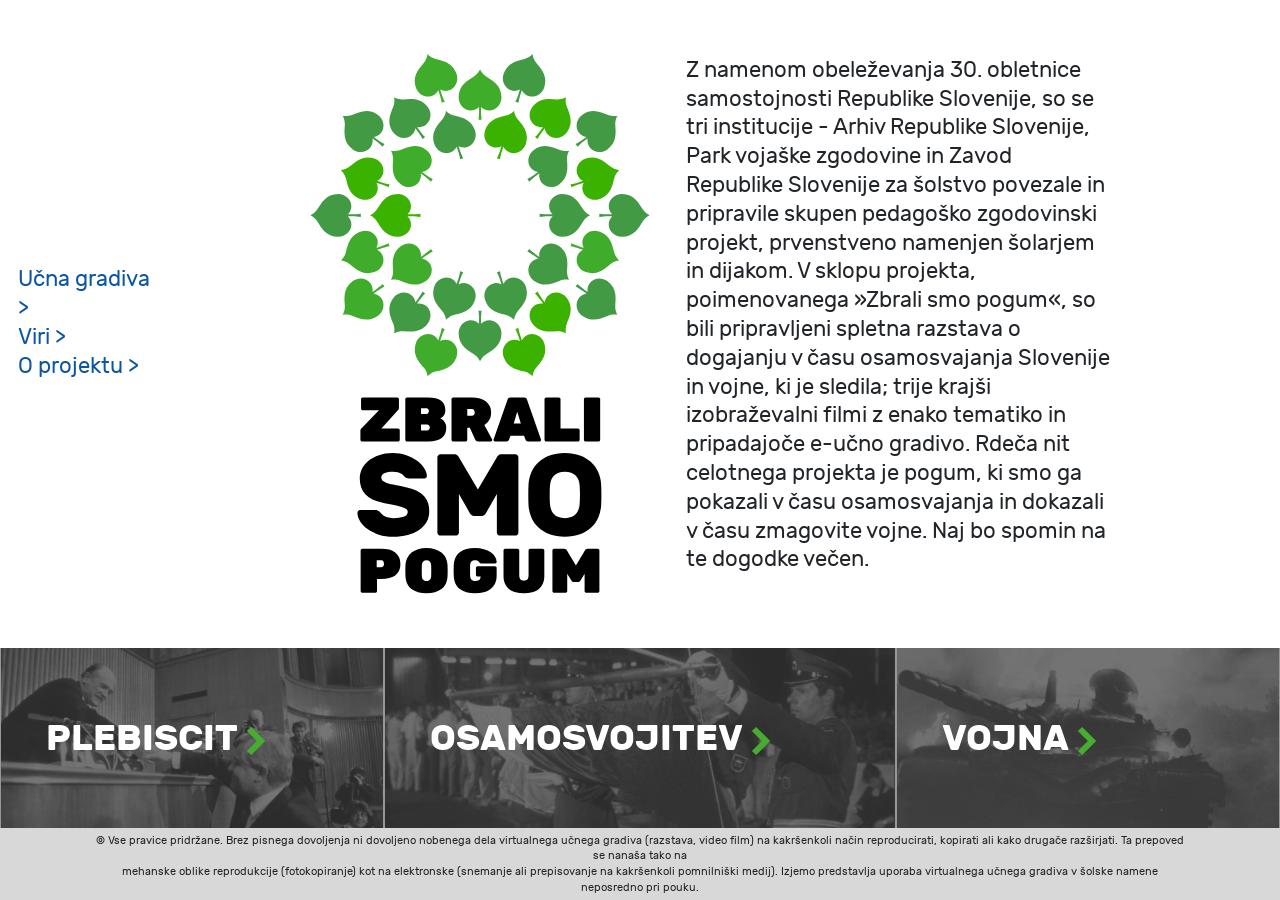
<file: index.html>
<!doctype html>
<html lang="sl">
<head>
    <meta charset="utf-8">
    <meta name="viewport" content="width=device-width, initial-scale=1, shrink-to-fit=no">
    <meta name="description" content="">
    <meta name="author" content="">
    <link rel="icon" href="favicon.ico">
	<!-- Force landscape mode -->
	<link rel="manifest" href="manifest.json">

    <title>Zbrali smo pogum</title>

    <!-- Bootstrap core CSS -->
    <link href="css/bootstrap.min.css" rel="stylesheet">

    <!-- Custom styles for this site -->
    <link href="css/landing.css" rel="stylesheet">
</head>

<body>

<!-- Modal -->
<div class="modal fade" id="about" tabindex="-1" role="dialog" aria-hidden="true">
  <div class="modal-dialog modal-lg" role="document">
    <div class="modal-content">
      <div class="modal-body">
        <div class="close-icon">
		  <span data-dismiss="modal" aria-label="Zapri">
            <img src="img/icon_zapri_siva.svg">
          </span>
		</div>
        <div class="flex-row">
		  <div class="flex-column" style="width:45%;margin-bottom:2rem">
			<a href="https://www.gov.si/drzavni-organi/organi-v-sestavi/arhiv/" target="_blank"><img src="img/logo_MK_arhivSL.png" class="flex-item"></a>
			<a href="https://www.zrss.si/" target="_blank"><img src="img/logo_ZRSS.png" class="flex-item"></a>
			<a href="https://www.parkvojaskezgodovine.si/" target="_blank"><img src="img/logo_PVZ.png" class="flex-item"></a>
		  </div>
		  <div class="flex-item green-line credits-box" style="width:55%;padding:0 2vh">
		    <p>
			  <b>Partnerji</b><br />
			  Arhiv Republike Slovenije, direktor dr. Bojan Cvelfar<br />
			  Zavod Republike Slovenije za šolstvo, direktor dr. Vinko Logaj<br />
			  Park vojaške zgodovine Pivka, direktor mag. Janko Boštjančič
			</p>
			<p>
			  <b>Avtorji</b><br />
			  mag. Alenka Starman Alič, Arhiv Republike Slovenije<br />
			  Ana Čič, Park vojaške zgodovine<br />
			  dr. Vilma Brodnik, Zavod Republike Slovenije za šolstvo
			</p>
			<p>
			  <b>Strokovni sodelavci projekta</b><br />
			  dr. Bojan Cvelfar, Arhiv Republike Slovenije<br />
			  mag. Janko Boštjančič, Park vojaške zgodovine<br />
			  dr. Andrej Brodnik, Fakulteta za matematiko, naravoslovje in informacijske tehnologije, Univerza na Primorskem<br />
			  Gregor Anželj, Gimnazija Bežigrad<br />
			  Peter Požar in Žiga Požar
			</p>
			<p>
			  <b>Avtorice učnega gradiva za osnovno šolo</b><br />
			  Jana Bec, Osnovna šola Prule<br />
			  Bojana Mlinar Podobnik, Osnovna šola Prule<br />
			  Tjaša Petrič, Osnovna šola Koseze
			</p>
			<p>
			  <b>Jezikovni pregled</b><br />
			  Tine Logar
			</p>
			<p>
			  <b>Institucije in drugi zunanji sodelavci</b><br />
			  Urad predsednika Republike Slovenije<br />
			  Predsednik RS Borut Pahor<br />
			  Ministrstvo za obrambo<br />
			  Ministrstvo za zunanje zadeve<br />
			  Ministrstvo za notranje zadeve<br />
			  Državni zbor RS<br />
			  Muzej novejše zgodovine Slovenije<br />
			  Slovenski etnografski muzej<br />
			  Narodni muzej Slovenije<br />
			  RTV Slovenija<br />
			  Narodna univerzitetna knjižnica<br />
			  Pošta Slovenije<br />
			  Skupina Futura<br />
			  Časopisi: Delo, Družina, Primorske novice, Večer<br />
			  Posamezniki: Franco Juri, Tomaž Lavrič (Mladina), Helena Race
			</p>
			<p>
			  <b>Videoprodukcija</b><br />
			  Koprodukcija: RTV Slovenija<br />
			  Izvedbena produkcija: Studio Virc d.o.o.
			</p>
			<p>
			  <b>Oblikovanje</b><br />
			  Matic Leban
			</p>
		  </div>
		</div>
      </div>
    </div>
  </div>
</div>


<!-- Device orientation -->
<div id="device-orientation">
  <center>
	<div id="orientation-box">
	  <p><img src="img/list_desno.svg" style="height:20vh"></p>
	  <p>Ta stran se vidi najbolje, če
	  <br />je naprava obrnjena vodoravno.</p>
	</div>
  </center>
</div>

<!-- Page Content -->
<div class="flex-column h100">

	<!-- Content -->
	<div class="flex-row h72">
		<div class="flex-item w10">
			<a href="gradiva.html">Učna gradiva ></a><br>
			<a href="viri.html">Viri ></a><br>
			<a href="#" data-toggle="modal" data-target="#about">O projektu ></a><br>
		</div>
		<div class="flex-item w40">
			<img src="img/logo_velik.svg" id="logo" class="float-right">
		</div>
		<div class="flex-item w50">
			<p class="w33">
			Z namenom obeleževanja 30. obletnice samostojnosti Republike Slovenije, so se tri institucije - Arhiv Republike Slovenije, Park vojaške zgodovine in Zavod Republike Slovenije za šolstvo povezale in  pripravile skupen pedagoško zgodovinski projekt, prvenstveno namenjen šolarjem in dijakom. V sklopu projekta, poimenovanega »Zbrali smo pogum«, so bili pripravljeni spletna razstava o dogajanju v času osamosvajanja Slovenije in vojne, ki je sledila; trije krajši izobraževalni filmi z enako tematiko in pripadajoče e-učno gradivo. Rdeča nit celotnega projekta je pogum, ki smo ga pokazali v času osamosvajanja in dokazali v času zmagovite vojne. Naj bo spomin na te dogodke večen.</p>
		</div>
	</div>

	<div class="banner flex-row h20">
		<div class="button active flex-item w30" id="plebiscit">
			PLEBISCIT&nbsp;<img src="img/naprej_24.svg">
		</div>
		<div class="button active flex-item w40" id="samostojnost">
			OSAMOSVOJITEV&nbsp;<img src="img/naprej_24.svg">
		</div>
		<div class="button active flex-item w30" id="vojna">
			VOJNA&nbsp;<img src="img/naprej_24.svg">
		</div>
	</div>

	<div class="copyright flex-row h08 w100">
		&copy; Vse pravice pridržane. Brez pisnega dovoljenja ni dovoljeno nobenega dela virtualnega učnega gradiva (razstava, video film) na kakršenkoli način reproducirati, kopirati ali kako drugače razširjati. Ta prepoved se nanaša tako na<br />mehanske oblike reprodukcije (fotokopiranje) kot na elektronske (snemanje ali prepisovanje na kakršenkoli pomnilniški medij). Izjemo predstavlja uporaba virtualnega učnega gradiva v šolske namene neposredno pri pouku.
	</div>

</div>

<!-- Bootstrap core JavaScript -->
<script src="js/jquery.min.js"></script>
<script src="js/popper.min.js"></script>
<script src="js/bootstrap.min.js"></script>

<!-- Custom JavaScript for this site -->
<script>
	$('#plebiscit').click(function(event){
		window.location.href = 'plebiscit.html';
	});

	$('#samostojnost').click(function(event){
		window.location.href = 'samostojnost.html';
	});

	$('#vojna').click(function(event){
		window.location.href = 'vojna.html';
	});
</script>

<!-- Global site tag (gtag.js) - Google Analytics -->
<script async src="https://www.googletagmanager.com/gtag/js?id=G-66REXS9BK3"></script>
<script>
  window.dataLayer = window.dataLayer || [];
  function gtag(){dataLayer.push(arguments);}
  gtag('js', new Date());

  gtag('config', 'G-66REXS9BK3');
</script>

</body>
</html>
</file>
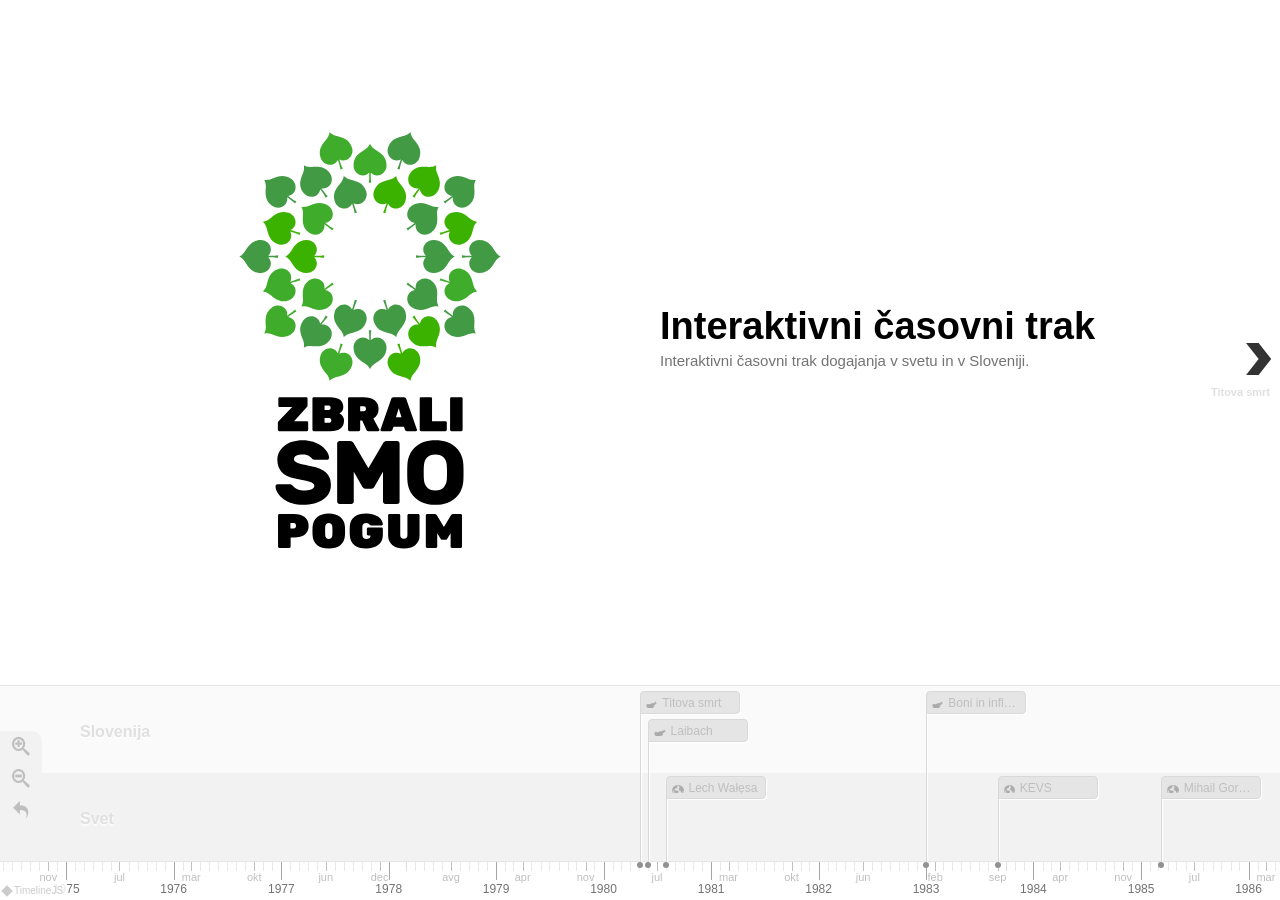
<file: gradiva-trak.html>
<!DOCTYPE html>
<html lang="en">
<head>
    <meta name="viewport" content="width=device-width, initial-scale=1, shrink-to-fit=no">
    <meta name="description" content="">
    <meta name="author" content="">
    <link rel="icon" href="favicon.ico">
	<!-- Force landscape mode -->
	<link rel="manifest" href="manifest.json">

    <title>Zbrali smo pogum</title>

    <!-- Style-->
    <style>
      html, body {
		height: 100%;
		padding: 0px;
		margin: 0px;
      }
    </style>
    <!-- HTML5 shim, for IE6-8 support of HTML elements--><!--[if lt IE 9]>
    <script src="//html5shim.googlecode.com/svn/trunk/html5.js"></script><![endif]-->
</head>

<body>

<div id="timeline-embed">
    <div id="timeline"></div>
</div>

<!-- Timeline.JS 3 CSS -->
<link href="./timeline3/css/timeline.css" rel="stylesheet">
<!-- Timeline.JS 3 JavaScript -->
<script src="./timeline3/js/timeline-min.js"></script>

<script>
	/*
	 *  Timeline.JS embeded interactive timeline
	 *  (does NOT work locally due to CORS when loading JSON file)
	 */
    $(document).ready(function() {
        var embed = document.getElementById('timeline-embed');
        embed.style.height = getComputedStyle(document.body).height;
        window.timeline = new TL.Timeline('timeline-embed', './gradiva/trak.json', {
			scale_factor: 1,
            hash_bookmark: false,
			font: './timeline3/css/fonts/font.rubik.css',
			language: './timeline3/js/locale/sl.json'
        });
        window.addEventListener('resize', function() {
            var embed = document.getElementById('timeline-embed');
            embed.style.height = getComputedStyle(document.body).height;
            timeline.updateDisplay();
        })
    });
</script>

</body>
</html>
</file>
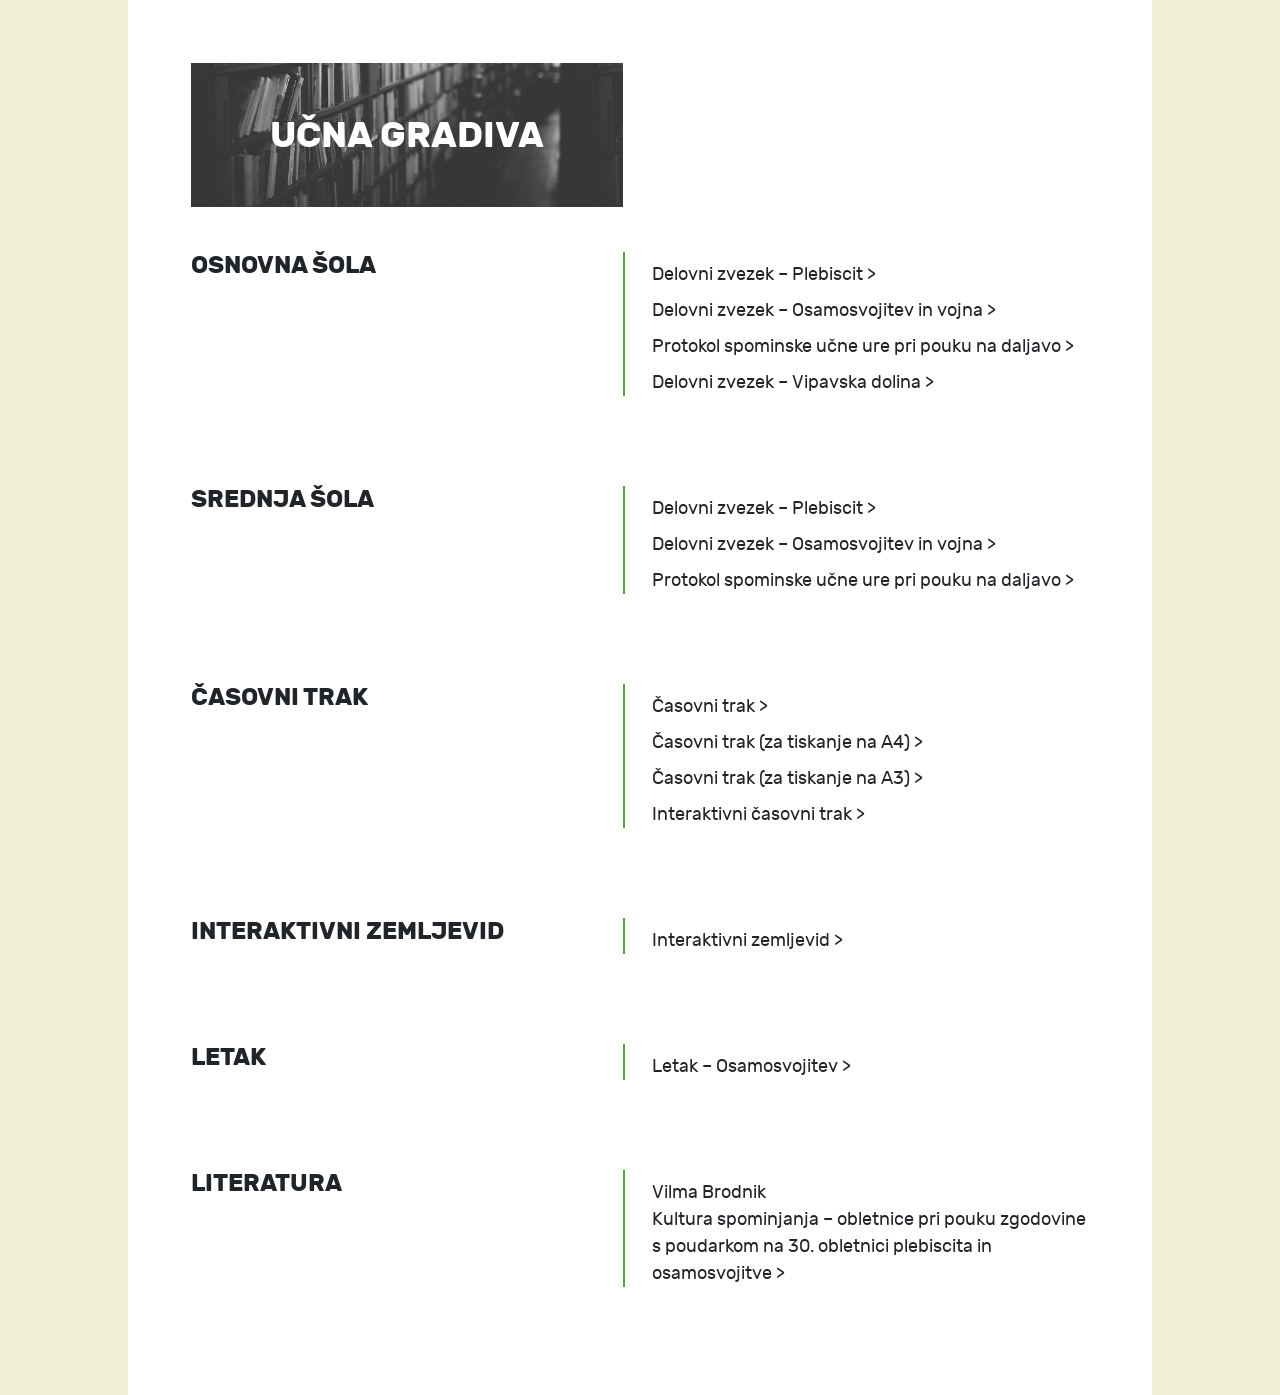
<file: gradiva.html>
<!doctype html>
<html lang="sl">
<head>
    <meta charset="utf-8">
    <meta name="viewport" content="width=device-width, initial-scale=1, shrink-to-fit=no">
    <meta name="description" content="">
    <meta name="author" content="">
    <link rel="icon" href="favicon.ico">
	<!-- Force landscape mode -->
	<link rel="manifest" href="manifest.json">

    <title>Zbrali smo pogum</title>

    <!-- Bootstrap core CSS -->
    <link href="css/bootstrap.min.css" rel="stylesheet">

    <!-- Custom styles for this site -->
    <link href="css/gradiva.css" rel="stylesheet">
</head>

<body id="viri">

	<!-- Device orientation -->
	<div id="device-orientation">
	  <center>
		<div id="orientation-box">
		  <p><img src="img/list_desno.svg" style="height:20vh"></p>
		  <p>Ta stran se vidi najbolje, če
		  <br />je naprava obrnjena vodoravno.</p>
		</div>
	  </center>
	</div>

	<!-- Content -->
	<div class="gradiva_container">
		
		<!---------- UČNA GRADIVA ---------->
		<div class="gradiva_banner" id="gradiva">UČNA GRADIVA</div>
		
		<div class="gradiva_heading">OSNOVNA ŠOLA</div>
		
		<div class="gradiva_column">
			<div class="gradiva_content">
				<div class="gradiva_links">
					<ul>
						<li><a href="gradiva/dz_os79_plebiscit.pdf">Delovni zvezek – Plebiscit</a></li>
						<li><a href="gradiva/dz_os79_osamosvojitev_vojna.pdf">Delovni zvezek – Osamosvojitev in vojna</a></li>
						<li><a href="gradiva/protokol_os79.pdf">Protokol spominske učne ure pri pouku na daljavo</a></li>
						<li><a href="#">Delovni zvezek – Vipavska dolina</a></li>
					</ul>
				</div>
			</div>
		</div>

		<div class="gradiva_heading">SREDNJA ŠOLA</div>
		
		<div class="gradiva_column">
			<div class="gradiva_content">
				<div class="gradiva_links">
					<ul>
						<li><a href="gradiva/dz_gim_ss_plebiscit.pdf">Delovni zvezek – Plebiscit</a></li>
						<li><a href="gradiva/dz_gim_ss_osamosvojitev_vojna.pdf">Delovni zvezek – Osamosvojitev in vojna</a></li>
						<li><a href="gradiva/protokol_gim_ss.pdf">Protokol spominske učne ure pri pouku na daljavo</a></li>
					</ul>
				</div>
			</div>
		</div>

		<div class="gradiva_heading">ČASOVNI TRAK</div>
		
		<div class="gradiva_column">
			<div class="gradiva_content">
				<div class="gradiva_links">
					<ul>
						<li><a href="gradiva/casovni_trak.pdf">Časovni trak</a></li>
						<li><a href="gradiva/casovni_trak_tisk_A4.pdf">Časovni trak (za tiskanje na A4)</a></li>
						<li><a href="gradiva/casovni_trak_tisk_A3.pdf">Časovni trak (za tiskanje na A3)</a></li>
						<li><a href="gradiva-trak.html">Interaktivni časovni trak</a></li>
					</ul>
				</div>
			</div>
		</div>

		<div class="gradiva_heading">INTERAKTIVNI ZEMLJEVID</div>
		
		<div class="gradiva_column">
			<div class="gradiva_content">
				<div class="gradiva_links">
					<ul>
						<li><a href="zemljevid.html">Interaktivni zemljevid</a></li>
					</ul>
				</div>
			</div>
		</div>

		<div class="gradiva_heading">LETAK</div>
		
		<div class="gradiva_column">
			<div class="gradiva_content">
				<div class="gradiva_links">
					<ul>
						<li><a href="gradiva/letak_osamosvojitev.pdf">Letak – Osamosvojitev</a></li>
					</ul>
				</div>
			</div>
		</div>

		<div class="gradiva_heading">LITERATURA</div>
		
		<div class="gradiva_column">
			<div class="gradiva_content">
				<div class="gradiva_links">
					<ul>
						<li><a href="gradiva/clankek_kultura_spominjanja.pdf">Vilma Brodnik<br/>Kultura spominjanja – obletnice pri pouku zgodovine s poudarkom na 30. obletnici plebiscita in osamosvojitve</a></li>
					</ul>
				</div>
			</div>
		</div>

	</div>

<!-- Bootstrap core JavaScript -->
<script src="js/jquery.min.js"></script>
<script src="js/popper.min.js"></script>
<script src="js/bootstrap.min.js"></script>

<!-- Custom JavaScript for this site -->
<script>
</script>

<!-- Global site tag (gtag.js) - Google Analytics -->
<script async src="https://www.googletagmanager.com/gtag/js?id=G-66REXS9BK3"></script>
<script>
  window.dataLayer = window.dataLayer || [];
  function gtag(){dataLayer.push(arguments);}
  gtag('js', new Date());

  gtag('config', 'G-66REXS9BK3');
</script>

</body>
</html>
</file>
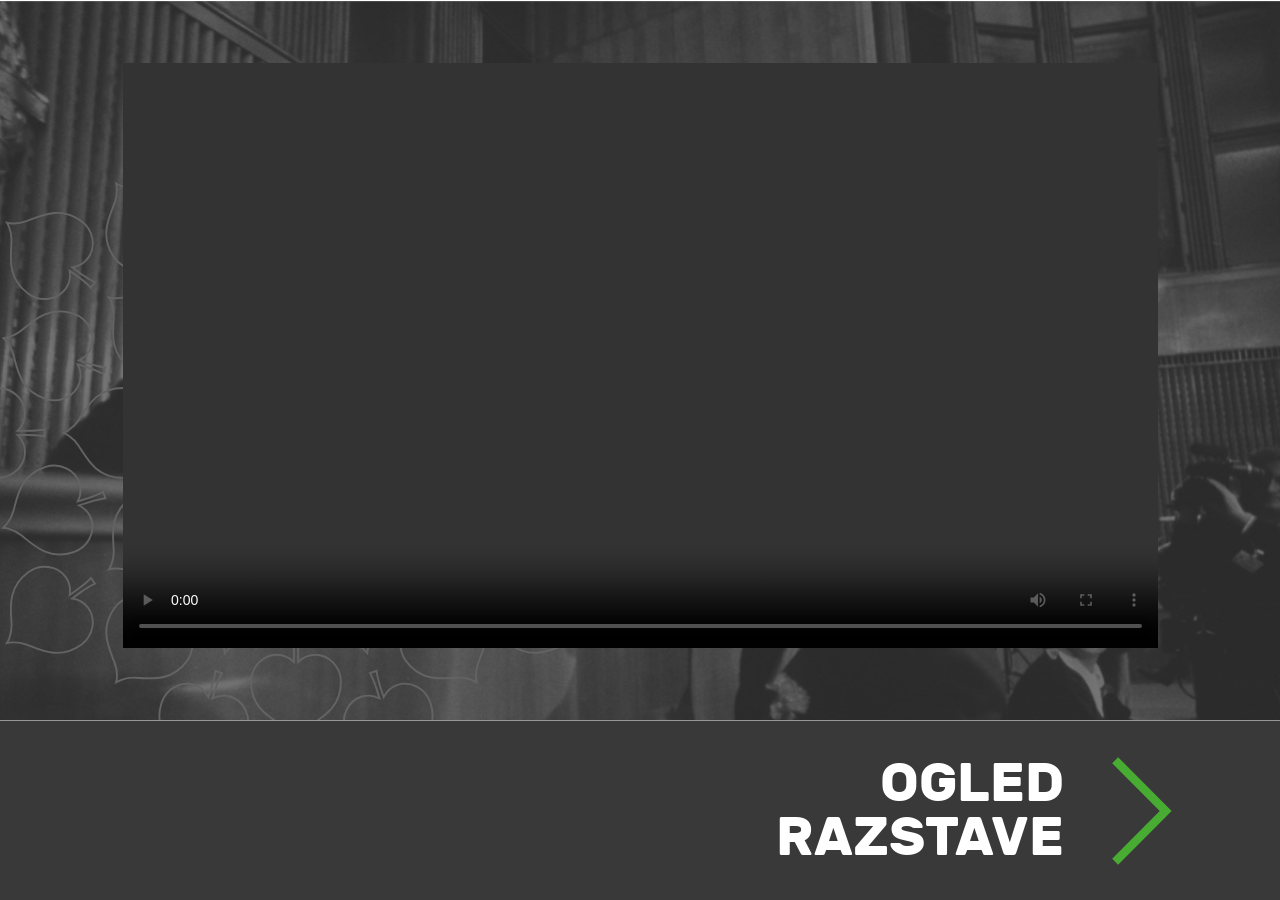
<file: plebiscit.html>
<!doctype html>
<html lang="sl">
<head>
    <meta charset="utf-8">
    <meta name="viewport" content="width=device-width, initial-scale=1, shrink-to-fit=no">
    <meta name="description" content="">
    <meta name="author" content="">
    <link rel="icon" href="favicon.ico">
	<!-- Force landscape mode -->
	<link rel="manifest" href="manifest.json">

    <title>Zbrali smo pogum</title>

    <!-- Bootstrap core CSS -->
    <link href="css/bootstrap.min.css" rel="stylesheet">

    <!-- Custom styles for this site -->
    <link href="css/landing.css" rel="stylesheet">
</head>

<body id="plebiscit">

	<!-- Device orientation -->
    <div id="device-orientation">
	  <center>
	    <div id="orientation-box">
	      <p><img src="img/list_desno.svg" style="height:20vh"></p>
	      <p>Ta stran se vidi najbolje, če
		  <br />je naprava obrnjena vodoravno.</p>
	    </div>
	  </center>
	</div>

	<!-- Content -->
	<div class="video">

	  <div style="text-align:center;padding-top:7vh;">
		<video class="intro-video" controls>
		  <source src="https://video.arnes.si/portal/video/api/asset/R2QZtO5P5Rc9EVkMdkHW2Uhv/play.mp4
	" type="video/mp4">
		  Brskalnik ne podpira oznake video.
		</video>
		<!--
		<br />
		<div class="btn-group btn-group-sm" role="group" aria-label="Ločljivost">
		  <button id="sd" type="button" class="btn button-on">SD</button>
		  <button id="hd" type="button" class="btn button-off">HD</button>
		</div>
		//-->
	  </div>
	</div>

	<div id="banner">
		<img src="img/naprej.svg" id="start" class="float-right">
		OGLED<br />RAZSTAVE
	</div>


<!-- Bootstrap core JavaScript -->
<script src="js/jquery.min.js"></script>
<script src="js/popper.min.js"></script>
<script src="js/bootstrap.min.js"></script>

<!-- Custom JavaScript for this site -->
<script>
/*
    $('#sd').click(function(event){
		$('#sd').toggleClass('button-on');
		$('#sd').toggleClass('button-off');
		$('#hd').toggleClass('button-on');
		$('#hd').toggleClass('button-off');
		$('#video source').attr('src', 'https://video.arnes.si/portal/video/api/asset/eNYpgESWMmC8GRdmX3VjjJEq/play.mp4');
		$('video')[0].load();
	});

    $('#hd').click(function(event){
		$('#sd').toggleClass('button-on');
		$('#sd').toggleClass('button-off');
		$('#hd').toggleClass('button-on');
		$('#hd').toggleClass('button-off');
		$('#video source').attr('src', 'https://video.arnes.si/portal/video/api/asset/R2QZtO5P5Rc9EVkMdkHW2Uhv/play.mp4');
		$('video')[0].load();
	});
*/

	$('#banner').click(function(event){
		window.location.href = 'plebiscit1.html';
	});
</script>

<!-- Global site tag (gtag.js) - Google Analytics -->
<script async src="https://www.googletagmanager.com/gtag/js?id=G-66REXS9BK3"></script>
<script>
  window.dataLayer = window.dataLayer || [];
  function gtag(){dataLayer.push(arguments);}
  gtag('js', new Date());

  gtag('config', 'G-66REXS9BK3');
</script>

</body>
</html>
</file>
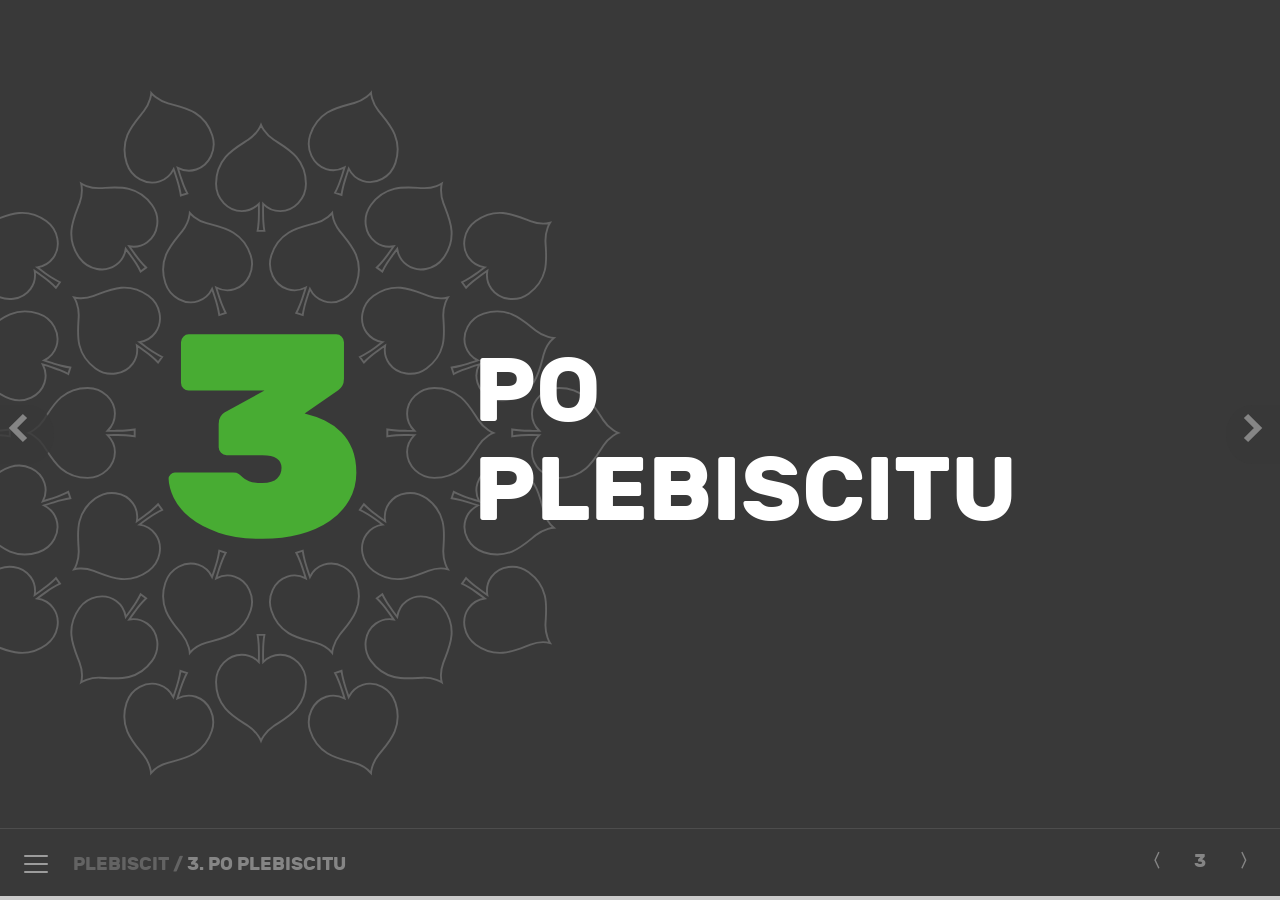
<file: plebiscit3.html>
<!doctype html>
<html lang="sl">
<head>
    <meta charset="utf-8">
    <meta name="viewport" content="width=device-width, initial-scale=1, shrink-to-fit=no">
    <meta name="description" content="">
    <meta name="author" content="">
    <link rel="icon" href="favicon.ico">
	<!-- Force landscape mode -->
	<link rel="manifest" href="manifest.json">

    <title>Zbrali smo pogum</title>

    <!-- Bootstrap core CSS -->
    <link href="css/bootstrap.min.css" rel="stylesheet">

    <!-- Slick Carousel CSS -->
    <link href="css/slick.css" rel="stylesheet">
    <link href="css/slick-theme.css" rel="stylesheet">

	<!-- FancyBox 3 CSS -->
    <link href="css/jquery.fancybox.min.css" rel="stylesheet">
	<!-- FancyBox 3 customizations -->
    <link href="css/fancybox.css" rel="stylesheet">

    <!-- Custom styles for this site -->
    <link href="css/landing.css" rel="stylesheet">
    <link href="css/navbar.css" rel="stylesheet">
    <link href="css/elements.css" rel="stylesheet">
    <link href="css/style.css" rel="stylesheet">
</head>

<body>

	<!-- Modal -->
	<div class="modal fade" id="about" tabindex="-1" role="dialog" aria-hidden="true">
	  <div class="modal-dialog modal-lg" role="document">
		<div class="modal-content">
		  <div class="modal-body">
			<div class="close-icon">
			  <span data-dismiss="modal" aria-label="Zapri">
				<img src="img/icon_zapri_siva.svg">
			  </span>
			</div>
			<div class="flex-row">
			  <div class="flex-column" style="width:45%;margin-bottom:2rem">
				<a href="https://www.gov.si/drzavni-organi/organi-v-sestavi/arhiv/" target="_blank"><img src="img/logo_MK_arhivSL.png" class="flex-item"></a>
				<a href="https://www.zrss.si/" target="_blank"><img src="img/logo_ZRSS.png" class="flex-item"></a>
				<a href="https://www.parkvojaskezgodovine.si/" target="_blank"><img src="img/logo_PVZ.png" class="flex-item"></a>
			  </div>
			  <div class="flex-item green-line credits-box" style="width:55%;padding:0 2vh">
				<p>
				  <b>Partnerji</b><br />
				  Arhiv Republike Slovenije, direktor dr. Bojan Cvelfar<br />
				  Zavod Republike Slovenije za šolstvo, direktor dr. Vinko Logaj<br />
				  Park vojaške zgodovine Pivka, direktor mag. Janko Boštjančič
				</p>
				<p>
				  <b>Avtorji</b><br />
				  mag. Alenka Starman Alič, Arhiv Republike Slovenije<br />
				  Ana Čič, Park vojaške zgodovine<br />
				  dr. Vilma Brodnik, Zavod Republike Slovenije za šolstvo
				</p>
				<p>
				  <b>Strokovni sodelavci projekta</b><br />
				  dr. Bojan Cvelfar, Arhiv Republike Slovenije<br />
				  mag. Janko Boštjančič, Park vojaške zgodovine<br />
				  dr. Andrej Brodnik, Fakulteta za matematiko, naravoslovje in informacijske tehnologije, Univerza na Primorskem<br />
				  Gregor Anželj, Gimnazija Bežigrad<br />
				  Peter Požar in Žiga Požar
				</p>
				<p>
				  <b>Avtorice učnega gradiva za osnovno šolo</b><br />
				  Jana Bec, Osnovna šola Prule<br />
				  Bojana Mlinar Podobnik, Osnovna šola Prule<br />
				  Tjaša Petrič, Osnovna šola Koseze
				</p>
				<p>
				  <b>Jezikovni pregled</b><br />
				  Tine Logar
				</p>
				<p>
				  <b>Institucije in drugi zunanji sodelavci</b><br />
				  Urad predsednika Republike Slovenije<br />
				  Predsednik RS Borut Pahor<br />
				  Ministrstvo za obrambo<br />
				  Ministrstvo za zunanje zadeve<br />
				  Ministrstvo za notranje zadeve<br />
				  Državni zbor RS<br />
				  Muzej novejše zgodovine Slovenije<br />
				  Slovenski etnografski muzej<br />
				  Narodni muzej Slovenije<br />
				  RTV Slovenija<br />
				  Narodna univerzitetna knjižnica<br />
				  Pošta Slovenije<br />
				  Skupina Futura<br />
				  Časopisi: Delo, Družina, Primorske novice, Večer<br />
				  Posamezniki: Franco Juri, Tomaž Lavrič (Mladina), Helena Race
				</p>
				<p>
				  <b>Videoprodukcija</b><br />
				  Koprodukcija: RTV Slovenija<br />
				  Izvedbena produkcija: Studio Virc d.o.o.
				</p>
				<p>
				  <b>Oblikovanje</b><br />
				  Matic Leban
				</p>
			  </div>
			</div>
		  </div>
		</div>
	  </div>
	</div>

	<!-- Copyright -->
	<div class="modal fade" id="copyright" tabindex="-1" role="dialog" aria-hidden="true">
		<div class="modal-dialog" role="document">
			<div class="modal-content">
				<div class="modal-body text-level1">
					<div class="close-icon">
					  <span data-dismiss="modal" aria-label="Zapri">
						<img src="img/icon_zapri_siva.svg">
					  </span>
					</div>
					<p><b><span class="green">Obvestilo o avtorskih pravicah</b></p>
					<p>Vse pravice pridržane. Brez pisnega dovoljenja ni dovoljeno nobenega dela virtualnega učnega gradiva (razstava, video film) na kakršenkoli način reproducirati, kopirati ali kako drugače razširjati. Ta prepoved se nanaša tako na mehanske oblike reprodukcije (fotokopiranje) kot na elektronske (snemanje ali prepisovanje na kakršenkoli pomnilniški medij). Izjemo predstavlja uporaba virtualnega učnega gradiva v šolske namene neposredno pri pouku.</p>
				</div>
			</div>
		</div>
	</div>


    <nav class="br navbar navbar-dark fixed-top">
      <a class="navbar-brand" href="index.html">
	    <img id="logo" src="img/logo_menu.svg">
	  </a>
	  <button class="navbar-toggler" type="button" data-toggle="collapse" data-target="#navbarToggleMenu" aria-controls="navbarToggleMenu" aria-expanded="false" aria-label="Toggle navigation">
	    <div class="navbar-title">3. PO PLEBISCITU</div>
        <span id="navbar-hamburger" class="navbar-toggler-icon"></span>
        <span id="navbar-cheeseburger" class="hidden" style="padding-top:0.1rem;">&#x2573;</span>
      </button>
    </nav>

    <!-- Navbar toggle menu -->
	<div id="navbarToggleMenu" class="br text-light hidden">
	  <table>
	    <tr>
		  <td id="plebiscit-menu" style="width:75vh"><center>PLEBISCIT</center></td>
		  <td rowspan="4" valign="top" style="height:100vh;padding:0">
		    <div style="height:100vh;overflow-y:scroll;overflow:-moz-scrollbars-vertical;">
		      <!-- Mobile menu: Plebiscit -->
			  <table border="0" id="plebiscit-menu-m">
				<tr>
				  <td class="menu" style="height:25vh" onclick="window.location='plebiscit.html'">
					<center style="font-size:1rem">Ogled filma</center>
				  </td>
				</tr>
				<tr>
				  <td class="menu" style="height:25vh" onclick="window.location='plebiscit1.html'">
					<div class="item-number-m">1</div>
					<div class="item-label-m">PRED<br />PLEBISCITOM</div>
				  </td>
				</tr>
				<tr>
				  <td class="menu" style="height:25vh" onclick="window.location='plebiscit2.html'">
					<div class="item-number-m">2</div>
					<div class="item-label-m">DAN<br />PLEBISCITA</div>
				  </td>
				</tr>
				<tr>
				  <td class="menu active" style="height:25vh">
					<div class="item-number-m">3</div>
					<div class="item-label-m">PO<br />PLEBISCITU</div>
				  </td>
				</tr>
				<tr>
				  <td class="menu active content" style="height:50vh">
					<div class="item-content-m" style="font-size:1rem">
					  Slavili smo zgodovinski uspeh:<br />
					  &mdash; <a href="#plebiscit31" onclick="hideToggleMenu()">Dokumenti</a><br />
					  &mdash; <a href="#plebiscit32" onclick="hideToggleMenu()">Multimedijsko gradivo</a><br />
					  &mdash; <a href="#plebiscit33" onclick="hideToggleMenu()">Numizmatika</a><br />
					  &mdash; <a href="#plebiscit34" onclick="hideToggleMenu()">Za vedoželjnejše</a><br />
					</div>
				  </td>
				</tr>
			  </table>
		      <!-- Mobile menu: Osamosvojitev -->
			  <table border="0" id="samostojnost-menu-m" class="hidden">
				<tr>
				  <td class="menu" style="height:25vh" onclick="window.location='samostojnost.html'">
					<center style="font-size:1rem">Ogled filma</center>
				  </td>
				</tr>
				<tr>
				  <td class="menu" style="height:25vh" onclick="window.location='samostojnost1.html'">
					<div class="item-number-m">4</div>
					<div class="item-label-m">80. LETA V<br />JUGOSLAVIJI</div>
				  </td>
				</tr>
				<tr>
				  <td class="menu" style="height:25vh" onclick="window.location='samostojnost2.html'">
					<div class="item-number-m">5</div>
					<div class="item-label-m">PROCESI<br />DEMOKRATIZACIJE</div>
				  </td>
				</tr>
				<tr>
				  <td class="menu" style="height:25vh" onclick="window.location='samostojnost3.html'">
					<div class="item-number-m">6</div>
					<div class="item-label-m">RAZGLASITEV<br />SAMOSTOJNOSTI</div>
				  </td>
				</tr>
				<tr>
				  <td class="menu" style="height:25vh" onclick="window.location='samostojnost4.html'">
					<div class="item-number-m">7</div>
					<div class="item-label-m">VARNOSTNI<br />VIDIKI</div>
				  </td>
				</tr>
			  </table>
		      <!-- Mobile menu: Vojna -->
			  <table border="0" id="vojna-menu-m" class="hidden">
				<tr>
				  <td class="menu" style="height:25vh" onclick="window.location='vojna.html'">
					<center style="font-size:1rem">Ogled filma</center>
				  </td>
				</tr>
				<tr>
				  <td class="menu" style="height:25vh" onclick="window.location='vojna1.html'">
					<div class="item-number-m">8</div>
					<div class="item-label-m">DAN<br />PREJ</div>
				  </td>
				</tr>
				<tr>
				  <td class="menu" style="height:25vh" onclick="window.location='vojna2.html'">
					<div class="item-number-m">9</div>
					<div class="item-label-m">SPOPADI</div>
				  </td>
				</tr>
				<tr>
				  <td class="menu" style="height:25vh" onclick="window.location='vojna3.html'">
					<div class="item-number-m">10</div>
					<div class="item-label-m">KONEC<br />VOJNE</div>
				  </td>
				</tr>
			  </table>
		      <!-- Mobile menu: Osnovni meni -->
			  <table border="0" width="100%" id="osnovni-menu-m" class="hidden" style="height:100vh">
				<tr>
				  <td width="40%" class="menu-main-column">
					<img src="img/logo_menu.svg" style="width:100%;padding:10px">
				  </td>
				  <td class="menu-main-column">
					<div class="menu-items" style="width:100%;font-size:1rem;line-height:1.5rem;">
					  <a href="index.html">Vstopna stran</a><br />
					  <a href="gradiva.html">Učna gradiva</a><br />
					  <a href="viri.html">Viri</a><br />
					  <a href="#" data-toggle="modal" data-target="#about">O projektu</a><br />
					  <a href="#" data-toggle="modal" data-target="#copyright">Avtorske pravice</a><br />
					</div>
				  </td>
				</tr>
			  </table>
			</div>
		  </td>
		</tr>
	    <tr>
		  <td id="samostojnost-menu" style="width:75vh" class="disabled"><center>OSAMOSVOJITEV</center></td>
		</tr>
	    <tr>
		  <td id="vojna-menu" style="width:75vh" class="disabled"><center>VOJNA</center></td>
		</tr>
	    <tr>
		  <td id="osnovni-menu" style="width:75vh" class="disabled"><center>OSNOVNI MENI</center></td>
		</tr>
	  </table>
	</div>

    <!-- Navbar bottom menu -->
	<div id="navbarBottomMenu" class="br text-light hidden">
	  <table>
	    <tr>
		  <td width="16%" rowspan="8" valign="top" class="menu-main-column">
		    <img src="img/logo_menu.svg" width="60%">
			<div class="menu-items" style="padding-left:1.3em;padding-top:1.3em">
			  <a href="index.html">Vstopna stran</a><br />
			  <a href="gradiva.html">Učna gradiva</a><br />
			  <a href="viri.html">Viri</a><br />
			  <a href="#" data-toggle="modal" data-target="#about">O projektu</a><br />
			  <a href="#" data-toggle="modal" data-target="#copyright">Avtorske pravice</a><br />
			</div>
		  </td>
		  <td width="28%" height="12.5%" id="plebiscit" class="bl"><center>PLEBISCIT</center></td>
		  <td width="28%" height="12.5%" id="samostojnost" class="disabled bl"><center>OSAMOSVOJITEV</center></td>
		  <td width="28%" height="12.5%" id="vojna" class="disabled bl"><center>VOJNA</center></td>
		</tr>
		<tr>
		  <td width="28%" height="12.5%" class="menu bl" onclick="window.location='plebiscit.html'">
		    <center>Ogled filma</center>
		  </td>
		  <td width="28%" height="12.5%" class="menu bl" onclick="window.location='samostojnost.html'">
		    <center>Ogled filma</center>
		  </td>
		  <td width="28%" height="12.5%" class="menu bl" onclick="window.location='vojna.html'">
		    <center>Ogled filma</center>
		  </td>
		</tr>
		<tr>
		  <td width="28%" height="12.5%" class="menu bl" onclick="window.location='plebiscit1.html'">
		    <div class="item-number">1</div>
			<div class="item-label">PRED<br />PLEBISCITOM</div>
		  </td>
		  <td width="28%" height="12.5%" class="menu bl" onclick="window.location='samostojnost1.html'">
		    <div class="item-number">4</div>
			<div class="item-label">80. LETA V<br />JUGOSLAVIJI</div>
		  </td>
		  <td width="28%" height="12.5%" class="menu bl" onclick="window.location='vojna1.html'">
		    <div class="item-number">8</div>
			<div class="item-label">DAN<br />PREJ</div>
		  </td>
		</tr>
		<tr>
		  <td width="28%" height="12.5%" class="menu bl" onclick="window.location='plebiscit2.html'">
		    <div class="item-number">2</div>
			<div class="item-label">DAN<br />PLEBISCITA</div>
		  </td>
		  <td width="28%" height="12.5%" class="menu bl" onclick="window.location='samostojnost2.html'">
		    <div class="item-number">5</div>
			<div class="item-label">PROCESI<br />DEMOKRATIZACIJE</div>
		  </td>
		  <td width="28%" height="12.5%" class="menu bl" onclick="window.location='vojna2.html'">
		    <div class="item-number">9</div>
			<div class="item-label">SPOPADI</div>
		  </td>
		</tr>
		<tr>
		  <td width="28%" height="12.5%" class="menu active bl">
		    <div class="item-number">3</div>
			<div class="item-label">PO<br />PLEBISCITU</div>
		  </td>
		  <td width="28%" height="12.5%" class="menu bl" onclick="window.location='samostojnost3.html'">
		    <div class="item-number">6</div>
			<div class="item-label">RAZGLASITEV<br />SAMOSTOJNOSTI</div>
		  </td>
		  <td width="28%" height="12.5%" class="menu bl" onclick="window.location='vojna3.html'">
		    <div class="item-number">10</div>
			<div class="item-label">KONEC<br />VOJNE</div>
		  </td>
		</tr>
		<tr>
		  <td width="28%" height="12.5%" rowspan="2" class="menu active content bl">
		    <div class="item-content">
			  Slavili smo zgodovinski uspeh:<br />
			  &mdash; <a href="#plebiscit31" onclick="hideBottomMenu()">Dokumenti</a><br />
			  &mdash; <a href="#plebiscit32" onclick="hideBottomMenu()">Multimedijsko gradivo</a><br />
			  &mdash; <a href="#plebiscit33" onclick="hideBottomMenu()">Numizmatika</a><br />
			  &mdash; <a href="#plebiscit34" onclick="hideBottomMenu()">Za vedoželjnejše</a><br />
			</div>
		  </td>
		  <td width="28%" height="12.5%" class="menu bl" onclick="window.location='samostojnost4.html'">
		    <div class="item-number">7</div>
			<div class="item-label">VARNOSTNI<br />VIDIKI</div>
		  </td>
		  <td width="28%" height="12.5%" class="bl"></td>
		</tr>
		<tr>
		  <td width="28%" height="12.5%" class="bl"></td>
		  <td width="28%" height="12.5%" class="bl"></td>
		</tr>
		<tr>
		  <td width="28%" height="12.5%" class="bl"></td>
		  <td width="28%" height="12.5%" class="bl"></td>
		  <td width="28%" height="12.5%" class="bl"></td>
		</tr>
	  </table>
    </div>

	<!-- Previous and next buttons -->
	<div class="nav-prev-btn" id="navPrevBtn">
		<svg width="20px" height="30px" viewBox="0 0 20 30" version="1.1" xmlns="http://www.w3.org/2000/svg" xmlns:xlink="http://www.w3.org/1999/xlink">
			<g stroke="none" stroke-width="1" fill="none" fill-rule="evenodd">
				<g id="nazaj_24" transform="translate(-19, -103)" stroke="#858585" stroke-width="6">
					<polyline id="nazaj_24" transform="translate(30, 118) rotate(-180) translate(-30, -118)" points="24 106 36 118 24 130"></polyline>
				</g>
			</g>
		</svg>
	</div>
	<div class="nav-next-btn" id="navNextBtn">
		<center>
		<svg width="20px" height="30px" viewBox="0 0 20 30" version="1.1" xmlns="http://www.w3.org/2000/svg" xmlns:xlink="http://www.w3.org/1999/xlink">
			<g stroke="none" stroke-width="1" fill="none" fill-rule="evenodd">
				<g id="naprej_24" transform="translate(-204, -729)" stroke="#858585" stroke-width="6">
					<polyline id="naprej_24" points="207 732 219 744 207 756"></polyline>
				</g>
			</g>
		</svg>
		</center>
	</div>


	<!-- Device orientation -->
    <div id="device-orientation">
	  <center>
	    <div id="orientation-box">
	      <p><img src="img/list_desno.svg" style="height:20vh"></p>
	      <p>Ta stran se vidi najbolje, če
		  <br />je naprava obrnjena vodoravno.</p>
	    </div>
	  </center>
	</div>

	<!-- Loading box -->
    <div id="content-loading">
	  <center>
	    <div id="loading-box">
	      <img src="img/nalaganje_opt.gif">
	      <br />Nalaganje v teku ...
	    </div>
	  </center>
	</div>

	<!-- Main page content -->
    <div class="main-content">

		<div class="heading-box heading-bg">
		  <div class="heading-number">3</div>
		  <div class="heading-title">PO<br />PLEBISCITU</div>
		  <div class="scroll-indicator">
		    <img src="img/scroll_indicator2.png">
		  </div>
		</div>

		<!------------------------------
		//  PART 1
		//----------------------------->
		<div class="cover-box rel pointer" id="plebiscit31"><!-- MUST use "rel" -->
		  <div class="heading-last-diagonal wd"></div>
		  <div class="cover-box-title">
			<div class="frame">
			  SLAVILI SMO<br /><span class="green">ZGODOVINSKI<br />USPEH</span>
			</div>
		  </div>
		  <div class="intro-first-diagonal wd"></div>
		</div>

		<div class="intro-box" style="width:85vh;margin-left:-1px">
		  <div class="h20 flex-row">
		    <div class="intro-title">Z razglasitvijo uradnih rezultatov smo slavili zgodovinski uspeh vsega slovenskega naroda</div>
		  </div>
		  <div class="h60 flex-row">
		    <div class="intro-content">
		    Plebiscitni dan je minil v znamenju slavja, še posebej po 19.00 uri, ko so se zaprla volišča. Po vsej Sloveniji je prevladovalo evforično vzdušje. 26. decembra je bil v Skupščini RS rezultat plebiscita slovesno razglašen. Rezultat je bil prepričljiv, saj je na plebiscitno vprašanje z DA odgovorilo kar 88,5 % vseh volivcev. Čestitke za sprejem tako pomembne odločitve so prihajale z vsega sveta. Po slavju je bila potrebna analiza trenutnega stanja, večina ljudi pa se je zavedala, da jih pred izpolnitvijo plebiscitnega cilja čakajo zahtevne naloge. Gospodarsko razpadanje zvezne države je narekovalo čim prejšnjo zaščito gospodarstva in usposobitev lastnega gospodarskega reda. Na osnovi plebiscitne odločitve je Republika Slovenija skoraj natanko 6 mesecev kasneje razglasila svojo neodvisnost. 
			</div>
		  </div>
		</div>

		<div class="content-box">
		  <div class="blue-last-diagonal wd"></div>
		  <div class="content-box-inner ml4">
		    <img src="thumb/13/docs1/odlocitev.jpg" class="h60">
		  </div>
		</div>

		<div class="content-box ml8 mr8 pointer" id="docs1_porocilo">
		  <div class="h86 mb-auto">
		    <img src="thumb/13/docs1/uradno1.jpg" class="h86">
		  </div>
		  <div class="h86 mb-auto ml2">
		    <img src="thumb/13/docs1/uradno2.jpg" class="h86">
		  </div>
		  <div class="content-box-inner flex-column-space ml1rem">
		    <div class="side-note w40">
		    Poročilo Republiške volilne komisije o izidu glasovanja na plebiscitu dne 23. 12. 1990.
		    </div>
		    <div class="blue-note w80 mb4" style="margin-left:-3.5rem">
		    - na vprašanje »Ali naj Republika Slovenija postane samostojna in neodvisna država« je z DA odgovorilo 1.289.369 volilcev (88,5%).<br />
			- na vprašanje »Ali naj Republika Slovenija postane samostojna in neodvisna država« je z NE odgovorilo 57.800 volilcev (4,0%).<br />
			- ker iz oddane glasovnice ni bilo moč ugotoviti volje volilcev, je bilo neveljavnih 12.412 glasovnic (0,9%)
		    </div>
		  </div>
		</div>

		<div class="content-box">
	      <div class="flex-column img-vertical-scroll w25 pointer" id="docs1_obcine">
			<img src="thumb/13/docs1/obcine1.jpg" width="100%" class="p2">
			<img src="thumb/13/docs1/obcine2.jpg" width="100%" class="p2">
			<img src="thumb/13/docs1/obcine3.jpg" width="100%" class="p2">
			<img src="thumb/13/docs1/obcine4.jpg" width="100%" class="p2">
		  </div>
	      <div class="flex-column w30">
		    <div class="full-note">
			  <div class="frame">
			  Udeležba in rezultati glasovanja po občinah.
			  </div>
			</div>
		  </div>
		</div>

		<div class="content-box ml4 mr8">
	      <div class="flex-column img-vertical-scroll w25 pointer" id="docs1_aktivnosti">
			<img src="thumb/13/docs1/aktivnosti1.jpg" width="100%" class="p2">
			<img src="thumb/13/docs1/aktivnosti2.jpg" width="100%" class="p2">
			<img src="thumb/13/docs1/aktivnosti3.jpg" width="100%" class="p2">
		  </div>
	      <div class="flex-column w30">
		    <div class="full-note">
			  <div class="frame">
		      Program aktivnosti za izvedbo plebiscitnih ciljev.
			  </div>
			</div>
		  </div>
		</div>

		<div class="content-box">
		  <div class="content-box-inner gallery-2rows-zigzag h80 flex-zigzag pointer" style="width:100vh" id="docs1_cestitke">
			<div class="gallery-zigzag-item">
			  <img src="thumb/13/cestitke/18.jpg" class="p2">
			</div>
			<div class="gallery-zigzag-item">
			  <img src="thumb/13/cestitke/13.jpg" class="p2">
			</div>
			<div class="gallery-zigzag-item zigzag-offset-top">
			  <img src="thumb/13/cestitke/04.jpg" class="p2">
			</div>
			<div class="gallery-zigzag-item">
			  <img src="thumb/13/cestitke/11.jpg" class="p2">
			</div>
			<div class="gallery-zigzag-item">
			  <img src="thumb/13/cestitke/01.jpg" class="p2">
			</div>
			<div class="gallery-zigzag-item">
			  <img src="thumb/13/cestitke/08.jpg" class="p2">
			</div>
			<div class="gallery-zigzag-item zigzag-offset-top">
			  <img src="thumb/13/cestitke/16.jpg" class="p2">
			</div>
			<div class="gallery-zigzag-item">
			  <img src="thumb/13/cestitke/02a.jpg" class="p2">
			</div>
			<div class="gallery-zigzag-item">
			  <img src="thumb/13/cestitke/03.jpg" class="p2">
			</div>
			<div class="gallery-zigzag-item">
			  <img src="thumb/13/cestitke/12.jpg" class="p2">
			</div>
		  </div>
	      <div class="flex-column w25 ml1rem mr8">
		    <div class="content-box-inner flex-column">
			  <div class="side-note w25 mb-auto">
			  Čestitke ob plebiscitu.
			  </div>
			</div>
		  </div>
		</div>

		<div class="content-box mr4">
	      <div class="flex-column img-vertical-scroll w25 pointer" id="docs1_zahvala">
			<img src="thumb/13/docs1/zahvala1.jpg" width="100%" class="p2">
			<img src="thumb/13/docs1/zahvala2.jpg" width="100%" class="p2">
		  </div>
	      <div class="flex-column w30">
		    <div class="full-note">
			  <div class="frame">
			  Zahvala za sodelovanje pri podpisni akciji ob slovenskem plebiscitu.
			  </div>
			</div>
		  </div>
		</div>

		<!------------------------------
		//  PART 2
		//----------------------------->
		<div class="content-box">
		  <div class="blue-first-diagonal wd"></div>
		</div>
		<div class="blue-box w40" id="part32" style="margin-left:-1px">
		  <div class="flex-column">
		    <div class="intro-title">
			  Multimedijsko gradivo
			</div>
		  </div>
		</div>
		<div class="content-box">
		  <div class="blue-last-diagonal wd"></div>
		</div>

		<div class="content-box ml8 mr8">
		  <div class="content-box-inner h60">
			<img src="img/video_ozadje.svg" class="crt pointer" id="video_izidi">
		    <div class="bottom-note w60">
		      Neuradni izidi Republiške volilne komisije dne 24. 12. 1990.
		    </div>
		  </div>
		</div>

		<div class="content-box">
		  <div class="gray-first-diagonal wd"></div>
		</div>
		<div class="news-box" style="margin-left:-1px">
		  <div class="flex-column">
			<div class="news-title float-right">
			ODMEVI V<br />ČASOPISJU
			</div>
		  </div>
	      <div class="flex-row ml8 mr8" id="news32">
		    <div class="news-column news_up img-vertical-scroll w40 pointer" id="news32_1">
			  <img src="thumb/13/news2/01.jpg" class="p2">
			  <img src="thumb/13/news2/02.jpg" class="p2">
			  <img src="thumb/13/news2/03.jpg" class="p2">
			  <img src="thumb/13/news2/04.jpg" class="p2">
			  <img src="thumb/13/news2/05.jpg" class="p2">
			  <img src="thumb/13/news2/06.jpg" class="p2">
			  <img src="thumb/13/news2/07.jpg" class="p2">
			  <img src="thumb/13/news2/08.jpg" class="p2">
		    </div>
		  </div>
		</div>
		<div class="content-box">
		  <div class="gray-last-diagonal wd"></div>
		</div>

		<div class="content-box ml8 mr8">
		  <div class="content-box-inner h60">
			<img src="img/video_ozadje.svg" class="crt pointer" id="video_slavje">
		    <div class="bottom-note w60">
		      Večerno slavje na ulicah.
		    </div>
		  </div>
		</div>

		<div class="content-box" id="photo2_galerija1">
		  <div class="h80">
		    <img src="thumb/13/photo2/1/11-6.jpg" class="h80 p2 pointer photo2_1">
		  </div>
		  <div class="gallery-3rows h80 flex-gallery pointer photo2_1" style="width:160vh">
			<div class="gallery-3rows-img">
			  <img src="thumb/13/photo2/1/11-19.jpg" class="p2">
			</div>
			<div class="gallery-3rows-img">
			  <img src="thumb/13/photo2/1/11-33.jpg" class="p2">
			</div>
			<div class="gallery-3rows-img">
			  <img src="thumb/13/photo2/1/11-41.jpg" class="p2">
			</div>
			<div class="gallery-3rows-img">
			  <img src="thumb/13/photo2/1/16-38.jpg" class="p2">
			</div>
			<div class="gallery-3rows-img">
			  <img src="thumb/13/photo2/1/11-51.jpg" class="p2">
			</div>
			<div class="gallery-3rows-img">
			  <img src="thumb/13/photo2/1/11-53.jpg" class="p2">
			</div>
			<div class="gallery-3rows-img">
			  <img src="thumb/13/photo2/1/11-69.jpg" class="p2">
			</div>
			<div class="gallery-3rows-img">
			  <img src="thumb/13/photo2/1/11-23.jpg" class="p2">
			</div>
			<div class="gallery-3rows-img">
			  <img src="thumb/13/photo2/1/12-44.jpg" class="p2">
			</div>
			<div class="gallery-3rows-img">
			  <img src="thumb/13/photo2/1/12-68.jpg" class="p2">
			</div>
			<div class="gallery-3rows-img">
			  <img src="thumb/13/photo2/1/12-64.jpg" class="p2">
			</div>
			<div class="gallery-3rows-img">
			  <img src="thumb/13/photo2/1/16-18.jpg" class="p2">
			</div>
			<div class="gallery-3rows-img">
			  <img src="thumb/13/photo2/1/16-21.jpg" class="p2">
			</div>
		  </div>
		</div>

		<div class="content-box ml8 mr8">
		  <div class="content-box-inner h60">
			<img src="img/video_ozadje.svg" class="crt pointer" id="video_navdusenje">
		    <div class="bottom-note w60">
		      Navdušenje množic na ljubljanskih ulicah.
		    </div>
		  </div>
		</div>

		<div class="content-box" id="photo2_galerija2">
		  <div class="h80">
		    <img src="thumb/13/photo2/2/TS231290_18.jpg" class="h80 p2 pointer photo2_2">
		  </div>
		  <div class="gallery-3rows h80 flex-gallery pointer photo2_2" style="width:150vh">
			<div class="gallery-3rows-img">
			  <img src="thumb/13/photo2/2/TS231290_20.jpg" class="p2">
			</div>
			<div class="gallery-3rows-img">
			  <img src="thumb/13/photo2/2/TS231290_22.jpg" class="p2">
			</div>
			<div class="gallery-3rows-img">
			  <img src="thumb/13/photo2/2/TS231290_23.jpg" class="p2">
			</div>
			<div class="gallery-3rows-img">
			  <img src="thumb/13/photo2/2/TS231290_37.jpg" class="p2">
			</div>
			<div class="gallery-3rows-img">
			  <img src="thumb/13/photo2/2/TS231290_57.jpg" class="p2">
			</div>
			<div class="gallery-3rows-img">
			  <img src="thumb/13/photo2/2/TS231290_41.jpg" class="p2">
			</div>
			<div class="gallery-3rows-img">
			  <img src="thumb/13/photo2/2/TS231290_60.jpg" class="p2">
			</div>
			<div class="gallery-3rows-img">
			  <img src="thumb/13/photo2/2/TS231290_61.jpg" class="p2">
			</div>
			<div class="gallery-3rows-img">
			  <img src="thumb/13/photo2/2/TS231290_64.jpg" class="p2">
			</div>
			<div class="gallery-3rows-img">
			  <img src="thumb/13/photo2/2/TS231290_67.jpg" class="p2">
			</div>
			<div class="gallery-3rows-img">
			  <img src="thumb/13/photo2/2/TS231290_68.jpg" class="p2">
			</div>
			<div class="gallery-3rows-img">
			  <img src="thumb/13/photo2/2/TS231290_71.jpg" class="p2">
			</div>
		  </div>
		</div>

		<div class="content-box ml8 mr8">
		  <div class="content-box-inner h60">
			<img src="img/video_ozadje.svg" class="crt pointer" id="video_poslanica">
		    <div class="bottom-note w60">
		      Božična poslanica Dedka Mraza na temo plebiscita.
		    </div>
		  </div>
		</div>

		<!------------------------------
		//  PART 3
		//----------------------------->

		<div class="content-box">
		  <div class="blue-first-diagonal wd"></div>
		</div>
		<div class="blue-box white-box-bg" style="width:66vh;margin-left:-1px">
		  <div class="h20 flex-row">
		    <div class="intro-title">
		    Numizmatika
			</div>
		  </div>
		  <div class="h60 flex-row">
		    <div class="intro-content" style="color:#393939">
		    Jubilejni, spominski ali kar zbirateljski kovanci so izdelani iz kvalitetnejših kovin, lahko tudi iz zlata in srebra, na katerih so z zahtevnejšo tehnologijo kovanja predstavljeni motivi, ki so vezani največ na tri politične, zgodovinske, znanstvene, kulturne, športne, humanitarne in druge pomembne dogodke, ki so splošnega pomena za Republiko Slovenijo ali pa imajo širši mednarodni pomen. Zaradi kakovostnejšega materiala, zahtevnejšega kovanja in majhnih naklad so ti kovanci v prodaji običajno dražji od njihove nominalne vrednosti in v Sloveniji z njimi lahko celo plačujemo, medtem ko imajo v ostalih državah le numizmatično vrednost. Sočasno so lahko izdani tudi spominski tečajni kovanci, ki pa zaradi običajne naklade obdržijo nominalno vrednost.
			</div>
		  </div>
		</div>

		<div class="news-box">
		  <div class="blue-last-diagonal wd"></div>
		  <div class="gallery-2rows h80 w80 flex-gallery-centered ml4 mr4" id="denar">
			<div class="gallery-2rows-img">
			  <img src="thumb/13/denar/6740av.jpg" class="p2">
			</div>
			<div class="gallery-2rows-img">
			  <img src="thumb/13/denar/6740rv.jpg" class="p2">
			</div>
			<div class="gallery-2rows-img">
			  <img src="thumb/13/denar/6741av.jpg" class="p2">
			</div>
			<div class="gallery-2rows-img">
			  <img src="thumb/13/denar/6741rv.jpg" class="p2">
			</div>
		  </div>
		  <div class="content-box-inner h60 ml8" style="margin-right:20vh" id="denar_zakon">
		    <div class="flex-row h50 pointer" id="denar_zakon">
			  <img src="thumb/13/denar/zakon1.jpg" class="h50">
			  <img src="thumb/13/denar/zakon2.jpg" class="h50 ml2">
			</div>
		    <div class="news-bottom-note w60">
		      Zakon o izdaji priložnostnih kovancev ob prvi obletnici plebiscita o samostojnosti in neodvisnosti Republike Slovenije.
		    </div>
		  </div>
		</div>

		<div class="content-box w60">
		  <div class="h60 flex-row mb-auto mt-auto">
		    <div class="white-box z20" style="margin-left:-2rem">
		    Prvi priložnostni kovanci, z nominalno vrednostjo 500 tolarjev, so bili izdani ob prvi obletnici plebiscita o samostojnosti in neodvisnosti Republike Slovenije. Oblikovalec je bil Miljenko Licul s sodelavcem Zvonetom Kosoveljem. Ob 5. obletnici osamosvojitve so bili izdani zlatniki in  srebrniki z nominalno vrednostjo 500 tolarjev ter tečajni kovanci po 5 tolarjev. Avtorja likovne podobe zlatnika in tečajnega kovanca sta Gorazd in Matjaž Učakar, srebrnika pa Tomaž Pilih. Ob 10. obletnici Republike Slovenije in tolarja Republika Slovenija izdala priložnostne kovance. Zlatnike z nominalno vrednostjo 20.000 tolarjev, srebrnike z nominalno vrednostjo 2.000 tolarjev ter tečajni kovanec z nominalno vrednostjo 100 tolarjev, izdelan je iz zlitine 75 % bakra in 25 % niklja. Motiv na kovancih so domislili: Matevž Čelik, Domen Fras in Vasja Semolič.
			</div>
		  </div>		
		</div>

		<div class="news-box" style="margin-left:-2rem">
		  <div class="gallery-3rows h86 flex-gallery-centered ml8 mr8 pointer" style="width:120vh" id="denar_bankovci">
			<div class="gallery-3rows-img">
			  <img src="thumb/13/denar/62639av.jpg" class="pa2">
			</div>
			<div class="gallery-3rows-img">
			  <img src="thumb/13/denar/62639rv.jpg" class="pa2">
			</div>
			<div class="gallery-3rows-img">
			  <img src="thumb/13/denar/9967av.jpg" class="pa2">
			</div>
			<div class="gallery-3rows-img">
			  <img src="thumb/13/denar/9967rv.jpg" class="pa2">
			</div>
			<div class="gallery-3rows-img">
			  <img src="thumb/13/denar/9975av.jpg" class="pa2">
			</div>
			<div class="gallery-3rows-img">
			  <img src="thumb/13/denar/9975rv.jpg" class="pa2">
			</div>
		  </div>
		</div>

		<div class="content-box">
		  <div class="h60 flex-row mb-auto mt-auto">
		    <div class="white-box flex-zigzag h60" style="margin-left:-2rem; width:175vh">
			  <div class="w80" style="margin-right:2rem">V zadnjih letih obstoja je Socialistična federativna republika Jugoslavija izvedla še monetarno reformo, s katero so bili v začetku leta 1990 uvedeni t. i. konvertibilni dinarji, ki so nastali z denominacijo starih dinarjev tako, da so jim odrezali štiri ničle.</div>
			  <div class="w80" style="margin-right:2rem">Plebiscitarni predlog je bil, da postane Slovenija samostojna v šestih mesecih po referendumu. Še pred referendumom, že 12. oktobra 1990, je tedanji Republiški sekretariat za finance, ki je zastopal slovensko vlado, podpisal pogodbo, s katero se je pričel celoten postopek tiskanja slovenskega denarja – vrednostnih bonov; od oblikovanja (Lotka Marvin in Cvetka Kozomara) pa do samega tiska. V začetku decembra 1990 so bili natisnjeni prvi boni, na katerih še ni bilo datuma izdaje, ker ni bilo mogoče predvideti, če bo med osamosvajanjem prišlo do pomanjkanja gotovine v obtoku in kdaj bodo uporabljeni kot nadomestni oziroma začasni denar. Zato se je osemmestna številčna oznaka bankovcev vedno začenjala s številkama 9 in 0, kar je označevalo letnico izdaje, torej so bili boni izdani v letu 1990.</div>
			  <div class="w80" style="margin-right:2rem">26. junija 1991 je nova država razglasila svojo samostojnost, vendar je morala pod pritiskom Evropske unije (7. julija) podpisati Brionsko deklaracijo, s katero je bil razglašen trimesečni moratorij na izvajanje osamosvojitvenih dejanj, in Slovenci smo še naprej lahko uporabljali jugoslovansko valuto. Po izteku moratorija je Banka Slovenije 8. oktobra 1991 izdala in izročila v obtok vrednostne bone za 1, 2, 5, 10, 50, 100, 200, 500 in 1.000 tolarjev kot začasni denar, 27. maja 1992 pa je izročila v obtok še vrednostni bon za 5.000 tolarjev in Slovenija je s tem dejanjem uvedla lasten denar. V obtok je prišel prvi slovenski denar v samostojni slovenski državi, slovenski tolar, ki pa so ga sprva nadomeščali vrednostni boni kot edino zakonito plačilno sredstvo v Sloveniji. Vrednostni boni so zamenljivi v Banki Slovenije brez časovne omejitve.</div>
			</div>
		  </div>		
		</div>

		<div class="news-box" style="margin-left:-2rem">
		  <div class="h60 mb-auto mt-auto" style="margin:0 18vh">
		    <img src="thumb/13/denar/9581av.jpg" class="h60 pa2">
		  </div>
		</div>

		<div class="content-box">
		  <div class="h60 flex-row mb-auto mt-auto mr8">
		    <div class="white-box flex-zigzag h60" style="margin-left:-2rem; width:100vh">
			  <div class="w90" style="margin-right:2rem">Vzporedno z rojstvom tolarja je tekel tudi projekt Lipa, ki je kot neuradno plačilno sredstvo predstavil denarno enoto, imenovano lipa. Že leta 1989 jo je zasnoval dr. Bogdan Oblak – Hamurabi. Osnovana je bila na zlati podlagi in izdajatelj je s svojim premoženjem in zlatom tudi jamčil za izplačila. V času visoke inflacije v Jugoslaviji je bila to valuta brez inflacije, saj ji je bila za osnovo, »denarni standard« – košarica drobno prodajnih artiklov. Menjalno razmerje leta 1990 je bilo npr. 1 lipa za 49,02 dinarja. Uradne ustanove tega projekta niso priznavale in so se od njega distancirale, a je bil dovolj domoljubno naravnan, da se je v nekaterih krogih lipa prijela kot plačilno sredstvo. Ker pa Republika Slovenija tega projekta ni odkupila, pod pogoji, ki jih je postavljal izdajatelj, je ta počasi zamrl.</div>
			  <div class="w90" style="margin-right:2rem">Do natisa in v obtok so prišli le bankovci za eno lipo z upodobitvijo slovenskih atributov: Prešerna, cvetoče lipove vejice, knežjega kamna in Plečnikove vizije slovenskega parlamenta. Skovani po eno lipo so bili zlatniki in srebrniki ter še manjši kovanci iz raznih kovin in zlitin. Modele za kovanje je izdelal oblikovalec Stane Dremelj.</div>
			</div>
		  </div>		
		  <div class="green-first-diagonal wd"></div>
		</div>

		<div class="more-box" style="margin-left:-1px">
		  <div class="flex-column">
			<div class="more-title float-right">
			ZA VEDO<br />ŽELJNEJŠE
			</div>
		  </div>
	      <div class="flex-column ml8">
			<div class="h60 mt-auto mb-auto">
			  <img src="thumb/13/more4/_2-86.jpg" class="h60 pointer" id="more4_seja">
			</div>
		  </div>
	      <div class="flex-column w40">
			<div class="more-full-note">
			  <div class="frame">
			  Fotografije slavnostne seje vseh zborov Skupščine Republike Slovenije z dne 26. 12. 1990.
			  </div>
			</div>
		  </div>
	      <div class="flex-column ml8">
			<div class="h60 mt-auto mb-auto">
			  <img src="thumb/13/more4/ocena1.jpg" class="h60 pointer" id="more4_ocena">
			</div>
		  </div>
	      <div class="flex-column w25 mr8">
		    <div class="content-box-inner flex-column">
			  <div class="more-side-note w25 mb-auto">
			  Ocena razmer po plebiscitu in program aktivnosti za izvedbo plebiscitnih nalog.
			  </div>
			</div>
		  </div>
		  <div class="content-box mr8">
		    <div class="content-box-inner h60">
			  <img src="img/video_ozadje.svg" class="crt pointer" id="video_seja">
		      <div class="more-bottom-note w60">
		        Odlomek iz slavnostne seje vseh zborov Skupščine RS.
		      </div>
		    </div>
		  </div>
		</div>

		<div class="heading-box">
		  <div class="green-last-diagonal wd"></div>
		  <div class="heading-next flex-row float-right" id="naprej">
			<div class="w60">80. LETA<br />V JUGOSLAVIJI</div>
		    <img src="img/naprej.svg" id="start">
		  </div>
		</div>

    </div>

	<!------------------------------
	//  FIXED FOOTER
	//----------------------------->
	<div class="progress-container">
	  <div class="progress-bar" id="progressBar"></div>
	</div>

	<div id="bottombar" class="bt navbar-dark">
	  <button class="bottombar-toggler" type="button" data-toggle="collapse" data-target="#navbarBottomMenu" aria-controls="navbarBottomMenu" aria-expanded="false" aria-label="Toggle navigation">
        <div class="bottombar-title"><span class="dimmed">PLEBISCIT / </span>3. PO PLEBISCITU</div>
        <span id="btmbar-hamburger" class="navbar-toggler-icon"></span>
        <span id="btmbar-cheeseburger" class="hidden" style="padding-top:0.1rem;">&#x2573;</span>
      </button>
	  <div class="paging">
	    <table width="100%" border="0">
		  <tr align="center">
		    <td width="25%"><a href="plebiscit2.html">&#x3008;</a></td>
			<td width="50%">3</td>
			<td width="25%"><a href="samostojnost1.html">&#x3009;</a></td>
		  </tr>
		</table>
	  </div>
	</div>

<!-- Bootstrap core JavaScript -->
<script src="js/jquery.min.js"></script>
<script src="js/popper.min.js"></script>
<script src="js/bootstrap.min.js"></script>

<!-- Slick Carousel JavaScript -->
<script src="js/slick.min.js"></script>

<!-- FancyBox 3 JavaScript -->
<script src="js/jquery.fancybox.min.js"></script>
<script src="js/fancybox-13-parts.js"></script>
<script src="js/fancybox-13-video.js"></script>

<!-- Navigacija -->
<script src="js/navigation.js"></script>

<!-- Custom JavaScript for this site -->
<script>
/*
 *  Hide loading box when page load complete
 */
window.onload = function(){
	document.getElementById('content-loading').style.visibility = 'hidden';
};

function hideToggleMenu() {
	$('#navbar-hamburger').removeClass('hidden');
	$('#navbar-cheeseburger').addClass('hidden');        
	$('#navbarToggleMenu').addClass('hidden');		  
}

function hideBottomMenu() {
	$('#btmbar-hamburger').removeClass('hidden');
	$('#btmbar-cheeseburger').addClass('hidden');        
	$('#navbarBottomMenu').addClass('hidden');		  
}


$(function() {
	  
	/*
	 *  Advance to next part
	 */
	$('#naprej').click(function(event){
		window.location.href = 'samostojnost1.html';
	});

});
</script>

<!-- Global site tag (gtag.js) - Google Analytics -->
<script async src="https://www.googletagmanager.com/gtag/js?id=G-66REXS9BK3"></script>
<script>
  window.dataLayer = window.dataLayer || [];
  function gtag(){dataLayer.push(arguments);}
  gtag('js', new Date());

  gtag('config', 'G-66REXS9BK3');
</script>

</body>
</html>
</file>
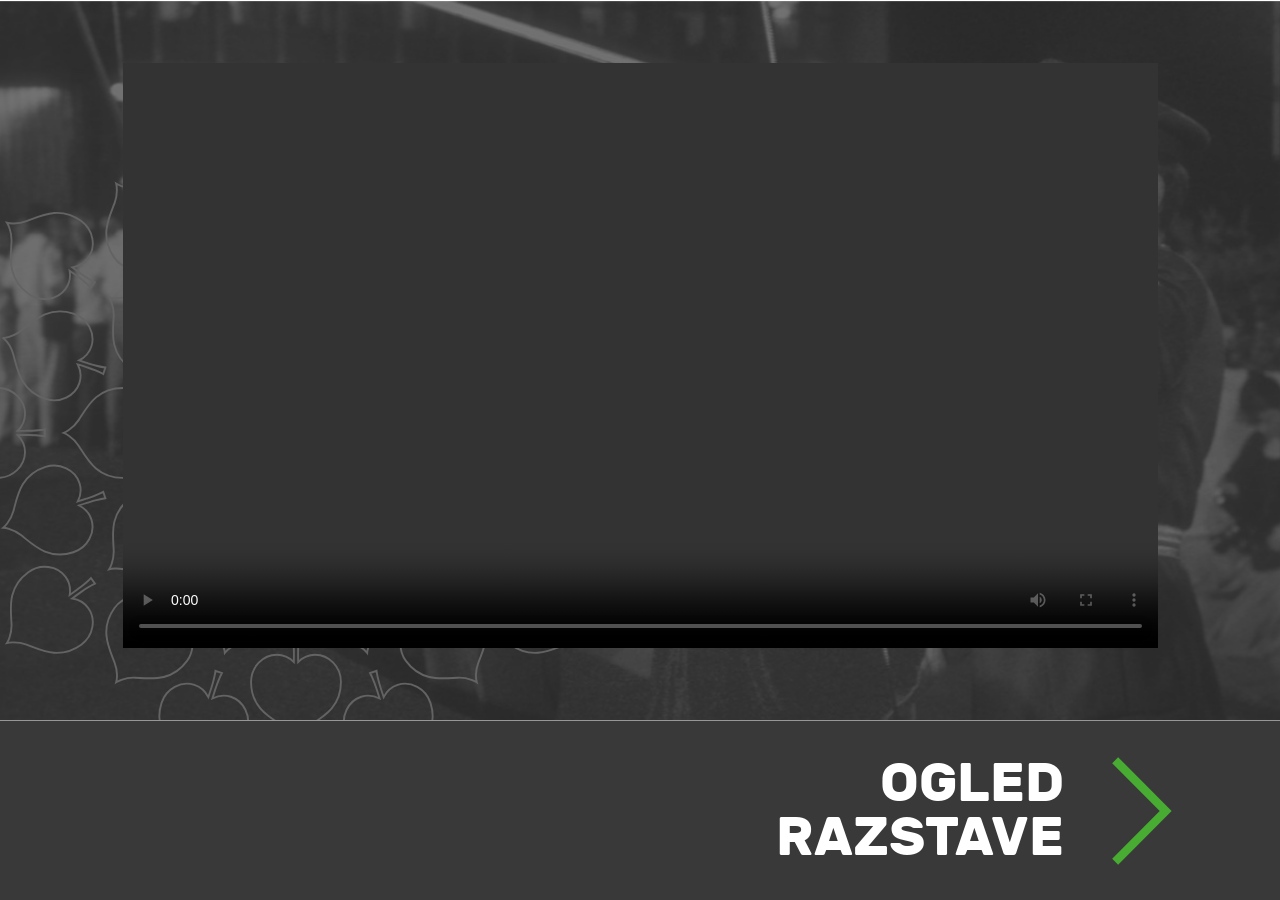
<file: samostojnost.html>
<!doctype html>
<html lang="sl">
<head>
    <meta charset="utf-8">
    <meta name="viewport" content="width=device-width, initial-scale=1, shrink-to-fit=no">
    <meta name="description" content="">
    <meta name="author" content="">
    <link rel="icon" href="favicon.ico">
	<!-- Force landscape mode -->
	<link rel="manifest" href="manifest.json">

    <title>Zbrali smo pogum</title>

    <!-- Bootstrap core CSS -->
    <link href="css/bootstrap.min.css" rel="stylesheet">

    <!-- Custom styles for this site -->
    <link href="css/landing.css" rel="stylesheet">
</head>

<body id="samostojnost">

	<!-- Device orientation -->
    <div id="device-orientation">
	  <center>
	    <div id="orientation-box">
	      <p><img src="img/list_desno.svg" style="height:20vh"></p>
	      <p>Ta stran se vidi najbolje, če
		  <br />je naprava obrnjena vodoravno.</p>
	    </div>
	  </center>
	</div>

	<!-- Content -->
	<div class="video">

	  <div style="text-align:center;padding-top:7vh;">
		<video class="intro-video" controls>
		  <source src="https://video.arnes.si/portal/video/api/asset/3rq683tk1qk3/play.mp4
	" type="video/mp4">
		  Brskalnik ne podpira oznake video.
		</video>
		<!--
		<br />
		<div class="btn-group btn-group-sm" role="group" aria-label="Ločljivost">
		  <button id="sd" type="button" class="btn button-on">SD</button>
		  <button id="hd" type="button" class="btn button-off">HD</button>
		</div>
		//-->
	  </div>
	</div>

	<div id="banner">
		<img src="img/naprej.svg" id="start" class="float-right">
		OGLED<br />RAZSTAVE
	</div>


<!-- Bootstrap core JavaScript -->
<script src="js/jquery.min.js"></script>
<script src="js/popper.min.js"></script>
<script src="js/bootstrap.min.js"></script>

<!-- Custom JavaScript for this site -->
<script>
/*
    $('#sd').click(function(event){
		$('#sd').toggleClass('button-on');
		$('#sd').toggleClass('button-off');
		$('#hd').toggleClass('button-on');
		$('#hd').toggleClass('button-off');
		$('#video source').attr('src', 'https://video.arnes.si/portal/video/api/asset/eNYpgESWMmC8GRdmX3VjjJEq/play.mp4');
		$('video')[0].load();
	});

    $('#hd').click(function(event){
		$('#sd').toggleClass('button-on');
		$('#sd').toggleClass('button-off');
		$('#hd').toggleClass('button-on');
		$('#hd').toggleClass('button-off');
		$('#video source').attr('src', 'https://video.arnes.si/portal/video/api/asset/R2QZtO5P5Rc9EVkMdkHW2Uhv/play.mp4');
		$('video')[0].load();
	});
*/

	$('#banner').click(function(event){
		window.location.href = 'samostojnost1.html';
	});
</script>

<!-- Global site tag (gtag.js) - Google Analytics -->
<script async src="https://www.googletagmanager.com/gtag/js?id=G-66REXS9BK3"></script>
<script>
  window.dataLayer = window.dataLayer || [];
  function gtag(){dataLayer.push(arguments);}
  gtag('js', new Date());

  gtag('config', 'G-66REXS9BK3');
</script>

</body>
</html>
</file>
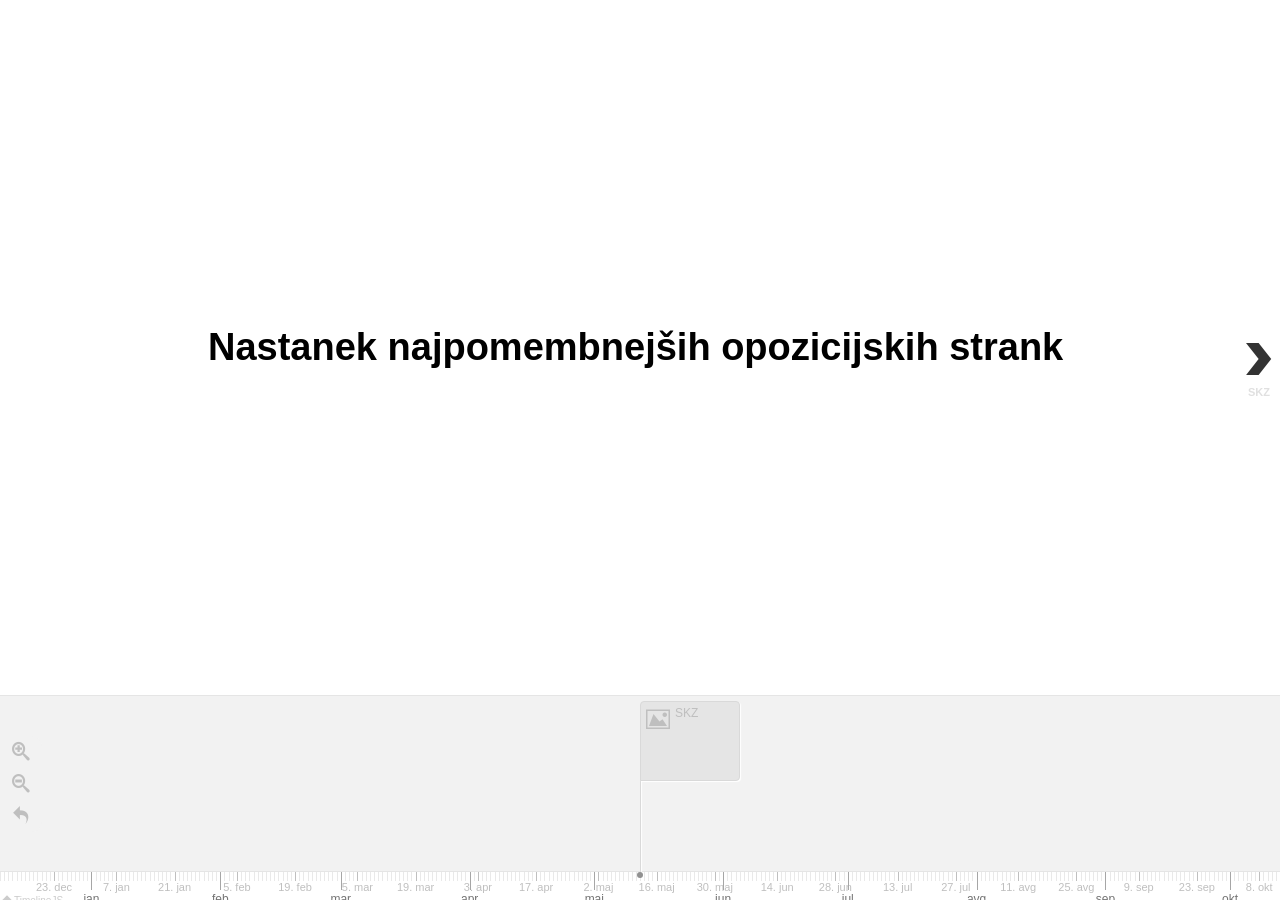
<file: samostojnost2-trak.html>
<!DOCTYPE html>
<html lang="en">
<head>
    <meta name="viewport" content="width=device-width, initial-scale=1, shrink-to-fit=no">
    <meta name="description" content="">
    <meta name="author" content="">
    <link rel="icon" href="favicon.ico">
	<!-- Force landscape mode -->
	<link rel="manifest" href="manifest.json">

    <title>Zbrali smo pogum</title>

    <!-- Style-->
    <style>
      html, body {
		height: 100%;
		padding: 0px;
		margin: 0px;
      }
    </style>
    <!-- HTML5 shim, for IE6-8 support of HTML elements--><!--[if lt IE 9]>
    <script src="//html5shim.googlecode.com/svn/trunk/html5.js"></script><![endif]-->
</head>

<body>

<div id="timeline-embed">
    <div id="timeline"></div>
</div>

<!-- Timeline.JS 3 CSS -->
<link href="./timeline3/css/timeline.css" rel="stylesheet">
<!-- Timeline.JS 3 JavaScript -->
<script src="timeline3/js/timeline-min.js"></script>

<script>
	/*
	 *  Timeline.JS embeded interactive timeline
	 *  (does NOT work locally due to CORS when loading JSON file)
	 */
    $(document).ready(function() {
        var embed = document.getElementById('timeline-embed');
        embed.style.height = getComputedStyle(document.body).height;
        window.timeline = new TL.Timeline('timeline-embed', './thumb/22/timeline/trak-stranke.json', {
            hash_bookmark: false,
			font: './timeline3/css/fonts/font.rubik.css',
			language: './timeline3/js/locale/sl.json'
        });
        window.addEventListener('resize', function() {
            var embed = document.getElementById('timeline-embed');
            embed.style.height = getComputedStyle(document.body).height;
            timeline.updateDisplay();
        })
    });
</script>

</body>
</html>
</file>
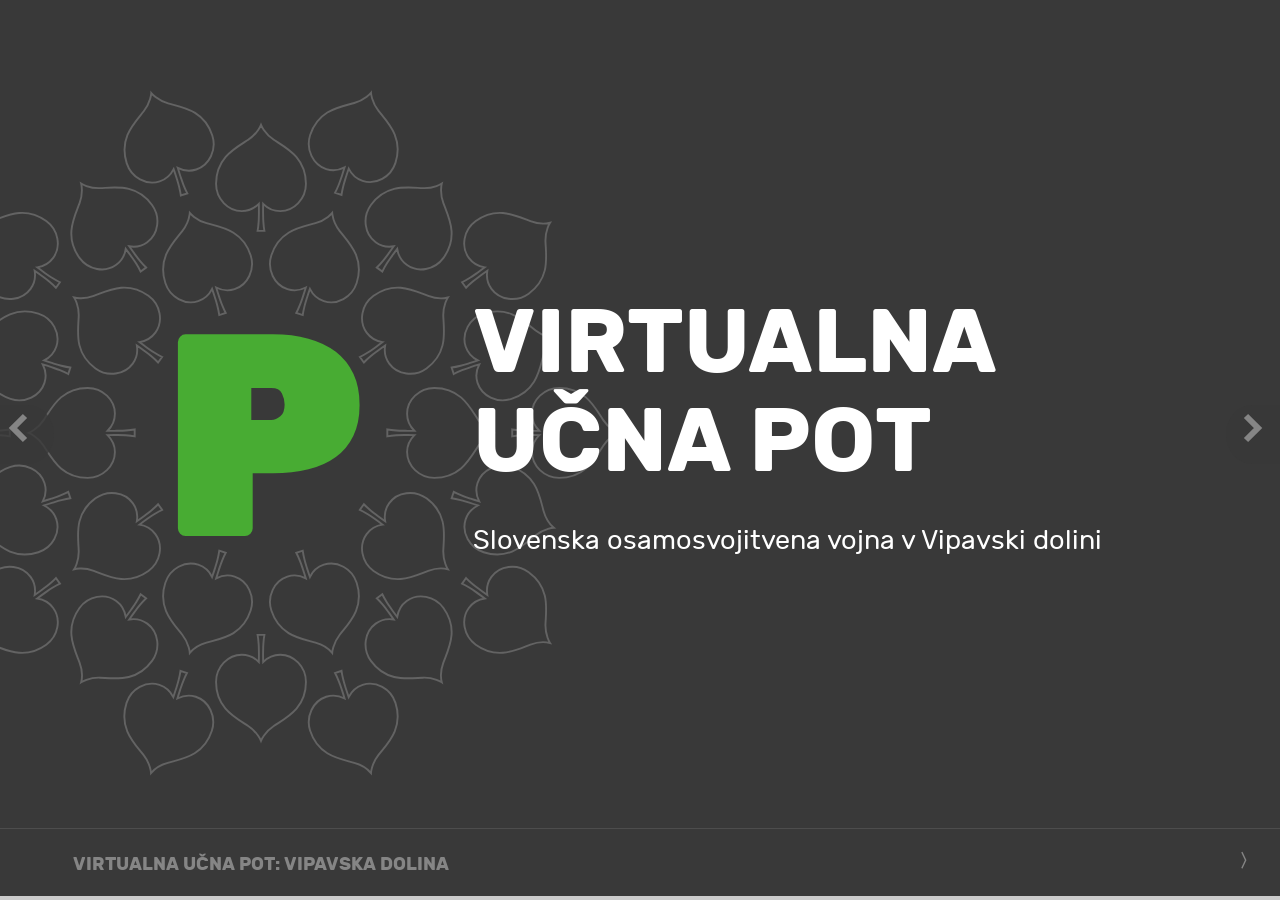
<file: ucna_pot1.html>
<!doctype html>
<html lang="sl">
<head>
    <meta charset="utf-8">
    <meta name="viewport" content="width=device-width, initial-scale=1, shrink-to-fit=no">
    <meta name="description" content="">
    <meta name="author" content="">
    <link rel="icon" href="favicon.ico">
	<!-- Force landscape mode -->
	<link rel="manifest" href="manifest.json">

    <title>Zbrali smo pogum</title>

    <!-- Bootstrap core CSS -->
    <link href="css/bootstrap.min.css" rel="stylesheet">

    <!-- Slick Carousel CSS -->
    <link href="css/slick.css" rel="stylesheet">
    <link href="css/slick-theme.css" rel="stylesheet">

	<!-- FancyBox 3 CSS -->
    <link href="css/jquery.fancybox.min.css" rel="stylesheet">
	<!-- FancyBox 3 customizations -->
    <link href="css/fancybox.css" rel="stylesheet">

    <!-- Custom styles for this site -->
    <link href="css/landing.css" rel="stylesheet">
    <link href="css/navbar.css" rel="stylesheet">
    <link href="css/elements.css" rel="stylesheet">
    <link href="css/style.css" rel="stylesheet">
    <link href="css/ucna_pot.css" rel="stylesheet">
</head>

<body>

	<!-- Modal -->
	<div class="modal fade" id="about" tabindex="-1" role="dialog" aria-hidden="true">
	  <div class="modal-dialog modal-lg" role="document">
		<div class="modal-content">
		  <div class="modal-body">
			<div class="close-icon">
			  <span data-dismiss="modal" aria-label="Zapri">
				<img src="img/icon_zapri_siva.svg">
			  </span>
			</div>
			<div class="flex-row">
			  <div class="flex-column" style="width:45%;margin-bottom:2rem">
				<a href="https://www.gov.si/drzavni-organi/organi-v-sestavi/arhiv/" target="_blank"><img src="img/logo_MK_arhivSL.png" class="flex-item"></a>
				<a href="https://www.zrss.si/" target="_blank"><img src="img/logo_ZRSS.png" class="flex-item"></a>
				<a href="https://www.parkvojaskezgodovine.si/" target="_blank"><img src="img/logo_PVZ.png" class="flex-item"></a>
			  </div>
			  <div class="flex-item green-line credits-box" style="width:55%;padding:0 2vh">
				<p>
				  <b>Partnerji</b><br />
				  Arhiv Republike Slovenije, direktor dr. Bojan Cvelfar<br />
				  Zavod Republike Slovenije za šolstvo, direktor dr. Vinko Logaj<br />
				  Park vojaške zgodovine Pivka, direktor mag. Janko Boštjančič
				</p>
				<p>
				  <b>Avtorji</b><br />
				  mag. Alenka Starman Alič, Arhiv Republike Slovenije<br />
				  Ana Čič, Park vojaške zgodovine<br />
				  dr. Vilma Brodnik, Zavod Republike Slovenije za šolstvo
				</p>
				<p>
				  <b>Strokovni sodelavci projekta</b><br />
				  dr. Bojan Cvelfar, Arhiv Republike Slovenije<br />
				  mag. Janko Boštjančič, Park vojaške zgodovine<br />
				  dr. Andrej Brodnik, Fakulteta za matematiko, naravoslovje in informacijske tehnologije, Univerza na Primorskem<br />
				  Gregor Anželj, Gimnazija Bežigrad<br />
				  Peter Požar in Žiga Požar
				</p>
				<p>
				  <b>Avtorice učnega gradiva za osnovno šolo</b><br />
				  Jana Bec, Osnovna šola Prule<br />
				  Bojana Mlinar Podobnik, Osnovna šola Prule<br />
				  Tjaša Petrič, Osnovna šola Koseze
				</p>
				<p>
				  <b>Jezikovni pregled</b><br />
				  Tine Logar
				</p>
				<p>
				  <b>Institucije in drugi zunanji sodelavci</b><br />
				  Urad predsednika Republike Slovenije<br />
				  Predsednik RS Borut Pahor<br />
				  Ministrstvo za obrambo<br />
				  Ministrstvo za zunanje zadeve<br />
				  Ministrstvo za notranje zadeve<br />
				  Državni zbor RS<br />
				  Muzej novejše zgodovine Slovenije<br />
				  Slovenski etnografski muzej<br />
				  Narodni muzej Slovenije<br />
				  RTV Slovenija<br />
				  Narodna univerzitetna knjižnica<br />
				  Pošta Slovenije<br />
				  Skupina Futura<br />
				  Časopisi: Delo, Družina, Primorske novice, Večer<br />
				  Posamezniki: Franco Juri, Tomaž Lavrič (Mladina), Helena Race
				</p>
				<p>
				  <b>Videoprodukcija</b><br />
				  Koprodukcija: RTV Slovenija<br />
				  Izvedbena produkcija: Studio Virc d.o.o.
				</p>
				<p>
				  <b>Oblikovanje</b><br />
				  Matic Leban
				</p>
			  </div>
			</div>
		  </div>
		</div>
	  </div>
	</div>

	<!-- Copyright -->
	<div class="modal fade" id="copyright" tabindex="-1" role="dialog" aria-hidden="true">
		<div class="modal-dialog" role="document">
			<div class="modal-content">
				<div class="modal-body text-level1">
					<div class="close-icon">
					  <span data-dismiss="modal" aria-label="Zapri">
						<img src="img/icon_zapri_siva.svg">
					  </span>
					</div>
					<p><b><span class="green">Obvestilo o avtorskih pravicah</b></p>
					<p>Vse pravice pridržane. Brez pisnega dovoljenja ni dovoljeno nobenega dela virtualnega učnega gradiva (razstava, video film) na kakršenkoli način reproducirati, kopirati ali kako drugače razširjati. Ta prepoved se nanaša tako na mehanske oblike reprodukcije (fotokopiranje) kot na elektronske (snemanje ali prepisovanje na kakršenkoli pomnilniški medij). Izjemo predstavlja uporaba virtualnega učnega gradiva v šolske namene neposredno pri pouku.</p>
				</div>
			</div>
		</div>
	</div>


	<!-- Previous and next buttons -->
	<div class="nav-prev-btn" id="navPrevBtn">
		<svg width="20px" height="30px" viewBox="0 0 20 30" version="1.1" xmlns="http://www.w3.org/2000/svg" xmlns:xlink="http://www.w3.org/1999/xlink">
			<g stroke="none" stroke-width="1" fill="none" fill-rule="evenodd">
				<g id="nazaj_24" transform="translate(-19, -103)" stroke="#858585" stroke-width="6">
					<polyline id="nazaj_24" transform="translate(30, 118) rotate(-180) translate(-30, -118)" points="24 106 36 118 24 130"></polyline>
				</g>
			</g>
		</svg>
	</div>
	<div class="nav-next-btn" id="navNextBtn">
		<center>
		<svg width="20px" height="30px" viewBox="0 0 20 30" version="1.1" xmlns="http://www.w3.org/2000/svg" xmlns:xlink="http://www.w3.org/1999/xlink">
			<g stroke="none" stroke-width="1" fill="none" fill-rule="evenodd">
				<g id="naprej_24" transform="translate(-204, -729)" stroke="#858585" stroke-width="6">
					<polyline id="naprej_24" points="207 732 219 744 207 756"></polyline>
				</g>
			</g>
		</svg>
		</center>
	</div>


	<!-- Device orientation -->
    <div id="device-orientation">
	  <center>
	    <div id="orientation-box">
	      <p><img src="img/list_desno.svg" style="height:20vh"></p>
	      <p>Ta stran se vidi najbolje, če
		  <br />je naprava obrnjena vodoravno.</p>
	    </div>
	  </center>
	</div>

	<!-- Loading box -->
    <div id="content-loading">
	  <center>
	    <div id="loading-box">
	      <img src="img/nalaganje_opt.gif">
	      <br />Nalaganje v teku ...
	    </div>
	  </center>
	</div>

	<!-- Main page content -->
    <div class="main-content">

		<div class="heading-box heading-bg">
		  <div class="heading-number">P</div>
		  <div class="heading-title">VIRTUALNA<br />UČNA POT
		    <div style="font-size:3vh;font-weight:normal;">Slovenska osamosvojitvena vojna v Vipavski dolini</div>
		  </div>
		  <div class="scroll-indicator">
		    <img src="img/scroll_indicator2.png">
		  </div>
		</div>

		<div class="content-box rel pointer"><!-- MUST use "rel" -->
		  <div class="heading-last-diagonal wd"></div>
		  <div class="h60 flex-row">
		    <div class="beige-label w60">Nekaj ključnih informacij o Teritorialni obrambi, razorožitvi TO in MSNZ</div>
		  </div>
		  <div class="content-box-inner ml4">
			<div class="w60 mb-auto">
			  <p>Po okupaciji Češkoslovaške leta 1968 je bil zaradi potreb po učinkovitejših obrambnih silah v vseh jugoslovanskih republikah sprejet nov obrambni koncept in model oboroženih sil, sestavljen iz operativne armade (Jugoslovanske ljudske armade) in teritorialne obrambe (TO), ki bi se med sabo dopolnjevali. To novo–nastalo vojno doktrino so v Beogradu poimenovali doktrina splošne ljudske obrambe. Teritorialno obrambno so po novi doktrini smatrali kot strateško komponento oboroženih sil, ki naj bi po številu ljudi postala najbolj množična ter vgrajena v vse dele družbe. Prav v Sloveniji so doktrino dosledno upoštevali, saj so v tem videli možnost ponovnega zametka slovenske vojske. Slovenska partizanska vojska, oblikovana med narodnoosvobodilnim bojem, je bila leta 1945 namreč ukinjena. Po drugi svetovni vojni pa se je nadaljevala politika, da lahko naborniki služijo vojsko kjer koli v Jugoslaviji, torej daleč od doma, v vojski, ki je uporabljala le srbski jezik.</p>
			</div>
		  </div>
		  <div class="content-box-inner ml4">
			<div class="w60 mb-auto">
			  <p>Glavni štab TO v Sloveniji je bil ustanovljen 20. novembra 1968, prvi poveljnik slovenske TO pa je bil general Bojan Polak. Slovenci so TO sprejeli kot svojo vojsko ter za njeno oborožitev in opremo namenili kar znatna sredstva. Kljub temu da je Jugoslavija že od začetka sedemdesetih let vztrajno omejevala razvoj TO, je ta še posebno v Sloveniji dosegla izjemno visoko raven organiziranosti in učinkovitosti.</p>
			  <p>Prvo orožje  TO je bilo tisto, ki ga JLA ni več potrebovala ali ga je imela preveč, sodobnega orožja pa ni bilo mogoče dobiti. Tako je bila TO sprva oborožena s puškami, pištolami in avtomatskimi puškami, šele kasneje pa je Slovenija svoje enote oborožila s polavtomatskimi in avtomatskimi puškami ter nekaj topovi. Orožje je skušala kupovati tudi v tujini, vendar je kmalu sledil sklep o prepovedi izvoza orožja v Jugoslavijo, ki je bil seveda uperjen proti Sloveniji in Hrvaški, sočasno pa je koristil JLA.</p>
			</div>
		  </div>
		</div>

		<div class="content-box">
		  <div class="green-first-diagonal wd"></div>
		</div>
		<div class="more-box w70" style="margin-left:-1px">
		  <div class="content-box-inner ml4">
			<div class="w60 mb-auto">
			  <p>23. aprila 1975 se je glavni štab TO Socialistične Republike Slovenije (SRS) preimenoval v Republiški štab za TO (RŠTO), načelnik katerega je bil polkovnik Janez Slapar. Po občinah so formirali občinske štabe, conske štabe pa so preimenovali v pokrajinske štabe za TO. V začetku osemdesetih let je bilo v TO zajetih 4,5 odstotka slovenskega prebivalstva in kljub precej slabi oboroženosti, je bila organiziranost dobra.</p>
			  <p>Decembra 1989 je slovenska TO razpolagala z več kot sto tisoč kosi dolgocevnega in skoraj deset tisoč kosi kratkocevnega pehotnega orožja. Enote so imele skoraj tristo topov in preko tisoč minometov. V skladiščih TO je bilo več kot deset milijonov kosov različnega streliva, min, eksploziva in ročnih bomb. S tolikšno količino orožja bi država za svojo obrambo lahko vpoklicala več kot sto tisoč dobro oboroženih mož. TO je vse to hranila v 203 skladiščih po celotnem slovenskem ozemlju, delno pa tudi v objektih JLA, ki so bili zgrajeni  za potrebe TO.</p>
			</div>
		  </div>
		</div>
		<div class="more-box w70" style="margin-left:-1px">
		  <div class="content-box-inner ml4">
			<div class="w60 mb-auto">
			  <p>Do teritorialcev pritiski JLA niso segli, a so se čutili med oficirji po štabih ter enotah in med njimi je začelo prihajati do razhajanj. Neopazno so oficirji JLA začeli preseljevati orožje TO v skladišča v vojašnicah. JLA je najprej segla po tako imenovanih viških, torej starih puškah. Z načrtnimi pripravami na odvzem orožja TO je JLA pričela januarja 1990, akcija pa je dosegla vrhunec aprila 1990. Ukaz o premeščanju orožja in streliva je 15. maja 1990 izdal general Ivan Hočevar, komandant slovenske TO, dva dni pozneje pa se je začelo razoroževanje po vsej Sloveniji.</p>
			</div>
		  </div>
		</div>
		<div class="more-box w80" style="margin-left:-1px">
		  <div class="content-box-inner ml4">
			<div class="w70 mb-auto">
			  <p>Tega dne, 17. maja 1990 je začel nastajati tudi projekt manevrske strukture, kot upor ukazu Jugoslovanske ljudske armade. Razoroževanje TO je tako bilo temelj za ustanovitev <b>Manevrske strukture narodne zaščite (MSNZ)</b>. Organizacija je bila zakonsko opredeljena, vanjo so bili vključeni najbolj predani posamezniki, ki so bili pripravljeni braniti suverenost in samostojnost Slovenije, organiziranost pa je potekala v največji tajnosti ter samo v ozkih krogih najbolj zanesljivih posameznikov, ki so svoje orožje hranili doma. Na čelu je bil Anton Krkovič, oficir iz Kočevja. Za delo organizacije je bil najodločilnejši dan 7. september 1990, ko so Janez Janša, Igor Bavčar, Tone Krkovič, Vinko Beznik in Jože Kolenc dokončno določili njen načrt delovanja. Organizacija je bila izjemno dobra, vojni načrt pa preprost: ob oboroženem posegu JLA bi morali pripadniki zavarovati ključne objekte, hkrati pa hitro napadati skladišča z orožjem in opremo, tako da bi zagotovili material za morebitni vpoklic celotnih formacij TO. MSNZ je bila organizirana izjemno hitro, v začetku oktobra 1990 je imela že 21 tisoč oboroženih pripadnikov.</p>
			</div>
		  </div>
		</div>
		<div class="more-box w80" style="margin-left:-1px">
		  <div class="content-box-inner ml4">
			<div class="w70 mb-auto">
			  <p>V istem času je bila MSNZ vključena v TO in ji je s tem predala odgovornost – tako je prešla pod okrilje TO, ki je bila kasneje preoblikovana v Slovensko vojsko. TO se je na tako izjemno okrepila, predani posamezniki pa so zagotovili, da se je ta vojaška organizacija v celoti postavila na slovensko stran. Zaradi tega dejstva nekateri začetek nastajanja MSNZ štejejo kot začetek nastajanja Slovenske vojske, ki svoj dan sicer praznuje 15. maja. Maja 1991 se je namreč začelo usposabljanje vojaških obveznikov v dveh učnih centrih (na Igu pri Ljubljani in Pekrah pri Mariboru). Prvi vojaki so slovenski državi prisegli 2. junija 1991.</p>
			  <p>Akcija premeščanja orožja pod nadzor JLA je uspela le delno, saj je Predsedstvo Republike Slovenije že 19. maja 1991 z brzojavko ustavilo oddajo orožja občinam. Kljub temu je JLA uspelo odpeljati večino orožja v skladišča pod lastnim nadzorom, zato so akcijo šteli za uspešno. Njihov cilj je bil namreč z razorožitvijo in s tem oslabitvijo TO ogroziti slovensko pot v osamosvojitev. Vojno je TO pričakala le s petino oborožitve v primerjavi s stanjem pred razorožitvijo.</p>
			</div>
		  </div>
		</div>
		<div class="content-box">
		  <div class="green-last-diagonal wd"></div>
		</div>

		<div class="content-box">
		  <div class="content-box-inner ml4">
			<div class="w60 mb-auto">
			  <p>Sprva je bilo vrhovni poveljnik TO Predsedstvo Republike Slovenije, po novi ustavi pa je to postal predsednik Republike Slovenije. Teritorialni obrambi, vsem štabom, enotam in učnim centrom je poveljeval in jih neposredno vodil Republiški štab TO (RŠTO), ki ga je vodil načelnik RŠTO, imel pa je štiri oddelke: operativni, učni, splošni in zaledni oddelek. V tej sestavi so bili še nekateri samostojni odseki, nekatere enote, kot na primer letalska brigada, pa so bile neposredno vezane na republiški štab. Ozemlje Slovenije je bilo razdeljeno na sedem pokrajin, te pa so imele svoje ozemlje razdeljeno na območne štabe, ki so zajemali eno ali več občin. Na čelu pokrajinskega štaba (PŠTO) je bil poveljnik, od republiškega štaba pa se je razlikoval v tem, da je bil manjši.</p>
			</div>
		  </div>
		</div>

		<div class="content-box">
		  <div class="green-first-diagonal wd"></div>
		</div>
		<div class="more-box w70" style="margin-left:-1px">
		  <div class="content-box-inner ml4">
			<div class="w60 mb-auto">
			  <p>Pokrajinski štabi TO so bili:
			  <ul>
			    <li>Dolenjska pokrajina – 2. PŠTO</li>
			    <li>Gorenjska pokrajina – 3. PŠTO</li>
			    <li>Južnoprimorska pokrajina – 4. PŠTO</li>
			    <li>Ljubljanska pokrajina – 5. PŠTO</li>
			    <li>Severnoprimorska pokrajina – 6. PŠTO</li>
			    <li>Vzhodnoštajerska pokrajina – 7. PŠTO</li>
			    <li>Zahodnoštajerska pokrajina – 8. PŠTO</li>
			  </ul>
			  </p>
			  <p>Tem štabom so bile neposredno podrejene brigade. Prvi bataljon vsake brigade je bil stalen, sestavljali pa so ga vojaki, ki so služili vojaški rok. Druge bataljone so sestavljali pripadniki rezervne sestave.</p>
			</div>
		  </div>
		</div>
		<div class="more-box w70" style="margin-left:-1px">
		  <div class="content-box-inner ml4">
			<div class="w60 mb-auto">
			  <p>Severnoprimorski štab, preimenovan v 6. pokrajinski štab Severnoprimorske je imel podrejene štiri občinske štabe: Nova Gorica, Ajdovščina, Tolmin in Idrija. Sedež poveljstva 6. PŠTO je bil do 26. oktobra 1990 v vojašnici na Ajševici, potem pa se je preselil v prostore Uprave za notranje zadeve Nova Gorica. S 1. junijem 1991 je nastopila reorganizacija štabov, tako da so se štirje občinski štabi združili v dva območna štaba: v 61. območni štab TO Nova Gorica (občinska štaba Nova Gorica in Ajdovščina) ter 63. območni štab TO Tolmin (občinska štaba Tolmin in Idrija). Do začetka vojne pa sama reorganizacija ni bila dokončana, občinskih štabov fizično niso združili z območnimi, kar je privedlo do določenih težav pri vodenju nalog.  Poveljnik pokrajine je bil podpolkovnik Bogdan Beltram, načelnik 6. štaba PŠTO Nova Gorica pa major Srečko Lisjak.</p>
			</div>
		  </div>
		</div>
		<div class="content-box">
		  <div class="green-last-diagonal wd"></div>
		</div>

		<!------------------------------
		//  STEP 1
		//----------------------------->
		<div class="content-box">
		  <div class="blue-first-diagonal wd"></div>
		</div>
		<div class="step-box w40" style="margin-left:-1px">
		  <div class="flex-column">
			<div class="news-title float-right">
			  REBRNICE
			</div>
		  </div>
		</div>
		<div class="content-box">
		  <div class="blue-last-diagonal wd"></div>
		</div>
		<!-- anchor --><a id="rebrnice"></a>

		<div class="content-box">
		  <div class="content-box-inner ml4">
			<div class="w60 mb-auto">
			  <p>Vojna za Slovenijo se je uradno začela v četrtek, 27. junija 1991, ob 1.15 ponoči, ko je protiletalska oklepna baterija JLA pri Metliki prestopila državno mejo. Po tretji uri je poveljnik enote zahteval umik blokade in pri tem streljal iz avtomatske puške. Pripadnik TO je odgovoril na strel in ranil oficirja v koloni. To so bili prvi uradni streli v vojni za samostojno Slovenijo, čeprav so bili prvi streli sproženi že 26. 6. 1991 pri Divači.</p>
			  <p>Na Primorskem lahko rečemo, da se je vojna začela že v sredo, 26. junija 1991, ko so iz ilirskobistriške in pivške vojašnice krenile kolone tankov proti mejnim prehodom z Italijo. Izraz <i>»dan prej«</i> se je oblikoval leta 1993 v uredništvu <i>Primorskih novic</i>. Ves čas se pojavlja vprašanje, zakaj slovensko zgodovinopisje in večina literature še vedno ne priznava tako imenovanega dneva prej.</p>
			</div>
		  </div>
		  <div class="content-box-inner flex-column-space ml4">
			<div class="w80 mb-auto">
			  <p style="margin-left:5vw">Po dogodkih 27. 6. 1991 se je sestalo Predsedstvo RS in kot vrhovni poveljnik slovenskih obrambnih sil izdalo sklep in sporočilo za javnost, v katerega je zapisalo, da bo Slovenija na agresijo JLA odgovorila z uporabo vseh sredstev, ki jih ima na voljo, da zavaruje svojo suverenost. Predsedstvo RS je ukazalo TO Slovenije, naj tudi z orožjem zaščiti objekte in komunikacije, ki so osnovnega pomena za življenje ljudi v RS in za zavarovanje njene suverenosti. Predsedstvo je pozvalo vse Slovence in državljane RS, oficirje v JLA in vojake na služenju vojaškega roka, naj zavrnejo sodelovanje v agresivnih dejanjih proti lastni državi in lastnemu narodu.</p>
			</div>
		    <div class="more-note w60 mb4 mt-auto">
		      <p>Zgodovinar Damijan Guštin z Inštituta za novejšo zgodovino pravi: <i>»Ne bi rekel, da slovensko zgodovinopisje zanika dan prej. Tu gre za težavo, kako definirati vojno stanje. Ali je to nastalo s tem, ko so iz Ljubljane ukazali odpor 27. junija? Logika prvih let je ta, da se je vojna v Sloveniji začela z ukazom. Gre za dva različna zorna kota.«</i></p>
		    </div>
		  </div>
		</div>

		<div class="content-box">
		  <div class="gray-first-diagonal wd"></div>
		</div>
		<div class="news-box" style="margin-left:-1px">
		  <div class="flex-column">
			<div class="news-title float-right">
			ODMEVI V<br>MEDIJIH
			</div>
		  </div>
		  <div class="flex-row ml4" id="news01">
		    <div class="news-single w30">
			  <img src="media/40/pot1/01.jpg" style="width:30vh" class="p2 pointer">
			</div>
		  </div>
		  <div class="content-box-inner w70 ml4">
			<div class="w60 mb-auto">
			  <p class="top-note">Prepis iz časopisa</p>
			  <p>V Primorskih novicah z dne 28. junija je bil objavljen zapis:<br /><i>»Iz sporočila javnosti, ki ga je Predsedstvo Republike Slovenije sprejelo na seji 27. junija 1991: Predsedstvo je ocenilo, da predstavljajo premiki enot JLA, sporočilo V. vojaškega območja in nasilnost ter brezobzirnost posega jugoslovanske vojske, agresijo na samostojno in suvereno Republiko Slovenijo ter poskus njene trajne okupacije. Slovenija bo na to agresijo odgovorila tako, da bo uporabila vsa sredstva, ki jih ima na voljo, da zavaruje svojo suverenost. Predsedstvo Republike Slovenije je ukazalo Teritorialni obrambi Slovenije, da, če bo potrebno, tudi z orožjem zaščiti objekte in komunikacije, ki so osnovnega pomena za življenje ljudi v Republiki Sloveniji in za zavarovanje njene suverenosti.«</i></p>
			  <p><small>Iz sporočila javnosti, ki ga je Predsedstvo Republike Slovenije sprejelo na seji 27. junija 1991. <i>Primorske novice</i>, 1991, št. 51, str. 1.</small></p>
			</div>
		  </div>
		</div>
		<div class="content-box">
		  <div class="gray-last-diagonal wd"></div>
		</div>

		<div class="content-box">
		  <div class="content-box-inner ml4">
			<div class="w70 mb-auto">
			  <p>Ko je v Ljubljani še potekala slavnostna proslava neodvisnosti, so torej 26. 6. 1991 iz ilirskobistriške in pivške vojašnice krenile kolone tankov JLA proti mejnim prehodom z Italijo z nalogo, da jih zasedejo. Teritorialci in tudi vse bolj razburjeni prebivalci so jih spremljali in jim postavljali cestne ovire, ponekod celo zidove iz svojih teles. TO je takrat namreč imela povelje, da vojsko ovirajo zgolj nenasilno, z barikadami.</p>
			  <p>26. junija 1991 so enote JLA, ki so se zbirale v vojašnicah Pivke, Postojne in Ilirske Bistrice dobile nalogo, da iz Pivke prek Rebrnic izvedejo premik v vojašnico v Vipavo, od tam pa se naslednji dan premaknejo na državno mejo in zasedejo mednarodna mejna prehoda Rožna Dolina in Vrtojba. Enote so bile razvrščene v tri kolone, od tega sta bili dve oklepni, ena pa tankovska. Njihova stična točka pred prodorom v Dolino je bila na vrhu Rebrnic, kamor so prispele okoli poldneva.</p>
			  <p>Pri Razdrtem so bile s pomočjo enot milice postavljene prve barikade, ki so zadržale sicer nepopolno kolono oklepnih vozil in tako pomembno vplivale na nadaljnji razvoj dogodkov.</p>
			</div>
		  </div>
		  <div class="content-box-inner ml4">
			<div class="w70 mb-auto">
			  <p>Ob 11.05 je patrulja prometne milice prejela nalogo, da s tovornimi vozili postavi cestno zaporo in s tem prepreči prihod oklepnim transporterjem iz Razdrtega do Podnanosa. Patruljo so sestavljali Andrej Kolenc, Dražen Šmuc in Damjan Terčič, ki so takoj odšli do cestarske hiše na Razdrtem, tam zaustavili tovorni promet z obeh smeri in tako napravili približno en kilometer dolgo kolono. Proti Podnanosu pa pelje še ena, stranska cesta, zato so pričakovali, da se bo kolona preusmerila tja. Miličniki postaje milice Ajdovščina z Angelom Vidmarjem na čelu so zato začeli tovornjake preusmerjati na lokalno cesto skozi Podnanos proti Lozicam in nato proti Otoščam.</p>
			  <p>Pot v dolino je nadaljevala le ena tankovska enota, ki se je premikala iz Hruševja proti Bukovju in se je želela prebiti prek Nanoške planote, skozi dolino Bele ter prek Cola in Vrhpolja vse do vipavske vojašnice. Na tej poti se je nekaj tankov pokvarilo, en je celo zgorel. Razen tega so v Vipavo dokaj lahko prispeli zato, ker na ta dan še ni bila dovoljena uporaba orožja. Upoštevati pa moramo dejstvo, da so za zadnjih dvanajst kilometrov do Vipave zaradi blokad in barikad potrebovali skoraj deset ur.</p>
			</div>
		  </div>
		</div>

		<div class="content-box">
		  <div class="content-box-inner ml8 mr8">
		    <div class="witness-note w80 h80 mb4 mt-auto">
		      <p>Jurija P., ki je bil skupaj z Izidorjem K. prvi s svojim tovornjakom cestnega podjetja iz Nove Gorice v cestni zapori nad Otoščami, so mobilizirali kar med delovnim časom, ko je med Ajdovščino in Vipavo potekalo asfaltiranje ceste. Za njima je proti dogovorjenemu mestu za zaporo vozila miličniška patrulja. Kamion je moral Jurij ustaviti predčasno in ne na dogovorjenem mestu, saj so mu nasprotniki že prihajali nasproti. Takole je pripovedoval:<br /><i>»/…/ potem ko je on šel proti meni, s tistim mitraljezom, je rekel ajde, umakni se, umakni se, je rekel, pucat ću, tistikrat sem si mislil, kaj bom jaz, kakšen, da si heroj in da boš, tako, da nimaš straha /…/ ma v tistem strahu veš, da jaz sem pozabil tudi ključ ven vzeti ne, še manj pa tisto, prej sem si mislil, zdaj bom jaz zažlajfal kamion, tako da ga ne bodo mogli premakniti, izpraznil zrak, ker ko je izpraznjen zrak, zablokira, ga ne premakneš več, ma ni bilo časa ne izprazniti zraka in ne zablokirati ne, jaz sem potem samo gledal priliko, tako, primerno, ko se je on malo premaknil, sem jaz odprl vrata, skočil ven in šel po grmovju proč ne /…/.«</i></p>
		    </div>
		  </div>
		</div>

		<div class="content-box">
		  <div class="gray-first-diagonal wd"></div>
		</div>
		<div class="news-box" style="margin-left:-1px">
		  <div class="flex-column">
			<div class="news-title float-right">
			ODMEVI V<br>MEDIJIH
			</div>
		  </div>
		  <div class="content-box-inner ml4 mr4">
			<div class="w60 mb-auto">
			  <p class="top-note">Prepis iz časopisa</p>
			  <p>Dan po teh dogodkih je <i>Primorski dnevnik</i> poročal takole:<br /><i>»Kolono oklopnih vozil in vojaških kamionov, ki je bila po vsej verjetnosti namenjena proti meji z Italijo, so včeraj okrog poldneva ljudje ustavili na Rebrnicah med Razdrtim in Podnanosom. Pri tem menda ni prišlo do incidentov, pač pa je bila cesta proti Ljubljani zaprta do 16.30, ko se je vojaška kolona umaknila /…/ Drugo vojaško kolono so ustavili pri kraju Sanabor (med Colom in Vrhpoljem). /…/ Navedeni premiki vojaških enot niso preprečili krajših slovesnosti ob dviganju slovenske zastave na mejnih prehodih.«</i></p>
			  <p><small>Na meji mir in slovesne zastave koloni JLA obtičali pod Nanosom, <i>Primorski dnevnik</i>, 1991, št. 114, str. 8.</small></p>
			</div>
		  </div>
		  <div class="flex-row ml8 mr4" id="news03">
		    <div class="news-single w40">
			  <img src="media/40/pot1/03.jpg" style="width:40vh" class="p2 pointer">
			</div>
		  </div>
		  <div class="content-box-inner">
			<div class="w60 mb-auto">
			  <p class="top-note">Prepis iz časopisa</p>
			  <p>28. junija so o dogodkih kratko poročale tudi <i>Primorske novice</i>:<br /><i>»Medtem, ko se je enota, ki je prodirala čez Razdrto ob blokadi ustavila in se čez čas obrnila nazaj proti Postojni (kjer naj bi prenočila), pa je enota, ki je prodirala čez Nanos, blokado skušala razbiti tako, da je s tanki zapeljala vanjo. Pri tem je bilo poškodovanih nekaj vozil (osebnih in tovornih).«</i></p>
			  <p><small>Primorci množično ustavljali tanke, <i>Primorske novice</i>, 1991, št. 51, str. 2.</small></p>
			</div>
		  </div>
		</div>
		<div class="content-box">
		  <div class="gray-last-diagonal wd"></div>
		</div>

		<!------------------------------
		//  STEP 2
		//----------------------------->
		<div class="content-box">
		  <div class="blue-first-diagonal wd"></div>
		</div>
		<div class="step-box w40" style="margin-left:-1px">
		  <div class="flex-column">
			<div class="news-title float-right">
			  VRHPOLJE
			</div>
		  </div>
		</div>
		<div class="content-box">
		  <div class="blue-last-diagonal wd"></div>
		</div>
		<!-- anchor --><a id="vrhpolje"></a>

		<div class="content-box">
		  <div class="content-box-inner ml4">
			<div class="w60 mb-auto">
			  <p>Miličniki postaje milice Ajdovščina so kmalu po uspešni postavitvi blokad med Razdrtim in Podnanosom s strani Uprave za notranje zadeve Nova Gorica prejeli naslednjo nalogo. Postaviti so morali nove blokade za kolono tankov, ki so se iz Bukovja premikali proti Vipavi. A ker ni bilo točno znano, katero pot bo kolona ubrala, možnosti sta bili pa dve, so miličniki pripravili eno zaporo pri Zavetnikih pri Sanaboru, eno pa v Orešju pri Colu. Prva je bila sestavljena iz kmetijskih strojev, druga pa iz tovornjakov. Pri Zavetnikih je prišlo do srečanja z JLA, pri čemer je ta grozila z orožjem, nakar je komandir Angel Vidmar tja poslal okrepitve. Miličniki in krajani so poskušali ustaviti kolono tankov še nekajkrat pred Vrhpoljem na drugih lokacijah, vendar vsakič neuspešno.</p>
			</div>
		  </div>
		</div>

		<div class="content-box">
		  <div class="content-box-inner ml8 mr2">
		    <div class="witness-note w80 h80 mb4 mb-auto">
		      <p>Branko T., v tistem času predsednik krajevne skupnosti Vrhpolje, se spominja, kako so se tisti dan, 26. junija, tudi v Vrhpolju pripravljali na slovesno praznovanje samostojnosti. Skupina fantov se je odpravila po dve lipi, ki bi ju zasadili za cerkvijo, kjer naj bi potekala slovesnost. Že od zjutraj pa se je, pravi Branko, v zraku čutila neka napetost – slišali so za zapore cest in podobno, vendar natančno, kaj se dogaja, niso vedeli. V zaselku Zavetniki jih je ustavil rezervni miličnik in jim prepovedal nadaljevanje poti, saj so se jim približevali tanki JLA. Vrnili so se domov, Branko pa je nemudoma poklical na postajo milice v Ajdovščino in vprašal, ali lahko kakorkoli pomagajo. Ti so jih prosili, naj napravijo kako blokado. Branko je takoj poklical sovaščana Martina G., ki je potem svoj buldožer zapeljal k Teodozijevemu križu in tam z njim napravil blokado. Še ena blokada je sledila v ozkem predelu vasi, kjer pa so jim vojaki grozili z orožjem, v primeru da vozil ne odmaknejo, v zrak so celo sprožili dva strela.</p>
		    </div>
		  </div>
	    </div>

		<div class="content-box">
		  <div class="content-box-inner mr8">
		    <div class="witness-note w80 h80 mb4 mb-auto">
		      <p>Tisto je popoldne v Vrhpolju potekala vesela proslava, proti koncu pa je v vas pripeljal še zadnji tank JLA, za njim pa veliko število vojakov. Branko je takole pripovedoval: <i>»/…/ no in ko je prišel tank dol, smo mi šli kar enostavno na cesto in potem smo se tudi posedli ne, tukaj je bilo tudi kar nekaj Vipavcev, nekaj Vrhpoljcev, jaz sem bil prvi do tanka, zraven mene je bil ta Ivan Rehar, ki je tudi bil drugače oficir, je tudi vedel, kako se je treba z vojsko ukvarjati, in oficir nas je opozoril, da moramo iti proč, da drugače bodo šli čez nas in potem smo se pogajali, smo rekli, če ti ugasneš tank 5 minut, se mi umaknemo ne, smo imeli ta pogajanja, ampak takrat je že on dal pred tank, je postrojil enih 8 vojakov, jim ukazal tisti klečeči položaj, ko klečiš z eno nogo, z eno nogo stojiš ne, in puške ne, je bilo že tako vroče ne, zdaj da nas bodo malo prestrašili in ustrelili v zrak ne, ne vem, kaj bi bilo, ampak v glavnem, no tisti čas se je že iztekel, ko je on potem ugasnil tank in po nekaj minutah smo potem mi začeli vstajati, jaz sam sem se z njim pogajal /…/.«</i></p>
		    </div>
		  </div>
		</div>

		<div class="content-box">
		  <div class="content-box-inner flex-column-space ml4 mr8">
			<div class="w60 mb-auto">
			  <p style="margin-left:5vw; margin-bottom:5vw;">V Vrhpolju je bil močan odpor domačinov, ki so se brez orožja in brez vednosti, kaj se v resnici dogaja, poleg tega pa še dan pred uradnim začetkom same vojne, postavili po robu vojski JLA in s tem tudi pred očmi javnosti novonastali državi dokazali, da se njen narod ne bo vdal.</p>
			</div>
		    <div class="witness-note w60 mb4 mt-auto">
		      <p>Petindvajset let po dogodkih je Vrhpoljec Martin G., ki je konec poletja leta 1991 načrtoval svojo poroko in se je zaradi napetih razmer v Jugoslaviji nameraval odseliti v sosednjo Italijo, za <i>Primorske novice</i> izjavil: <i>»Ko so prihrumeli tanki v Vrhpolje, nisem razmišljal več tako, ampak le še o tem, kako bi obranili Slovenijo. V mojem srcu je država Slovenija zaživela tisti dan. Premalo se slavi 26. junij!«</i></p>
		    </div>
		  </div>
		</div>

		<!------------------------------
		//  STEP 3
		//----------------------------->
		<div class="content-box">
		  <div class="blue-first-diagonal wd"></div>
		</div>
		<div class="step-box w40" style="margin-left:-1px">
		  <div class="flex-column">
			<div class="news-title float-right">
			  VIPAVA
			</div>
		  </div>
		</div>
		<div class="content-box">
		  <div class="blue-last-diagonal wd"></div>
		</div>
		<!-- anchor --><a id="vipava"></a>

		<div class="content-box">
		  <div class="content-box-inner ml4">
			<div class="w60 mb-auto">
			  <p>V Vipavi so se že v prvih dneh po začetku vojne začeli odvijati dogodki, sicer nepovezani z boji, vendar pa so bili to ekscesi s posebnim pomenom. Šlo je za tako imenovano vojno živcev. V Vipavi je stanovalo veliko vojakov in oficirjev JLA, ki so v svoja stanovanja zahajali kljub prepovedi izhoda iz vojašnic. Oboroženi vojaki so hodili okoli stanovanjskih blokov in vznemirjali prebivalce, prav tako so ponoči ustavljali vozila in celo pretepali ljudi.</p>
			</div>
		  </div>
		</div>

		<div class="content-box">
		  <div class="content-box-inner ml8">
		    <div class="witness-note w70 h80 mb4 mb-auto">
		      <p>O tem pričata Branko T. in Tomislav Š.</p>
			  <p>Ko se je Branko odpravljal v službo, so ga oboroženi, pijani vojaki JLA ustavili in ga prisilili, da je izstopil iz avta, potem pa ga vprašali, za katero stran je, in mu na grlo potisnili puško. Takole je pripovedoval o tem čustvenem doživetju:<br /><i>»/…/ me vržejo ven iz avta in me prislonijo na avto, roke sem moral držati k višku ne, kot da bi gledal film no, dobesedno, in so mi, /…/ Jeli si momče za Jugoslavijo, jeli si za Srbijo, je****i Slovenac, ubit če te, ubit če te, in ko vidiš njihove obraze na en meter, ki so pijani, ki so, ki dišijo po alkoholu ne, ki vidiš da so, dobesedno lahko bi rekel, drogirani od alkohola, si misliš tukaj bo po tebi ne, ampak /…/ to sprejemaš, ne začneš kar cvikati, da se bo pa kar zgodilo zdaj vse naenkrat najslabše, no in ko mi je prislonil cev pod brado, v grlo noter mi je tiščal, tako da komaj da sem dihal /…/.«</i></p>
		    </div>
		  </div>
	    </div>

		<div class="content-box">
		  <div class="content-box-inner ml8 mr8">
		    <div class="witness-note w60 h80 mb4 mb-auto">
		      <p>Tomislav Š. pa je opisoval dogodek, ko ni bil nevarnosti izpostavljen le on, temveč tudi njegova soproga in otroci. Takrat je v vojaškem stanovanju v Vipavi živel skupaj s svojo družino in mamo, in ker je bil prestopnik oziroma bivši pripadnik JLA, so na njih izvajali še posebej velik pritisk. Nekega dne so v njegovi odsotnosti poskušali priti v njegovo stanovanje, in če jim ne bi neki prav tako bivši pripadnik JLA grozil z orožjem, v primeru da vstopijo, ne ve, kaj bi se zgodilo s člani njegove družine, ki so takrat vsi bili doma.</p>
		    </div>
		  </div>
		</div>

		<div class="content-box">
		  <div class="gray-first-diagonal wd"></div>
		</div>
		<div class="news-box" style="margin-left:-1px">
		  <div class="flex-column">
			<div class="news-title float-right">
			ODMEVI V<br>MEDIJIH
			</div>
		  </div>
		  <div class="flex-row ml4" id="news04">
		    <div class="news-single w40">
			  <img src="media/40/pot1/04.jpg" style="width:40vh" class="p2 pointer">
			</div>
		  </div>
		  <div class="content-box-inner ml4">
			<div class="w60 mb-auto">
			  <p class="top-note">Prepis iz časopisa</p>
			  <p>O teh incidentih so 9. julija pisale <i>Primorske novice</i>:<br /><i>»V noči s torka (2. julija) na sredo je nasilje okupatorske vojske zajelo tudi Vipavo, ali bolje rečeno, nekaj njenih pripadnikov, ki so očitno izgubili živce, je napadalo domačine in uprizorilo pravo razdejanje v dveh stanovanjih. Huje poškodovanih na srečo ni bilo, zdravniško pomoč je iskalo šest ljudi, po pogajanjih pa so se vojaki v sredo okoli desetih dopoldne umaknili v južno kasarno v Vipavi. V Vipavi je namreč JA stražila s svojimi ljudmi vse stanovanjske bloke, kjer prebivajo družine oficirjev.«</i></p>
			  <p><small>Vojaki divjali po Vipavi, <i>Primorske novice</i>, 1991, št. 54, str. 11.</small></p>
			</div>
		  </div>
		</div>
		<div class="content-box">
		  <div class="gray-last-diagonal wd"></div>
		</div>

		<!------------------------------
		//  STEP 4
		//----------------------------->
		<div class="content-box">
		  <div class="blue-first-diagonal wd"></div>
		</div>
		<div class="step-box w45" style="margin-left:-1px">
		  <div class="flex-column">
			<div class="news-title float-right">
			  AJDOVŠČINA
			</div>
		  </div>
		</div>
		<div class="content-box">
		  <div class="blue-last-diagonal wd"></div>
		</div>
		<!-- anchor --><a id="ajdovscina"></a>

		<div class="content-box">
		  <div class="content-box-inner flex-column-space ml4">
			<div class="w70 mb-auto">
			  <p style="margin-left:5vw; margin-bottom:3vw;">Najprej je bila barikada v Ajdovščini, postavljena pri Snici, to je na križišču ceste, ki pelje na Col. Postavljena je bila skoraj sočasno s tisto pri Zavetnikih, torej 26. junija 1991 popoldne, istega dne zvečer pa je bila prestavljena na most čez reko Hubelj. Kolonam JLA je bila v zelo veliko napoto, zato so te že isti dan, pa tudi naslednji dan sporočale številne grožnje letalskih napadov na mesto.</p>
			</div>
		    <div class="witness-note w60 mb4 mt-auto">
		      <p>Ivan M. se spominja:<br /><i>»V tem času je prihajalo do zastraševanja s strani starešin JA, da bodo z minometi 120 mm napadli občino in napadli Mlinotest Ajdovščina. To so pa bile stvari, katere smo, so nam lase stale na zraku. To smo dobili depeše, ki so prihajale na občino, samemu predsedniku izvršnega sveta, da so pripravljeni, da bodo minirali in rušili mesto.«</i></p>
		    </div>
		  </div>
		</div>

		<div class="content-box">
		  <div class="content-box-inner flex-column-space ml8">
			<div class="w60 mb-auto">
			  <p style="margin-left:5vw; margin-bottom:5vw;">Težave pri varovanju barikad jim je povzročalo pomanjkanje orožja, predvsem protioklepnega.</p>
			</div>
		    <div class="witness-note w60 mb4 mt-auto">
		      <p>Angel V. se je domislil, kako izdelati orožje:<br /><i>»/…/ v naslednjih dneh sem potem jaz, ker tega ni bilo, sem potem jaz mojemu bratu, ki je bil komandir oddelka milice v Kozini, šel po trotil in spravil skupaj ene take priročne granate, da sem dal noter ene vžigalnike, vžigalno vrvico sem dobil gor na Predmeji pri nekem minerju od gozdne in tiste vžigalnike in to sem zvezal skupaj s selotejpom, 300 g, so imeli potem na barikadah te priročne granate, sem rekel, če bo kaj prišlo, to vžgi, 10 sekund bo tista vžigalna vrvica gorela in vrzi tam pod tank ali pod kamion in nekaj bo ratalo.«</i></p>
		    </div>
		  </div>
		</div>

		<div class="content-box">
		  <div class="content-box-inner ml4">
			<div class="w50 mb-auto">
			  <p>Na začetku so barikado dan in noč varovali miličniki in vozniki tovornjakov. Zaradi pomanjkanja prvih so se odločili, da jo bodo varovali tudi pripadniki TO.</p>
			</div>
		  </div>
		</div>

		<div class="content-box">
		  <div class="gray-first-diagonal wd"></div>
		</div>
		<div class="news-box" style="margin-left:-1px">
		  <div class="flex-column">
			<div class="news-title float-right">
			ODMEVI V<br>MEDIJIH
			</div>
		  </div>
		  <div class="flex-row ml4" id="news05">
		    <div class="news-single w30">
			  <img src="media/40/pot1/05.jpg" style="width:30vh" class="p2 pointer">
			</div>
		  </div>
		  <div class="content-box-inner ml4">
			<div class="w60 mb-auto">
			  <p class="top-note">Prepis iz časopisa</p>
			  <p>Stanje na ajdovski barikadi 26. junija 1991 so natančno popisale <i>Primorske novice</i>:<br /><i>»Ajdovščina, ob 14.00: postavijo barikado na mostu čez reko Hubelj. V barikadi so večinoma tovornjaki s prikolicami in vlačilci. Promet proti Novi Gorici je prekinjen. Pogajanja med JLA in TO ne obrodijo sadov. 14.30: skozi barikado spuščajo le tovornjake z živino in hitro pokvarljivim blagom. 18.05 /…/ Videti je tudi registrske tablice iz drugih republik /…/ in tovornjake iz Italije, Avstrije, Turčije /…/.«</i></p>
			  <p><small>Hubelj: No passaran!, <i>Primorske novice</i>, 1991, št. 51, str. 3.</small></p>
			</div>
		  </div>
		</div>
		<div class="content-box">
		  <div class="gray-last-diagonal wd"></div>
		</div>

		<div class="content-box">
		  <div class="content-box-inner flex-column-space ml8 mr8">
			<div class="w70 mb-auto">
			  <p style="margin-left:5vw; margin-bottom:3vw;">Pomembna naloga miličnikov je bila med drugim tudi vzpostavitev nadzornih točk po dolini, na katerih so delali 24 ur na dan in strogo nadzirali premike vojaških vozil. Te nadzorne točke so se nahajale v Podnanosu, na Grešnici pri Colu, pod Dolgo Poljano ter na hubeljskem mostu v Ajdovščini.</p>
			</div>
		    <div class="witness-note w70 mb4 mt-auto">
		      <p>Angel V. je pričal takole:<br /><i>»Vsak izhod vojaškega vozila iz vojašnice je bil najavljen postaji milice. So poklicali po telefonu in rekli, in je bilo jasno, da nič od orožja ne smejo imeti pri sebi, ti lahko pelješ hrano vojakom, orožja ne sme biti. In mi smo to striktno kontrolirali ne, so peljali hrano iz Vipave v Podnanos, tam smo ustavili vojaški avto, kakšen ta, poltovorno vozilo, ki je vozilo hrano, prebrskali kar je noter in pustili naprej, tako da smo v bistvu kontrolirali in oni so se tega zavedali in niso, niso tega nikoli zlorabili, ker so vedeli, da bo hudo, če bodo to naredili.«</i></p>
		    </div>
		  </div>
		</div>

		<!------------------------------
		//  STEP 5
		//----------------------------->
		<div class="content-box">
		  <div class="blue-first-diagonal wd"></div>
		</div>
		<div class="step-box w40" style="margin-left:-1px">
		  <div class="flex-column">
			<div class="news-title float-right">
			  Zaselek PALE
			</div>
		  </div>
		</div>
		<div class="content-box">
		  <div class="blue-last-diagonal wd"></div>
		</div>
		<!-- anchor --><a id="pale"></a>

		<div class="content-box">
		  <div class="content-box-inner flex-column-space ml4">
			<div class="w80 mb-auto">
			  <p style="margin-left:5vw">V Palah, zaselku neposredno pri Ajdovščini, je bila vojašnica Srečko Kosovel, malo više pa skladišče orožja in streliva na Fužinah pri izviru Hublja. V slednjem so hranili približno dvajset ton eksplozivnega trotila, okolica pa je bila minirana, kar je predstavljalo hudo grožnjo za mesto. Poleg tega so zamenjali poveljnika straže, prej je bil to Albanec, ki so mu lahko zaupali, nato pa ga je nadomestil agresiven, proti Slovencem nastrojen Srb. Silvo Premrl, predsednik občinskega izvršnega sveta v Ajdovščini si je prizadeval skladišče zaradi varnostnih razlogov izprazniti.</p>
			</div>
		    <div class="more-note w60 mb4 mt-auto">
		      <p>29. junija 1991 zjutraj je pri predsedniku izvršnega sveta občine Ajdovščina potekal sestanek, na katerem so se dogovorili, da bodo vzeli potrebno oborožitev in strelivo TO Ajdovščina iz skladišča Fužine, pri čemer morajo posebno pozornost nameniti varnosti zaradi zamenjave komandirja straže objekta. Akcijo sta morala organizirati major Ivan M. in komandir Angel V.</p>
		    </div>
		  </div>
		</div>

		<div class="content-box">
		  <div class="content-box-inner ml8">
		    <div class="witness-note w70 h80 mb4 mb-auto">
		      <p>Ivan M. je povedal, da so se dogovorili, da z delom enot izvršijo blokado, z delom enot pa pripravijo možnost evakuacije v krajevno skupnost Lokavec, kjer so bili nameščeni. Težava je bila, ker so prav vsi želeli iti na blokado, zato je moral Ivan razložiti, da gresta tja lahko samo dva voda. Pri vznožju skladišča so že zagledali oborožene pripadnike JLA, dva voda, torej približno 43 pripadnikov pa so razporedili na položaje in bili so pripravljeni za napad. Med tem časom so zaustavili še dva vojaka JLA, ki sta proti skladišču nosila dva litra pasulja za večerjo ter sta se takoj predala. Od njiju so izvedeli za trotil v stavbi pred skladiščem ter da je vse minirano, kar je potrdila tudi milica. Zaradi tega so bili primorani akcijo prekiniti. Najhujše pri tem je bilo, pravi Ivan, da so bili vsi pripravljeni na akcijo, pa jih je bilo treba potegniti nazaj. Moral je do vsakega vojaka posebej in mu razložiti, kakšna je situacija, nato pa so se vrnili v Lokavec.</p>
		    </div>
		  </div>
	    </div>

		<div class="content-box">
		  <div class="green-first-diagonal wd"></div>
		</div>
		<div class="more-box w80" style="margin-left:-1px">
		  <div class="content-box-inner ml4">
			<div class="w70 mb-auto">
			  <p><b>ZGODBA O PRESTOPU</b></p>
			  <p>V vojašnici v Palah nad Ajdovščino je bila v zadnjem letu pred osamosvojitveno vojno nastanjena inženirska enota JLA. Član te je bil tudi Tomislav Š. Prvič je poskušal prestopiti že 28. junija 1991, vendar mu ni uspelo, zato je ponovno poskusil naslednji dan. Preskočil je ograjo in krenil protu Hublju ter tam srečal nekega Srba, ki se mu je pridružil pri prebegu. Vojaka, ki je bil tam, sta pretentala, češ da iščeta izgubljeni nož avtomatske puške, ter si tako utrla pot do reke. Na drugi strani ju je prestrašilo vojaško vozilo, nakar se je izkazalo, da pelje v čisto drugo smer, onadva pa sta tekla proti Policam in tam počakala, da avta ni bilo več. Ko sta šla skozi stari mestni del, so ju ljudje navdušeno pozdravljali in bodrili. Tomislav je pri sebi ves čas nosil še avtomatsko puško in pištolo. Na policijski postaji so ju sprejeli zelo korektno, od tam pa so ju odpeljali v Novo Gorico, na štab za prebežnike, zvečer pa je bil Tomislav premeščen na Lokve, kjer je tudi, sicer ne preveč zadovoljen s svojim položajem, dočakal konec vojne.</p>
			</div>
		  </div>
		</div>
		<div class="more-box w70" style="margin-left:-1px">
		  <div class="content-box-inner ml4">
			<div class="w60 mb-auto">
			  <p>&nbsp;</p>
			  <p>Ko sem ga povprašala, kakšni so bili njegovi razlogi za prestop, je odgovoril takole:<br /><i>»/…/ rekel jaz ne bom streljal na te prijatelje, ne bom to, družino, kam bom šel, in takrat sem se odločil, ne iz nekega nagiba, da bi, sem rekel, tu sam jaz, in prestopim, če lahko kaj pomagam ne, in sem bil en kaj jaz vem, med prvimi Neslovenci tu, na tem našem področju ne, ko sem, dobro, ta kolega, eni so tudi, ma to, kar nas je prestopilo ne takrat, smo, nismo vedeli, nas je bilo vseh strah, kaj, kako, noben ni razmišljal, smo razmišljali, kako je družina, kaj bo, kako bo, kako bodo drugi reagirali in na kakšen način in to, in potem teh par informacij, kar sem dobival od soproge in to, me je umirilo ne /…/ drugo je družina in tretje me je bilo več strah ostati noter v JLA, kot iti v TO /…/.«</i></p>
			</div>
		  </div>
		</div>
		<div class="more-box">
		  <div class="gray-first-diagonal wd"></div>
		</div>
		<div class="news-box" style="margin-left:-1px">
		  <div class="flex-column">
			<div class="news-title float-right">
			ODMEVI V<br>MEDIJIH
			</div>
		  </div>
		  <div class="flex-row ml4" id="news06">
		    <div class="news-single w40">
			  <img src="media/40/pot1/06.jpg" style="width:40vh" class="p2 pointer">
			</div>
		  </div>
		  <div class="content-box-inner ml4">
			<div class="w80 mb-auto">
			  <p class="top-note">Prepis iz časopisa</p>
			  <p><i>Primorske novice</i> so 5. julija 1991 objavile članek, ki govori o osmih mladih fantih iz različnih jugoslovanskih republik, ki so bili podobnega mnenja kot Tomislav. Eden izmed njih je izjavil: <i>»Vse življenje so nas učili bratstva in enotnosti, zdaj pa naenkrat zahtevajo od nas, naj streljam na svoje ljudi. Ne, tega ne bi nikoli naredil. Oficirju sem povedal, da bom zbežal, če me bo hotel prisiliti, naj streljam.«</i><br />Drugi mladenič, ki je doma pustil ženo in majhna otroka ter že dva meseca ni imel informacij o njih, je povedal tako: <i>»Oficirju sem povedal, da ne bom streljal. Raje se bom predal. Videl sem, da imajo prav ljudje, in ne vojska.«</i><br />Besede tretjega pa so sledeče: <i>»Večkrat sem slišal in bral, da so Slovenci najpametnejši v Jugoslaviji. Tega do sedaj nisem verjel. Po tej avanturi, ki je ne bom nikoli pozabil, pa sem prepričan, da ste Slovenci res zelo inteligentni. Zakaj? Ne verjamem, da bi še kakšna vojska na svetu tako lepo kot vaša ravnala s svojimi ujetniki. To je dokaz vaše inteligence, pa čeprav smo mi tukaj zdaj vojni ujetniki. Kot je neverjetno, da se vse to dogaja pri nas, v Jugoslaviji. To je sramota. Za ves svet.«</i></p>
			  <p><small>Nikoli ne bi streljal na svoje ljudi, <i>Primorske novice</i>, 1991, št. 53, str. 16.</small></p>
			</div>
		  </div>
		</div>
		<div class="content-box">
		  <div class="gray-last-diagonal wd"></div>
		</div>

		<!------------------------------
		//  STEP 6
		//----------------------------->
		<div class="content-box">
		  <div class="blue-first-diagonal wd"></div>
		</div>
		<div class="step-box w40" style="margin-left:-1px">
		  <div class="flex-column">
			<div class="news-title float-right">
			  ČRNIČE
			</div>
		  </div>
		</div>
		<div class="content-box">
		  <div class="blue-last-diagonal wd"></div>
		</div>
		<!-- anchor --><a id="crnice"></a>

		<div class="content-box">
		  <div class="content-box-inner ml4 mr8">
			<div class="w60 mb-auto">
			  <p>Spopad v Črničah je veljal za prvi bojni spopad med JLA in TO ter milico na severnem Primorskem. Protidiverzantski vod TO, sestavljen iz triindvajsetih pripadnikov, je moral po ukazu 61. območnega štaba TO postaviti zasedo na viaduktu v vasi Črniče in s tem preprečiti povezavo in oskrbo med vojašnico v Vipavi in enotami JLA na državni meji. Ko sta popoldne iz smeri Nove Gorice pripeljali dve vojaški tovorni vozili, sta častnika JLA iz obeh vozil sprožila ogenj proti poveljniku voda, enota TO pa je z namenom zavarovanja poveljnika, ogenj vrnila. Spopad je trajal približno minuto, vendar so posledice terjale dva mrtva in osem ranjenih vojakov JLA.</p>
			</div>
		  </div>
		</div>

		<!------------------------------
		//  STEP 7
		//----------------------------->
		<div class="content-box">
		  <div class="blue-first-diagonal wd"></div>
		</div>
		<div class="step-box w40" style="margin-left:-1px">
		  <div class="flex-column">
			<div class="news-title float-right">
			  DORNBERK
			</div>
		  </div>
		</div>
		<div class="content-box">
		  <div class="blue-last-diagonal wd"></div>
		</div>
		<!-- anchor --><a id="dornberk"></a>

		<div class="content-box">
		  <div class="content-box-inner ml4 mr8">
			<div class="w60 mb-auto">
			  <p>27. junija 1991 dopoldne je 14 tankov in 26 drugih vozil JLA iz Vipave (tja so prispeli iz Pivke) odpeljalo proti Novi Gorici. Ker je bilo na glavnih cestah vseskozi postavljenih veliko barikad, so se le počasi premikali po stranskih poteh. Na barikadah v Dornberku in pred Vrtojbo je odjeknilo veliko strelov iz kolone JLA, ki je nato popoldne dosegla in zasedla mejna prehoda Rožna Dolina in Vrtojba.</p>
			  <p>Prvi civilist na severnem Primorskem je bil ranjen v streljanju iz kolone v Dornberku, med močnimi protesti prebivalcev.</p>
			</div>
		  </div>
		</div>

		<!------------------------------
		//  STEP 8
		//----------------------------->
		<div class="content-box">
		  <div class="blue-first-diagonal wd"></div>
		</div>
		<div class="step-box w40" style="margin-left:-1px">
		  <div class="flex-column">
			<div class="news-title float-right">
			  ROŽNA DOLINA
			</div>
		  </div>
		</div>
		<div class="content-box">
		  <div class="blue-last-diagonal wd"></div>
		</div>
		<!-- anchor --><a id="rozna-dolina"></a>

		<div class="content-box">
		  <div class="content-box-inner ml4 mr8">
			<div class="w70 mb-auto">
			  <p>V Rožni Dolini je že zgodaj postalo jasno, da se dogodki ne bodo odvijali po mirni poti. Ljudje so protestirali, pripadniki JLA pa so spoznavali, da so se znašli v zelo neugodnem položaju. Mejni prehod je varovalo 117 pripadnikov JLA, med drugim orožjem pa so imeli tudi pet tankov, postavljenih tik pred prehodom. Razmerje sil med TO in JLA je bilo sila neugodno: poveljnik akcije major Srečko Lisjak je v napad vodil diverzantski oddelek 6. PŠTO, ki ga je sestavljalo devet teritorialcev ter oddelek posebne enote milice z osmimi miličniki. Dogovorjeno je bilo, da bodo pred napadom z megafonom vojake JLA pozvali k predaji, civiliste pa opozorili, naj se umaknejo. Prvi poziva niso upoštevali, temveč so se pripravili za boj. Od članov JLA 150 do 200 metrov oddaljeni pripadniki TO so pet minut po pozivu začeli z napadom, zaradi dobrega poveljevanja in premišljene razporeditve vojakov Srečka Lisjaka pa je bil napad zelo učinkovit in uspešen.</p>
			  <p>PV spopadu sta padla dva pripadnika JLA, šestnajst pa jih je bilo ranjenih. Laže poškodovanih je bilo tudi šest civilnih oseb.</p>
			</div>
		  </div>
		</div>

		<!------------------------------
		//  STEP 9
		//----------------------------->
		<div class="content-box">
		  <div class="blue-first-diagonal wd"></div>
		</div>
		<div class="step-box w40" style="margin-left:-1px">
		  <div class="flex-column">
			<div class="news-title float-right">
			  VRTOJBA
			</div>
		  </div>
		</div>
		<div class="content-box">
		  <div class="blue-last-diagonal wd"></div>
		</div>
		<!-- anchor --><a id="vrtojba"></a>

		<div class="content-box">
		  <div class="content-box-inner ml4 mr8">
			<div class="w60 mb-auto">
			  <p>JLA je ta mejni prehod varovala z večjimi vojaškimi silami kot prehod v Rožni Dolini, saj je bil večji in pomembnejši. S prevzemom nadzora je bil ustavljen meddržavni promet, kar je povzročilo gospodarsko škodo. Tu je bila premoč na strani JLA, njihovo glavno moč pa je predstavljalo sedem tankov. Ključna je bila nizka morala vojakov, ki se je po ogledu prizorišča po končanih dogodkih v Rožni Dolini še stopnjevala. Stik z njimi so pripadniki TO in milice vzpostavili 29. junija 1991 ponoči oziroma zjutraj s poskusom pogajanj, ko so posamezni pripadniki JLA izrazili željo po predaji. Odprt spopad ni bil v načrtu, pogajanja pa so vodili pripadniki milice. Popoldne je JLA sprejela vse pogoje o brezpogojni predaji, zvečer pa so člani TO in milice prevzeli nadzor nad mejnim prehodom.</p>
			</div>
		  </div>
		</div>

		<!------------------------------
		//  STEP 10
		//----------------------------->
		<div class="content-box">
		  <div class="blue-first-diagonal wd"></div>
		</div>
		<div class="step-box w40" style="margin-left:-1px">
		  <div class="flex-column">
			<div class="news-title float-right">
			  NOVA VAS
			</div>
		  </div>
		</div>
		<div class="content-box">
		  <div class="blue-last-diagonal wd"></div>
		</div>
		<!-- anchor --><a id="nova-vas"></a>

		<div class="content-box">
		  <div class="content-box-inner ml4 mr8">
			<div class="w60 mb-auto">
			  <p>V bližini Nove vasi pri Opatjem Selu je bila stražnica JLA, katere poveljnik je 1. julija 1991 grozil, da bo naselje razstrelil, zato so krajani dopoldne zaprosili za pomoč Upravo za notranje zadeve Nova Gorica. Na sestanku so določili, da tja odide diverzantska skupina 6. pokrajinskega štaba TO pod poveljstvom Srečka Lisjaka, protidiverzantski vod 61. območnega štaba TO in oddelek posebne enote milice. Ko je bojna skupina neopazno obkolila vas, je pripadnike JLA najprej pozvala k predaji, vendar so ti namesto tega zasedli bojne položaje. Po približno osmih minutah je prišlo do streljanja z obeh strani, po krajšem spopadu pa se je posadka stražarnice vdala TO. Poveljnik je padel, štirje pripadniki JLA pa so bili ranjeni.</p>
			</div>
		  </div>
		</div>

		<!------------------------------
		//  STEP 11
		//----------------------------->
		<div class="content-box">
		  <div class="blue-first-diagonal wd"></div>
		</div>
		<div class="step-box w40" style="margin-left:-1px">
		  <div class="flex-column">
			<div class="news-title float-right">
			  NANOS
			</div>
		  </div>
		</div>
		<div class="content-box">
		  <div class="blue-last-diagonal wd"></div>
		</div>
		<!-- anchor --><a id="nanos"></a>

		<div class="content-box">
		  <div class="content-box-inner ml4">
			<div class="w60 mb-auto">
			  <p>Napadi na RTV-oddajnik na Nanosu so bili kar trije, in sicer prvi 28. junija 1991 ob 16.36 uri, drugi 2. julija ob 11.40 uri in še tretji istega dne ob 16.45 uri.</p>
			  <p>Prvi napad je na oddajniku povzročil zelo veliko škodo, pri čemer je bila velika sreča, da niso vse rakete pravokotno zadele notranjega dela in je zato oddajnik obstal. Deloval pa je z manjšo močjo, kar je bilo za Slovenijo tedaj zelo neugodno, zato so ga že v ponedeljek prišli delavci popravit, da je lahko delal s polno močjo naprej. V torek je sledil drugi napad, o katerem niso bili predhodno obveščeni, vendar se tokrat niso nahajali v središču napada, zato niso bili v tolikšni nevarnosti. Zatem so se umaknili v gozd. Po dveh ali treh dneh sta jih prišla iskat dva kombija in jih odpeljala na Predmejo, nato pa so se pripeljali v dolino.</p>
			</div>
		  </div>
		</div>

		<div class="content-box">
		  <div class="gray-first-diagonal wd"></div>
		</div>
		<div class="news-box" style="margin-left:-1px">
		  <div class="flex-column">
			<div class="news-title float-right">
			ODMEVI V<br>MEDIJIH
			</div>
		  </div>
		  <div class="flex-row ml4" id="news07">
		    <div class="news-single w40">
			  <img src="media/40/pot1/07.jpg" style="width:40vh" class="p2 pointer">
			</div>
		  </div>
		  <div class="content-box-inner ml4">
			<div class="w60 mb-auto">
			  <p class="top-note">Prepis iz časopisa</p>
			  <p>Posebna izdaja <i>Primorskih novic</i> je 30. junija poročala o prvem napadu:<br /><i>»Po pripovedovanju prebivalcev Razdrtega je prvo letalo napadlo televizijski oddajnik na Nanosu v petek (28. junija) okoli 16. ure. Pol ure pozneje sta prileteli dve letali in vsako posebej je napadlo oddajnik. Nanj so izstrelili najverjetneje rakete, ki so poškodovale oddajnik. Napad je spremljal močan pok, svetloba in nato nekaj dima. Letala so priletela iz smeri Laž in nekateri menijo, da so vzletela iz puljskega letališča.«</i></p>
			  <p><small>Letalski napad na Nanos, <i>Primorske novice</i>, 1991, posebna izdaja, str. 4.</small></p>
			</div>
		  </div>
		</div>
		<div class="news-box">
		  <div class="green-first-diagonal wd"></div>
		</div>
		<div class="more-box w70" style="margin-left:-1px">
		  <div class="content-box-inner ml4">
			<div class="w60 mb-auto">
			  <p>V začetku so bili po besedah Ivana F. člani enote na Nanosu zelo sproščeni, saj tudi niso pričakovali nobenih izrednih dogajanj. Tudi ko so jih preletavala prva letala, so nanje gledali brez strahu, kar pa se je hitro spremenilo ob prvem letalskem napadu na oddajnik. V petek so prejeli obvestilo, da je možen napad na oddajnik, in zavzeli so položaje. Ivan se spominja, da so letala priletela tako hitro, da jih nihče niti slišal ni, potem pa je začelo strahovito pokati. Enota se je znašla prav v središču napada in sprašuje se, kako so sploh preživeli.</p>
			  <p>Letala JLA so se tisti dan vrnila, vendar niso ponovno streljala, so pa streljali člani te enote, vendar njihovo orožje ni moglo poškodovati letal. Sledilo je nekaj minut <i>»svete tišine«</i>, slišati ni bilo čisto nič. Z Božom sta iskala in klicala skrite vojake, vendar se sprva nihče ni oglasil. Vse je bilo strah.</p>
			</div>
		  </div>
		</div>
		<div class="content-box">
		  <div class="green-last-diagonal wd"></div>
		</div>

		<!------------------------------
		//  STEP 12
		//----------------------------->
		<div class="content-box">
		  <div class="blue-first-diagonal wd"></div>
		</div>
		<div class="step-box w40" style="margin-left:-1px">
		  <div class="flex-column">
			<div class="news-title float-right">
			  ČRNI VRH<br>nad Idrijo
			</div>
		  </div>
		</div>
		<div class="content-box">
		  <div class="blue-last-diagonal wd"></div>
		</div>
		<!-- anchor --><a id="crni-vrh"></a>

		<div class="content-box">
		  <div class="content-box-inner ml4">
			<div class="w60 mb-auto">
			  <p>Idrijsko območje je bilo iz dogajanj v osamosvojitveni vojni nekako izvzeto, saj tam razen skladišča JLA v Črnem Vrhu nad Idrijo ni bilo vojašnic, poleg tega pa so agresorji za pot v dolino izbrali prikladnejše poti. V tem skladišču so orožje hranili novogoriški, idrijski in ajdovski občinski štabi TO ter JLA, stražila pa ga je manjša enota vojakov. 1. julija 1991 ponoči je ta objekt zajel ogenj, kmalu po tem pa še huda eksplozija, ki je poškodovala približno 80 odstotkov okoliških hiš. Zjutraj je na mestu, kjer je prej stalo skladišče, zijal velik krater, globok šest metrov. Sodna obravnava se je začela aprila naslednje leto, obtožen pa je bil 23-letni vodnik Baškim Veliči, ki je obtožnico zanikal, češ da ni imel pravih sredstev za miniranje. Na koncu se je izkazalo, da je v tamkajšnji TO nekaj članov delovalo na svojo roko, kar je pripeljalo do teh nepotrebnih dogodkov, krivih pa naj bi bilo pet ali šest teritorialcev, ki so delovali po lastnih vzgibih, zato za dogodke ne gre kriviti celotne TO. Po koncu obsodbe je bilo znano le to, da krivca ni bilo mogoče najti.</p>
			</div>
		  </div>
		</div>

		<div class="content-box">
		  <div class="gray-first-diagonal wd"></div>
		</div>
		<div class="news-box" style="margin-left:-1px">
		  <div class="flex-column">
			<div class="news-title float-right">
			ODMEVI V<br>MEDIJIH
			</div>
		  </div>
		  <div class="flex-row ml4" id="news08">
		    <div class="news-single w40">
			  <img src="media/40/pot1/08.jpg" style="width:40vh" class="p2 pointer">
			</div>
		  </div>
		  <div class="content-box-inner ml4">
			<div class="w60 mb-auto">
			  <p class="top-note">Prepis iz časopisa</p>
			  <p>5. julija so o dogodku poročale <i>Primorske novice</i>:<br /><i>»Noč z nedelje (30. junija) na ponedeljek je bila za Črnovršce nedvomno najstrašnejša od zadnje vojne sem. Nedaleč od središča vasi, dobrih sto metrov od cerkve je ob enih zjutraj odjeknila strahovita eksplozija. /…/ Vojaki JA, ki so sicer stražili to skladišče streliva in druge opreme, so verjetno spoznali, da se obroč okoli vseh njihovih enot v Sloveniji oži in so zato pognali vse skupaj v zrak. /…/ Strehe bližnjih hiš so uničene, zidovi so ponekod popokali, najbolj pa so bili prizadeti lastniki počitniških hišic v neposredni bližini nekdanjega skladišča, saj jih je šest dobesedno zbrisalo oziroma zravnalo z zemljo. Obnova je v Črnem vrhu stekla nemudoma.«</i> Poročali so še, da so vojake že v ponedeljek zjutraj zajeli v bližini Cola.</p>
			  <p><small>Groza črnovrške noči, <i>Primorske novice</i>, 1991, št. 53, str. 4.</small></p>
			</div>
		  </div>
		</div>
		<!--
		<div class="content-box">
		  <div class="gray-last-diagonal wd"></div>
		</div>
		//-->

		<div class="news-box">
		  <div class="heading-first-diagonal wd"></div>
		</div>
		<div class="heading-box">
		  <div class="heading-next flex-row float-right" id="naprej">
			<div class="w60">NA<br />ZEMLJEVID</div>
		    <img src="img/naprej.svg" id="start">
		  </div>
		</div>

    </div>

	<!------------------------------
	//  FIXED FOOTER
	//----------------------------->
	<div class="progress-container">
	  <div class="progress-bar" id="progressBar"></div>
	</div>

	<div id="bottombar" class="bt navbar-dark">
	  <button class="bottombar-toggler" type="button">
        <div class="bottombar-title">VIRTUALNA UČNA POT: VIPAVSKA DOLINA</div>
      </button>
	  <div class="paging">
	    <table width="100%" border="0">
		  <tr align="center">
		    <td width="75%">&nbsp;</td>
			<td width="25%"><a href="zemljevid.html">&#x3009;</a></td>
		  </tr>
		</table>
	  </div>
	</div>

<!-- Bootstrap core JavaScript -->
<script src="js/jquery.min.js"></script>
<script src="js/popper.min.js"></script>
<script src="js/bootstrap.min.js"></script>

<!-- Slick Carousel JavaScript -->
<script src="js/slick.min.js"></script>

<!-- FancyBox 3 JavaScript -->
<script src="js/jquery.fancybox.min.js"></script>
<script src="js/fancybox-40-pot1.js"></script>

<!-- Navigacija -->
<script src="js/navigation.js"></script>

<!-- Custom JavaScript for this site -->
<script>
/*
 *  Hide loading box when page load complete
 */
window.onload = function(){
	document.getElementById('content-loading').style.visibility = 'hidden';
};

/*
function hideToggleMenu() {
	$('#navbar-hamburger').removeClass('hidden');
	$('#navbar-cheeseburger').addClass('hidden');        
	$('#navbarToggleMenu').addClass('hidden');		  
}

function hideBottomMenu() {
	$('#btmbar-hamburger').removeClass('hidden');
	$('#btmbar-cheeseburger').addClass('hidden');        
	$('#navbarBottomMenu').addClass('hidden');		  
}
*/

$(function() {
	  
	/*
	 *  Advance back to map
	 */
	$('#naprej').click(function(event){
		window.location.href = 'zemljevid.html';
	});

});
</script>

<!-- Global site tag (gtag.js) - Google Analytics -->
<script async src="https://www.googletagmanager.com/gtag/js?id=G-66REXS9BK3"></script>
<script>
  window.dataLayer = window.dataLayer || [];
  function gtag(){dataLayer.push(arguments);}
  gtag('js', new Date());

  gtag('config', 'G-66REXS9BK3');
</script>

</body>
</html>
</file>
<file: css/landing.css>
@font-face {
    font-family: 'Rubik';
    src: url('../font/rubik-regular-webfont.woff2') format('woff2'),
         url('../font/rubik-regular-webfont.woff') format('woff');
    font-weight: normal;
    font-style: normal;
}

@font-face {
    font-family: 'Rubik';
    src: url('../font/rubik-bold-webfont.woff2') format('woff2'),
         url('../font/rubik-bold-webfont.woff') format('woff');
    font-weight: bold;
    font-style: normal;
}

/* override browser default */
html,
body {
  margin: 0;
  padding: 0;
}

/* use viewport-relative units to cover page fully */
body {
	width: 100vw;
	height: 100vh;
	min-height: 0;
	max-height: 100vh;
	/* Remove/hide scrollbars while scrolling still works */
	-ms-overflow-style: none; /* Internet Explorer 10+ */
	scrollbar-width: none;    /* Firefox, except on Windows */
	/* For Firefox on Windows see:
	https://stackoverflow.com/questions/56875867/only-hide-scrollbar-not-disable-scrollbar-on-firefox-windows
	*/
}
body::-webkit-scrollbar { 
    display: none;  /* Safari and Chrome */
}

/* include border and padding in element width and height */
* {
  box-sizing: border-box;
}



body {
	font-family: 'Rubik', sans-serif;
	font-size: 2.4vh;
	line-height: 3.2vh;
}

body#plebiscit {
	background-repeat: no-repeat;
	background-position: center;
	background-size: cover;
	background-image: url('../img/plebiscit_video_bg.jpg');
}

body#samostojnost {
	background-repeat: no-repeat;
	background-position: center;
	background-size: cover;
	background-image: url('../img/samostojnost_video_bg.jpg');
}

body#vojna {
	background-repeat: no-repeat;
	background-position: center;
	background-size: cover;
	background-image: url('../img/vojna_video_bg.jpg');
}

a {
	color: #0C55A3;
}

.flex-row {
	display: flex;
	flex-direction: row;
	align-items: center;
	justify-content: center;
}

.flex-column {
	display: flex;
	flex-direction: column;
	align-items: center;
	justify-content: center;
}

.flex-item {
	flex-grow: 1;
	padding: 2vh;
}

.green-line {
	font-size: 1.8vh;
	border-left: 2px solid #48AC33;
}

.close-icon {
	text-align: right;
	margin-bottom: 1rem;
	cursor: pointer;
}

/* Width & height */
.w25 { width: 25vw }
.w30 { width: 30vw }
.w33 { width: 33.33333vw }
.w40 { width: 40vw }
.w50 { width: 50vw }
.w100 { width: 100vw }
.h08 { height: 8vh }
.h20 { height: 20vh }
.h72 { height: 72vh }

.banner {
	color: #FFFFFF;
	background-color: #393939;
	border-left: 1px solid #979797;
	border-right: 1px solid #979797;
	font-family: 'Rubik';
	font-weight: bold;
	font-size: 4vh;
	line-height: 6vh;
	z-index: 10;
}

.copyright {
	background-color: #D8D8D8;
	font-family: 'Rubik';
	font-size: 1.25vh;
	line-height: 1.75vh;
	padding: 1vh 10vh;
	text-align: center;
	z-index: 10;
}

.button {
	height: 100%;
	padding: 7vh 5vh;
	border-left: 1px solid #979797;
	border-right: 1px solid #979797;
	background-repeat: no-repeat;
	background-position: center;
	background-size: cover;
}

.active {
	color: #FFFFFF;
	cursor: pointer;
}

.disabled {
	color: #858585;
}

.button#plebiscit {
	background-size: 40vw auto;
	background-image: url('../img/plebiscit_button_bg.jpg');
	background-position: 50% 40%;
}

.button#samostojnost {
	background-size: 40vw auto;
	background-image: url('../img/samostojnost_button_bg.jpg');
	background-position: 50% 20%;
}

.button#vojna {
	background-size: 40vw auto;
	background-image: url('../img/vojna_button_bg.jpg');
	background-position: 50% 20%;
}

.button-on {
	color: #FFFFFF;
	background-color: #636363;
}

.button-off {
	color: #858585;
	background-color: #393939;
}
.button-off:hover {
	color: #48AC33;
	background-color: #636363;
}

/* Remove focus around Bootstrap buttons on click */
.btn:focus {
  outline: none;
  box-shadow: none;
}

/* Override rounded corners in modal windows */
.modal-content {
	border-radius: 0;
}


.video {
	width: 100vw;
	height: 100vh;
	background-image: url('../img/znak_outline_cel.svg');
	background-repeat: no-repeat;
	background-position: -5vw 10vh;
	background-size: 80vh;
}

#banner {
	position: absolute;
	bottom: 0;
	height: 20vh;
	width: 100vw;
	padding: 4vh 12vh;
	color: #FFFFFF;
	background-color: #393939;
	border-top: 1px solid #979797;
	font-family: 'Rubik';
	font-weight: bold;
	font-size: 6vh;
	line-height: 6vh;
	text-align: right;
	cursor: pointer;
}

#start {
	/*height: 6rem;*/
	height: 12vh;
	padding-left: 3rem;
}

#notice {
	padding: 2vh;
	color: #FFFFFF;
	background-color: #393939;
	font-family: 'Rubik';
	font-weight: bold;
}

#logo {
	height: 60vh;
}

.intro-video {
	width: 115vh;
	height: 65vh;
}

/*
 *  Device orientation
 */
#device-orientation {
	height: 100vh;
	width: 100vw;
	position: fixed;
	color: #FFFFFF;
	background-color: #393939;
}
#device-orientation {
	display: none;
	z-index: 9999;
}

#orientation-box {
	width: 40vh;
	height: 40vh;
	margin-top: 30vh;
	text-align: center;
	border: auto;
	background-color: #393939;
}

/*
 *  Credits box
 */
.credits-box {
	height: 60vh;
	overflow-y: scroll;
}

.credits-box::-webkit-scrollbar {
	width: 15px;
	height: 30px;
}
.credits-box::-webkit-scrollbar-thumb {
	background: #CCCCCC;
	border: 6px solid rgba(0, 0, 0, 0);
	background-clip: padding-box;
	border-radius: 30px;
}
.credits-box::-webkit-scrollbar-thumb:hover{
	background: #979797;
	border: 6px solid rgba(0, 0, 0, 0);
	background-clip: padding-box;
	border-radius: 30px;
}


@media only screen and (orientation:portrait){
	#device-orientation {
		display: block;
	}

	body {
		-ms-overflow-style: none; /* Internet Explorer 10+ */
		scrollbar-width: none;    /* Firefox, except on Windows */
	}
	body::-webkit-scrollbar { 
		display: none;  /* Safari and Chrome */
	}

}

@media only screen and (orientation:landscape){
	#device-orientation {
		display: none;
	}

}
</file>
<file: css/gradiva.css>
@font-face {
    font-family: 'Rubik';
    src: url('../font/rubik-regular-webfont.woff2') format('woff2'),
         url('../font/rubik-regular-webfont.woff') format('woff');
    font-weight: normal;
    font-style: normal;
}

@font-face {
    font-family: 'Rubik';
    src: url('../font/rubik-bold-webfont.woff2') format('woff2'),
         url('../font/rubik-bold-webfont.woff') format('woff');
    font-weight: bold;
    font-style: normal;
}

/* override browser default */
html,
body {
	margin: 0;
	padding: 0;
}

/* use viewport-relative units to cover page fully */
body {
	width: 100vw;
	height: 100vh;
	overflow-y: scroll;
	overflow-x: hidden;
}

/* include border and padding in element width and height */
* {
  box-sizing: border-box;
}


body {
	background-color: #F0EFD4;
	font-family: 'Rubik', sans-serif;
	font-size: 2vh;
	line-height: 3vh;
}

.gradiva_container {
	margin: 0 10vw;
	padding: 7vh;
	width: 80vw;
	min-height: 100vh;
	background-color: white;
}

.gradiva_banner {
	width: 48vh;
	height: 16vh;
	padding-top: 5vh;
	color: white;
	font-size: 4vh;
	font-weight: bold;
	line-height: 6vh;
	text-align: center;
}

.gradiva_banner#gradiva {
	background-size: 30vw auto;
	background-image: url('../img/gradiva_button_bg.jpg');
	background-position: 50% 40%;
}

.gradiva_heading {
	margin-top: 5vh;
	margin-bottom: 5vh;
	font-size: 2.7vh;
	font-weight: bold;
}

.gradiva_subheading {
	font-size: 2.7vh;
	margin-bottom: 3vh;
}

.gradiva_column {
	display: flex;
	flex-direction: column;
}

.gradiva_content {
	margin-bottom: 5vh;
	padding-left: 3vh;
	border-left: 2px solid #48AC33;
}

.gradiva_links ul {
	list-style-type: none;
	padding: 0;
	margin: 0;
}

.gradiva_links li {
	margin-top: 1vh;
}

.gradiva_links li:after {
	content: ' >';
}

.gradiva_links a:link,
.gradiva_links a:visited {
	color: #212529;
	text-decoration: none;
}

.gradiva_links a:active,
.gradiva_links a:hover {
	color: #48AC33;
	text-decoration: none;
}

/*
 *  Device orientation
 */
#device-orientation {
	height: 100vh;
	width: 100vw;
	position: fixed;
	color: #FFFFFF;
	background-color: #393939;
}
#device-orientation {
	display: none;
	z-index: 9999;
}

#orientation-box {
	width: 40vh;
	height: 40vh;
	margin-top: 30vh;
	text-align: center;
	border: auto;
	background-color: #393939;
}


/*
 *  Bootstrap 4 media queries
 */

@media only screen and (orientation:portrait){
	#device-orientation {
		display: block;
	}

}

@media only screen and (orientation:landscape){
	#device-orientation {
		display: none;
	}

}

/* Small devices (landscape phones, 576px and up) */
@media (min-width: 576px) {

	.gradiva_column {
		margin-left: 0;
		margin-top: 0;
	}

}

/* Medium devices (tablets, 768px and up) */
@media (min-width: 768px) {
	
	.gradiva_column {
		margin-left: 48vh;
		margin-top: -8vh;
	}

}

/* Large devices (desktops, 992px and up) */
@media (min-width: 992px) {
	
	.gradiva_column {
		margin-left: 48vh;
		margin-top: -8vh;
	}

}
</file>
<file: css/navbar.css>
/* The sidebar menu */
.navbar {
	height: 100vh; /* Full-height: remove this if you want "auto" height */
	width: 4.5rem; /* Set the width of the navbar */
	min-width: 4.5rem;
	max-width: 4.5rem;
	padding: 0.5rem;
	overflow-x: hidden; /* Disable horizontal scroll */
	background-color: #393939;
}

.hidden {
	display: none !important;
	visibility: hidden !important;
}

.navbar-brand {
	position: absolute;
	top: 0.5rem;
	left: 0.5rem;
	z-index: 100;
}

.navbar-back {
	text-align: center;
	margin-top: 0.5rem;
}

#logo {
	width: 3.5rem;
	height: auto;
}

#logo ~ .navbar-back svg #nazaj {
	stroke: #858585;
}
#logo:hover ~ .navbar-back svg #nazaj {
	stroke: #858585;
}

.navbar-title {
	position: absolute;
	bottom: 3rem;
	left: 4rem;
	width: 20rem;
	height: 3.8rem;
	font-family: 'Rubik';
	font-weight: bold;
	font-size: 1.125rem; /* 18px */
	line-height: 3.0rem;
	transform: rotate(-90deg);
	transform-origin: bottom left;
	color: #858585;
	z-index: 100;
	text-align: left;
}

.navbar-toggler {
	position: absolute;
	bottom: 0.5rem;
	left: 0.5rem;
	z-index: 100;
}

/* Override: force transparent border */
.navbar-dark .navbar-toggler {
    border-color: rgba(255,255,255,0);
}

#navbar-cheeseburger {
	color: rgba(255,255,255,.5);
	padding: 0.3rem;
	line-height: 1.55;
}

#navbarToggleMenu {
	position: fixed;
	line-height: 1.5;
	left: 4.5rem;
	top: 0;
	background-color: #393939;
	z-index: 100;
}


.menu {
	padding: 0.5rem;
	padding-top: 0;
	color: #858585;
}

.menu.active,
.menu.active:hover {
	color: #FFFFFF;
	background-color: #48AC33;
}

/*
.menu.active .menu-number {
	color: #48AC33;
}
*/

.menu:hover {
	background-color: #636363;
	color: #FFFFFF;
	cursor: pointer;
}

.menu:hover .menu-number {
	color: #48AC33;
}

.menu:hover .menu-title {
	color: #FFFFFF;
}

.menu-number {
	float: left;
	width: 10vh;
	padding-right: 1vh;
	height: 100%;
	font-family: 'Rubik Black';
	font-weight: bold;
	font-size: 10vh;
	text-align: right;
}

.menu-title {
	float: left;
	width: 30vh;
	margin-top: 4vh;
	text-align: left;
	font-family: 'Rubik';
	font-weight: bold;
	font-size: 3.6vh; /*1.8rem*/
	line-height: 3.4vh;
}

.menu-items {
	float: left;
	width: 30vh;
	margin-top: 2vh;
	text-align: left;
	font-family: 'Rubik';
	font-weight: normal;
	font-size: 2vh;
	line-height: 4vh;
}

.menu-items a {
	color: #FFFFFF;
	text-decoration: none;
}

.menu-items a:hover {
	color: #48AC33;
}

.menu-label {
	font-family: 'Rubik';
	font-weight: normal;
	font-size: 2vh;
	line-height: 4vh;
}

/* Navbar light borders */
.bl { border-left: 1px solid rgba(255,255,255,.1) }
.br { border-right: 1px solid rgba(255,255,255,.1) }
.bt { border-top: 1px solid rgba(255,255,255,.1) }
.bb { border-bottom: 1px solid rgba(255,255,255,.1) }

/* Navbar menu item heights */
.nh15 { height: 15vh }
.nh40 { height: 40vh }
.nh55 { height: 55vh }

/* Previous and Next buttons */
.nav-prev-btn,
.nav-next-btn {
  position: fixed;
  top: 45vh;
  height: 6.5vh;
  min-height: 3rem;
  width: 6vh;
  min-width: 2.5rem;
  color: #858585;
  /* Semi-transparent #393939 background */
  background-color: rgba(57, 57, 57, 0.8);
  padding: 0.5rem;
  cursor: pointer;
  z-index: 90;
}

.nav-prev-btn {
  /*left: 4.5rem; /* The width of the navbar */
  -webkit-border-top-right-radius: 50%;
  -webkit-border-bottom-right-radius: 50%;
  -moz-border-radius-topright: 50%;
  -moz-border-radius-bottomright: 50%;
  border-top-right-radius: 50%;
  border-bottom-right-radius: 50%;
}

.nav-next-btn {
  right: 0;
  -webkit-border-top-left-radius: 50%;
  -webkit-border-bottom-left-radius: 50%;
  -moz-border-radius-topleft: 50%;
  -moz-border-radius-bottomleft: 50%;
  border-top-left-radius: 50%;
  border-bottom-left-radius: 50%;
}

.nav-prev-btn:hover,
.nav-next-btn:hover {
  color: #FFFFFF;
  background-color: #48AC33;
}

.nav-prev-btn:hover svg #nazaj_24 {
	stroke: #FFFFFF;
}

.nav-next-btn:hover svg #naprej_24 {
	stroke: #FFFFFF;
}

#navbarToggleMenu table {
  width: 100%;
  height: 100%;
}

#navbarToggleMenu table td {
  padding: 2vh;
}

#navbarToggleMenu table td.content {
  padding-top: 0;
}

.menu-main-column {
  color: #FFFFFF;
  background-color: #000000;
}

td#plebiscit,
td#samostojnost,
td#vojna,
td#plebiscit-menu,
td#samostojnost-menu,
td#vojna-menu,
td#osnovni-menu {
	font-family: 'Rubik', sans-serif;
	font-weight: bold;
	font-size: 4vh;
	/*height: 12.5%;*/
	padding-left: 4vh !important;
}

td#plebiscit-menu,
td#samostojnost-menu,
td#vojna-menu,
td#osnovni-menu {
	cursor: pointer;
}

td#plebiscit {
	background-size: 30vw auto;
	background-image: url('../img/plebiscit_button_bg.jpg');
	background-position: 50% 40%;
}

td#samostojnost {
	background-size: 30vw auto;
	background-image: url('../img/samostojnost_button_bg.jpg');
	background-position: 50% 20%;
}

td#vojna {
	background-size: 30vw auto;
	background-image: url('../img/vojna_button_bg.jpg');
	background-position: 50% 20%;
}

td#plebiscit-menu {
	background-size: auto 35vh;
	background-image: url('../img/plebiscit_button_bg.jpg');
	background-position: 50% 40%;
}

td#samostojnost-menu {
	background-size: auto 35vh;
	background-image: url('../img/samostojnost_button_bg.jpg');
	background-position: 50% 20%;
}

td#vojna-menu {
	background-size: auto 35vh;
	background-image: url('../img/vojna_button_bg.jpg');
	background-position: 50% 20%;
}

.item-number {
	float: left;
	/*width: 25%;*/
	width: 8vw; /* 7vw = 25% of 28% column (28vw) */
	padding-right: 1rem;
	height: 100%;
	line-height: 100%;
	font-family: 'Rubik Black';
	font-weight: bold;
	font-size: 8.5vh;
	text-align: right;
}

.item-number-m {
	float: left;
	/*width: 25%;*/
	width: 6rem; /* 7vw = 25% of 28% column (28vw) */
	padding-right: 1rem;
	padding-top: 0.75rem;
	padding-left: 1rem;
	height: 100%;
	line-height: 100%;
	font-family: 'Rubik Black';
	font-weight: bold;
	font-size: 4rem;
	text-align: right;
}

.item-label {
	float: left;
	/*width: 75%;*/
	/*width: 20.5vw; /* 21vw = 75% of 28% column (28vw) */
	height: 100%;
	font-family: 'Rubik';
	font-weight: bold;
	font-size: 2.5vh;
	line-height: 3vh;
	padding-top: 1vh;
}

.item-label-m {
	float: left;
	/*width: 75%;*/
	/*width: 20.5vw; /* 21vw = 75% of 28% column (28vw) */
	height: 100%;
	padding-top: 1rem;
	font-family: 'Rubik';
	font-weight: bold;
	font-size: 1.5rem;
	line-height: 1.75rem;
}

.item-content {
	float: left;
	/*margin-left: 25%; /* width of .item-number */
	margin-left: 8vw; /* width of .item-number */
	/*width: 75%;*/
	/*width: 21vw; /* 21vw = 75% of 28% column (28vw) */
	height: 100%;
	font-size: 2vh;
    line-height: 3.5vh;
}

.item-content-m {
	float: left;
	/*margin-left: 25%; /* width of .item-number */
	margin-left: 6rem; /* width of .item-number */
	/*width: 75%;*/
	/*width: 21vw; /* 21vw = 75% of 28% column (28vw) */
	height: 100%;
	font-size: 1rem;
    line-height: 1.5rem;
}

.item-content a,
.item-content-m a {
	color: #FFFFFF;
	text-decoration: none;
}

.item-content a:hover,
.item-content-m a:hover {
	color: #393939;
}

/* Bottom menu bar */

#bottombar {
	position: fixed;
	width: 100vw;
	height: 4.5rem;
	padding: 0.5rem;
	overflow-y: hidden; /* Disable vertical scroll */
	line-height: 1.5;
	left: 0;
	top: calc(100vh - 4.5rem);
	background-color: #393939;
	z-index: 2000;
}

.bottombar-title {
	position: absolute;
	bottom: -1.125rem;
	left: 4rem;
	width: 30rem;
	height: 3.8rem;
	font-family: 'Rubik';
	font-weight: bold;
	font-size: 1.125rem; /* 18px */
	line-height: 3.0rem;
	color: #858585;
	z-index: 2000;
	text-align: left;
}

.bottombar-toggler {
	position: absolute;
	bottom: 1rem;
	left: 0.5rem;
	padding: .25rem .75rem;
    font-size: 1.25rem;
    line-height: 1;
    background-color: transparent;
    border: 1px solid transparent;
    border-radius: .25rem;
	z-index: 2000;
}

#btmbar-cheeseburger {
	color: rgba(255,255,255,.5);
	padding: 0.3rem;
	line-height: 1.55;
}

#navbarBottomMenu {
	position: fixed;
	width: 100vw;
	height: calc(100vh - 4.5rem);
	line-height: 1.5;
	left: 0;
	top: 50;
	background-color: #393939;
	z-index: 1999;
}

#navbarBottomMenu table {
  width: 100%;
  height: 100%;
}

#navbarBottomMenu table td {
  padding: 2vh;
}

#navbarBottomMenu table td.content {
  padding-top: 0;
}

/*
.video-toggler {
	position: absolute;
	bottom: 1rem;
	left: 45vw;
	padding: .15rem 1rem;
    font-size: 2rem;
	font-family: 'Arial', 'Helvetica', sans-serif;
	font-weight: 100;
	color: rgba(255,255,255,.5);
    line-height: 1;
    background-color: transparent;
    border: 1px solid transparent;
    border-radius: .25rem;
	z-index: 2000;
}
*/

.collapse-title {
	height: 12.5vh;
	padding: 3vh 0vh;
}

.collapse-item {
	height: 62.5vh;
	padding: 0;
}


/* Progress bar */

/* The progress container (grey background) */
.progress-container {
	position: fixed;
	bottom: 0;
	left: 0;
	width: 100%;
	height: 4px;
	background: #ccc;
	z-index: 3000;
}

/* The progress bar (scroll indicator) */
.progress-bar {
	height: 4px;
	background: #48AC33;
	width: 0%;
}


/* Page navigation / paging */

.paging {
	position: absolute;
    bottom: 0.875rem;
    right: 1rem;
    width: 8rem;
	color: #858585;
	font-family: 'Rubik';
    font-weight: bold;
    font-size: 1.125rem;
    line-height: 3.0rem;
}

.paging a {
	color: #858585;
	cursor: pointer;
	text-decoration: none;
}

.paging a:hover {
	color: #48AC33;
}

.dimmed {
	color: #636363;
}


/* Video button / Playlist */

.video-button {
	position: fixed;
	top: 5vh;
	right: 10vh;
	width: 60px;
	height: 60px;
	padding: 12px;
	color: white;
	background-color: #393939;
	cursor: pointer;
	z-index: 900;
}

.video-counter {
	position: fixed;
	top: calc(5vh + 8px);
	right: calc(10vh + 8px);
	width: 20px;
	height: 20px;
	padding: 0 6px;
	color: white;
	background-color: #48AC33;
	font-family: 'Rubik';
	font-weight: bold;
	font-size: 12px;
	line-height: 20px;
	border-radius: 50%;
	-webkit-border-radius: 50%;
	-moz-border-radius: 50%;
}

.video-playlist {
	position: fixed;
	top: 5vh;
	right: 10vh;
	height: 75vh;
	width: 30vh;
	padding: 1vh;
	background-color: rgba(0,0,0,0.75);
	overflow-x: hidden;
	overflow-y: scroll;
	z-index: 800;
}

.video-playlist::-webkit-scrollbar {
	width: 15px;
	height: 30px;
}
.video-playlist::-webkit-scrollbar-thumb {
	background: #979797;
	border: 6px solid rgba(0, 0, 0, 0);
	background-clip: padding-box;
	border-radius: 30px;
}
.video-playlist::-webkit-scrollbar-thumb:hover{
	background: #CCCCCC;
	border: 6px solid rgba(0, 0, 0, 0);
	background-clip: padding-box;
	border-radius: 30px;
}

.video-collapse {
	position: fixed;
	top: 80vh;
	right: 10vh;
	width: 30vh;
	height: 5vh;
	color: #858585;
	background-color: #393939;
	text-align: center;
	font-family: 'Rubik';
    font-weight: bold;
    font-size: 1.75rem;
	line-height: 5vh;
	cursor: pointer;
	z-index: 900;
}

.video-collapse:hover {
	color: #48AC33;
}

.playlist-label {
	color: #fff;
	font-size: 0.75rem;
	padding-bottom: 0.5rem;
}


/*
 *  Bootstrap 4 media queries
 */

/* Small devices (landscape phones, 576px and up) */
@media (min-width: 576px) {

	#navbarToggleMenu {
		width: calc(100vw - 4.5rem);
		height: 100vh;
	}

	nav {
		visibility: visible;
	}

	#bottombar {
		visibility: hidden;
	}

	.nav-prev-btn {
		left: 4.5rem;
	}

	.nav-prev-btn,
	.nav-next-btn {
		visibility: hidden;
	}
}

/* Medium devices (tablets, 768px and up) */
@media (min-width: 768px) {
	
	#navbarToggleMenu {
		width: 100vw;
		height: calc(100vh - 4.5rem);
	}
	
	nav {
		visibility: hidden;
	}

	#bottombar {
		visibility: visible;
	}

	.nav-prev-btn {
		left: 0;
	}

	.nav-prev-btn,
	.nav-next-btn {
		visibility: visible;
	}
}

/* Large devices (desktops, 992px and up) */
@media (min-width: 992px) {
	
	#navbarToggleMenu {
		width: 100vw;
		height: calc(100vh - 4.5rem);
	}

	nav {
		visibility: hidden;
	}

	#bottombar {
		visibility: visible;
	}

	.nav-prev-btn {
		left: 0;
	}

	.nav-prev-btn,
	.nav-next-btn {
		visibility: visible;
	}
}
</file>
<file: css/elements.css>
.main-content {
	height: 100vh; /* vh = viewport height */
	min-height: 0;
	max-height: 100vh;
	display: flex;
	flex: 1 1 auto;
	flex-direction: row;
	flex-wrap: nowrap;
	align-items: center;
	justify-content: flex-start;
	-ms-overflow-style: none; /* Internet Explorer 10+ */
	scrollbar-width: none;    /* Firefox */
}
.main-content::-webkit-scrollbar { 
    display: none;  /* Safari and Chrome */
}

/*
 *  Device orientation and Loading box
 */
#device-orientation,
#content-loading {
	height: 100vh;
	width: 100vw;
	position: fixed;
	color: #FFFFFF;
	background-color: #393939;
}
#device-orientation {
	display: none;
	z-index: 9999;
}
#content-loading {
	z-index: 1000;
}

#orientation-box,
#loading-box {
	width: 40vh;
	height: 40vh;
	margin-top: 30vh;
	text-align: center;
	border: auto;
	background-color: #393939;
}

@media only screen and (orientation:portrait){
	#device-orientation {
		display: block;
	}
}
@media only screen and (orientation:landscape){
	#device-orientation {
		display: none;
	}
}

/*
 *  Heading container box
 */

.heading-box {
	padding: 0;
	display: flex;
	justify-content: flex-start;
	flex-shrink: 0;
	flex-grow: 0;
	height: 100vh;
	width: 170vh;
	color: #FFFFFF;
	background-color: #393939;
	z-index: 10;
}

.heading-bg {
	background-image: url('../img/znak_outline_cel.svg');
	background-repeat: no-repeat;
	background-position: -11vh 10vh;
	background-size: 80vh;
}

.heading-number {
	margin-top: auto;
	margin-bottom: auto;
	padding-left: 18vh;
	padding-bottom: 2vh;
	font-family: 'Rubik Black', sans-serif;
	font-weight: bold;
	font-size: 32vh;
	color: #48AC33;
}

.heading-title {
	margin-top: auto;
	margin-bottom: auto;
	margin-left: 12vh;
	margin-right: 2vh;
	padding-bottom: 2vh;
	text-align: left;
	font-family: 'Rubik', sans-serif;
	font-weight: bold;
	font-size: 10vh;
	line-height: 11vh;
}

.heading-next {
	margin-top: auto;
	margin-bottom: auto;
	margin-right: 2rem;
	padding-right: 1rem;
	text-align: right;
	font-family: 'Rubik', sans-serif;
	font-weight: bold;
	font-size: 6vh;
	line-height: 6vh;
	cursor: pointer;
}

.scroll-indicator {
	margin-top: auto;
	margin-bottom: auto;
	margin-left: auto;
}

#start {
	height: 12vh;
	padding-left: 6vh;
}


/*
 *  Cover image container box
 */

.cover-box {
	padding: 0;
	display: flex;
	justify-content: flex-start;
	flex-shrink: 0;
	flex-grow: 0;
	height: 100vh;
	width: 130vh;
	color: #393939;
	background-repeat: no-repeat;
	background-position: center;
	background-size: cover;
}

.cover-img {
	left: 0;
	top: 0;
	height: 100vh;
	width: 130vh;
	background-repeat: no-repeat;
	background-position: center;
	background-size: cover;
	z-index:5;
}

/*
 Naslovne slike za vse dele:
 */
.cover-img#plebiscit11,
.cover-box#plebiscit11 {
	background-image: url('../media/11/cover111.jpg');
}

.cover-img#plebiscit12,
.cover-box#plebiscit12 {
	background-image: url('../media/11/cover112.jpg');
}

.cover-img#plebiscit13,
.cover-box#plebiscit13 {
	background-image: url('../media/11/cover113.jpg');
}

.cover-img#plebiscit14,
.cover-box#plebiscit14 {
	background-image: url('../media/11/cover114.jpg');
}

.cover-img#plebiscit15,
.cover-box#plebiscit15 {
	background-image: url('../media/11/cover115.jpg');
}

.cover-img#plebiscit16,
.cover-box#plebiscit16 {
	background-image: url('../media/11/cover116.jpg');
}

.cover-box#plebiscit21 {
	background-image: url('../media/12/cover121.jpg');
}

.cover-box#plebiscit31 {
	background-image: url('../media/13/cover131.jpg');
}

.cover-box#samostojnost11 {
	background-image: url('../media/21/cover211.jpg');
}

.cover-box#samostojnost12 {
	background-image: url('../media/21/cover212.jpg');
}

.cover-box#samostojnost13 {
	background-image: url('../media/21/cover213.jpg');
}

.cover-box#samostojnost21 {
	background-image: url('../media/22/cover221.jpg');
}

.cover-box#samostojnost22 {
	background-image: url('../media/22/cover222.jpg');
}

.cover-box#samostojnost23 {
	background-image: url('../media/22/cover223.jpg');
}

.cover-box#samostojnost31 {
	background-image: url('../media/23/cover231.jpg');
}

.cover-box#samostojnost32 {
	background-image: url('../media/23/cover232.jpg');
}

.cover-box#samostojnost41 {
	background-image: url('../media/24/cover241.jpg');
}

.cover-box#samostojnost42 {
	background-image: url('../media/24/cover242.jpg');
}

.cover-box#vojna11 {
	background-image: url('../media/31/cover311.jpg');
}

.cover-box#vojna12 {
	background-image: url('../media/31/cover312.jpg');
}

.cover-box#vojna21 {
	background-image: url('../media/32/cover321.jpg');
}

.cover-box#vojna22 {
	background-image: url('../media/32/cover322.jpg');
}

.cover-box#vojna23 {
	background-image: url('../media/32/cover323.jpg');
}

.cover-box#vojna24 {
	background-image: url('../media/32/cover324.jpg');
}

.cover-box#vojna31 {
	background-image: url('../media/33/cover331.jpg');
}

.cover-box#vojna32 {
	background-image: url('../media/33/cover332.jpg');
}


.cover-box-title {
	position: absolute;
	display: table; /* For vertically centering the text */
	width: 90vh;
	height: 30vh;
	margin-top: 35vh;
	margin-left: 40vh;
	padding: 3vh 4vw;
	color: #000000;
	font-family: 'Rubik';
	font-weight: bold;
	font-size: 8vh;
	line-height: 7.6vh;
	z-index: 10;
	background-color: rgba(255,255,255,.7);
}

.cover-box-title .frame {
	display: table-cell;
	vertical-align: middle;
	padding-top: 0.5vh;
}

.cover-box-title .green,
.green {
	color: #48AC33;
}


/*
 *  Introduction container box
 */

.intro-box {
	display: flex;
	flex-direction: column;
	justify-content: flex-start;
	flex-shrink: 0;
	flex-grow: 0;
	height: 100vh;
	color: #FFFFFF;
	background: #0C55A3 url('../img/ozadje_modrozeleno2.svg') no-repeat center left;
	background-size: auto 100vh;
	z-index: 10;
}

.intro-title {
	margin-top: auto;
	margin-bottom: auto;
	padding: 2rem;
	font-family: 'Courier', monotype;
	font-weight: bold;
	font-size: 3.5vh;
	line-height: 4.5vh;
}

.intro-content {
	margin-top: auto;
	margin-bottom: auto;
	padding: 2rem;
	padding-right: 2.8rem;
	font-family: 'Rubik', sans-serif;
	font-weight: normal;
}

.blue-box {
	display: flex;
	flex-direction: column;
	justify-content: flex-start;
	flex-shrink: 0;
	flex-grow: 0;
	height: 100vh;
	color: #FFFFFF;
	background-color: #0C55A3;
	z-index: 10;
}

/*
 *  Content container box
 */

.content-box {
	display: flex;
	flex-direction: row;
	justify-content: flex-start;
	flex-shrink: 0;
	flex-grow: 0;
	height: 100vh;
	color: #393939;
}

.gallery-2rows,
.gallery-3rows,
.gallery-4rows {
	color: #393939;
}

.gallery-2rows-1doc {
	height: 40vh;
	/* width = 70.7% of height */
	width: 28.28vh;
}

.gallery-2rows-2doc {
	height: 40vh;
	/* width = 70.7% of height × 2 */
	width: 56.56vh;
}

.gallery-3rows-1doc {
	height: 26.66666vh;
	/* width = 70.7% of height */
	width: 18.85333vh;
}

.gallery-3rows-2doc {
	height: 26.66666vh;
	/* width = 70.7% of height × 2 */
	width: 37.70666vh;
}

.gallery-4rows-1doc {
	height: 20vh;
	/* width = 70.7% of height */
	width: 14.14vh;
}

.gallery-4rows-2doc {
	height: 20vh;
	/* width = 70.7% of height */
	width: 28.28vh;
}

.gallery-2rows-1doc img,
.gallery-3rows-1doc img,
.gallery-4rows-1doc img {
	height: 100%;
	width: 100%;
}

.gallery-2rows-2doc img,
.gallery-3rows-2doc img,
.gallery-4rows-2doc img {
	height: 100%;
	width: 50%;
}

.gallery-2rows-img {
	height: 40vh;
}

.gallery-3rows-img {
	height: 26.66666vh;
}

.gallery-4rows-img {
	height: 25vh;
}

.gallery-4rows-doc {
	height: 20vh;
}

.gallery-2rows-img img,
.gallery-3rows-img img,
.gallery-4rows-img img {
	height: 100%;
}

.gallery-2rows-zigzag {
	color: #393939;
}

.gallery-zigzag-item {
	height: 28vh;
	width: auto;
}

.gallery-zigzag-item img {
	height: 100%;
	width: auto;
}

.zigzag-offset-top {
	margin-top: 4vh;
}


/*
 *  More/advanced container box
 */

.more-box {
	padding: 0;
	display: flex;
	justify-content: flex-start;
	flex-shrink: 0;
	flex-grow: 0;
	height: 100vh;
	color: #FFFFFF;
	background-color: #48AC33;
	z-index: 10;
}

.more-title {
	margin-top: auto;
	margin-bottom: auto;
	margin-right: 2rem;
	padding-right: 1rem;
	text-align: right;
	font-family: 'Rubik', sans-serif;
	font-weight: bold;
	font-size: 6vh;
	line-height: 6vh;
	border-right: 4px solid #0C55A3;
}


/*
 *  News/media container box
 */

.news-box {
	padding: 0;
	display: flex;
	justify-content: flex-start;
	flex-shrink: 0;
	flex-grow: 0;
	height: 100vh;
	color: #FFFFFF;
	background-color: #636363;
	z-index: 10;
}

.news-title {
	margin-top: auto;
	margin-bottom: auto;
	margin-right: 2rem;
	padding-right: 1rem;
	text-align: right;
	font-family: 'Rubik', sans-serif;
	font-weight: bold;
	font-size: 6vh;
	line-height: 6vh;
	border-right: 4px solid #48AC33;
}

.news-column img,
.news-column-reverse img {
	width: 100%;
	height: auto;
	min-width: 100%;
	max-width: 100%;
}

.news-single img {
	width: auto;
	height: 100%;
	min-height: 100%;
	max-height: 100%;
}

/*
 *  Full size image container box
 */

.image-box {
	padding: 0;
	display: flex;
	justify-content: flex-start;
	flex-shrink: 0;
	flex-grow: 0;
	height: 100vh;
	color: #FFFFFF;
	background-repeat: no-repeat;
	background-position: center;
	background-size: cover;
}

.image-box#glasovanje1 {
	background-image: url('../media/11/glasovanje.jpg');
}

.image-box#glasovanje2 {
	background-image: url('../media/12/glasovanje.jpg');
}

.image-box#skupscina1 {
	background-image: url('../media/23/skupscina.jpg');
}


/*
 *  Supporting countries container box
 */

#zemljevid {
	background-image: url('../img/zemljevid.png');
	background-repeat: no-repeat;
	background-position: center;
	background-size: contain;
}

img#ar,
img#at,
img#au,
img#ca,
img#de,
img#se,
img#us {
	border: 2px solid transparent;
}

img#ar:hover,
img#at:hover,
img#au:hover,
img#ca:hover,
img#de:hover,
img#se:hover,
img#us:hover {
	border: 2px solid #48AC33;
}


/*
 *  Container box diagonals
 */

.heading-first-diagonal {
	content: '';
	background: url('../img/diagonala_zacetna_393939.svg') no-repeat center right;
	margin-left: auto;
	height: 100vh;
	width: 10vw;
	z-index: 10;
}

.heading-last-diagonal {
	content: '';
	background: url('../img/diagonala_zakljucna_393939.svg') no-repeat center left;
	margin-right: auto;
	height: 100vh;
	width: 10vw;
	z-index: 10;
}

.intro-first-diagonal {
	content: '';
	background: url('../img/diagonala_modrozelena.svg') no-repeat center right;
	background-size: auto 100vh;
	margin-left: auto;
	height: 100vh;
	width: 10vw;
	z-index: 10;
}

.blue-first-diagonal {
	content: '';
	background: url('../img/diagonala_zacetna_modra.svg') no-repeat center right;
	margin-left: auto;
	height: 100vh;
	width: 10vw;
	z-index: 10;
}

.blue-last-diagonal {
	content: '';
	background: url('../img/diagonala_zakljucna_modra.svg') no-repeat center left;
	margin-right: auto;
	height: 100vh;
	width: 10vw;
	z-index: 10;
}

.green-first-diagonal {
	content: '';
	background: url('../img/diagonala_zacetna_zelena.svg') no-repeat center right;
	margin-left: auto;
	height: 100vh;
	width: 10vw;
	z-index: 10;
}

.green-last-diagonal {
	content: '';
	background: url('../img/diagonala_zakljucna_zelena.svg') no-repeat center left;
	margin-right: auto;
	height: 100vh;
	width: 10vw;
	z-index: 10;
}

.gray-first-diagonal {
	content: '';
	background: url('../img/diagonala_zacetna_636363.svg') no-repeat center right;
	margin-left: auto;
	height: 100vh;
	width: 10vw;
	z-index: 10;
}

.gray-last-diagonal {
	content: '';
	background: url('../img/diagonala_zakljucna_636363.svg') no-repeat center left;
	margin-right: auto;
	height: 100vh;
	width: 10vw;
	z-index: 10;
}

.beige-first-diagonal {
	content: '';
	background: url('../img/diagonala_zacetna_F0EFD4.svg') no-repeat center right;
	margin-left: auto;
	height: 100vh;
	width: 10vw;
	z-index: 10;
}

.beige-last-diagonal {
	content: '';
	background: url('../img/diagonala_zakljucna_F0EFD4.svg') no-repeat center left;
	margin-right: auto;
	height: 100vh;
	width: 10vw;
	z-index: 10;
}

.silver-first-diagonal {
	content: '';
	background: url('../img/diagonala_zacetna_srebrna.svg') no-repeat center right;
	margin-left: auto;
	height: 100vh;
	width: 10vw;
	z-index: 10;
}

.silver-last-diagonal {
	content: '';
	background: url('../img/diagonala_zakljucna_srebrna.svg') no-repeat center left;
	margin-right: auto;
	height: 100vh;
	width: 10vw;
	z-index: 10;
}


/*
 *  Different side and bottom notes
 */

.side-note {
	color: #393939;
	font-family: 'Rubik', sans-serif;
	font-weight: normal;
	padding-left: 0.75rem;
	border-left: 3px solid #48AC33;
}

.side-note-left {
	color: #393939;
	font-family: 'Rubik', sans-serif;
	font-weight: normal;
	padding-right: 0.75rem;
	border-right: 3px solid #48AC33;
	text-align: right;
}

.bottom-note {
	color: #393939;
	background: url('../img/rob_zelen_zgoraj.svg') no-repeat top left;
	font-family: 'Rubik', sans-serif;
	font-weight: normal;
	margin-top: 1rem;
	padding-top: 0.75rem;
}

.full-note {
	display: table;
	color: #393939;
	font-family: 'Rubik', sans-serif;
	font-weight: normal;
	margin-top: 5vh;
	margin-bottom: 5vh;
	margin-left: 1rem;
	padding-left: 0.75rem;
	padding-right: 1rem;
	padding-top: 20vh;
	height: 90vh;
	border-left: 3px solid #48AC33;
}

.full-note .frame {
	display: table-cell;
	vertical-align: middle;
}

.gray-note {
	padding: 1.5rem 2.5rem 1.5rem 3.5rem;
	color: #FFFFFF;
	background: url('../img/icon_zapri.svg') no-repeat bottom left;
	background-color: #393939;
	font-family: 'Courier', monotype;
	font-weight: bold;
	z-index: 20;
}

.blue-note {
	padding: 1.5rem 2.5rem 1.5rem 3.5rem;
	bottom: 20vh;
	color: #FFFFFF;
	background: url('../img/icon_zapri.svg') no-repeat top left;
	background-color: #0C55A3;
	font-family: 'Courier', monotype;
	font-weight: bold;
	z-index: 20;
}

.blue-speech {
	padding: 1.5rem 2.5rem 1.5rem 3.5rem;
	color: #FFFFFF;
	background: url('../img/icon_zapri.svg') no-repeat top left;
	background-color: #0C55A3;
	font-family: 'Rubik', sans-serif;
	font-weight: normal;
	font-size: 2vh;
	line-height: 3vh;
	z-index: 20;
	overflow-y: scroll;
}

.blue-speech::-webkit-scrollbar {
 width: 15px;
 height: 30px;
}
.blue-speech::-webkit-scrollbar-thumb {
 background: #FFFFFF;
 border: 6px solid #0C55A3;
 border-radius: 3px;
}
.blue-speech::-webkit-scrollbar-thumb:hover{
 background: #266FBD; /* 10% lighter than #0C55A3 */
}
.blue-speech::-webkit-scrollbar-track{
 background: #0C55A3;
 border-radius: 3px;
}

.more-side-note {
	position: absolute;
	color: #FFFFFF;
	font-family: 'Rubik', sans-serif;
	font-weight: normal;
	margin-left: 1rem;
	padding-left: 0.75rem;
	border-left: 3px solid #0C55A3;
}

.more-bottom-note {
	color: #FFFFFF;
	background: url('../img/rob_moder_zgoraj.svg') no-repeat top left;
	font-family: 'Rubik', sans-serif;
	font-weight: normal;
	margin-top: 1rem;
	padding-top: 0.75rem;
}

.more-full-note {
	display: table;
	color: #FFFFFF;
	font-family: 'Rubik', sans-serif;
	font-weight: normal;
	margin-top: 5vh;
	margin-bottom: 5vh;
	margin-left: 1rem;
	padding-left: 0.75rem;
	padding-right: 1rem;
	/*padding-top: 20vh;*/
	height: 90vh;
	border-left: 3px solid #0C55A3;
}

.more-full-note .frame {
	display: table-cell;
	vertical-align: middle;
}

.news-note {
	color: #FFFFFF;
	font-family: 'Rubik', sans-serif;
	font-weight: normal;
	padding-left: 0.75rem;
	border-left: 3px solid #48AC33;
}

.news-note-left {
	color: #FFFFFF;
	font-family: 'Rubik', sans-serif;
	font-weight: normal;
	padding-right: 0.75rem;
	border-right: 3px solid #48AC33;
	text-align: right;
}

.news-bottom-note {
	color: #FFFFFF;
	background: url('../img/rob_zelen_zgoraj.svg') no-repeat top left;
	font-family: 'Rubik', sans-serif;
	font-weight: normal;
	margin-top: 1rem;
	padding-top: 0.75rem;
}

.photo-note {
	color: #FFFFFF;
	padding: 2rem;
	background-color: #636363;
	font-family: 'Courier', monotype;
	font-weight: bold;
}

.beige-label {
	color: #0C55A3;
	padding: 2rem;
	text-align: right;
	background-color: #F0EFD4;
	font-family: 'Courier', monotype;
	font-weight: bold;
	margin-top: 20vh;
}

.white-box-bg {
	background-image: url('../img/ozadje_beloprozorno.svg');
	background-repeat: no-repeat;
	background-position: center left;
	background-size: auto 100vh;
}

.white-box {
	margin-top: auto;
	margin-bottom: auto;
	color: #393939;
	background-color: #FFFFFF;
	padding: 2rem;
	/*padding-right: 2.8rem;*/
	font-family: 'Rubik', sans-serif;
	font-weight: normal;
	z-index: 20;
}

/*
 *  Pragraphs of text
 */

.text-level1 {
	font-family: 'Rubik', sans-serif;
	font-weight: normal;
}

.text-level2 {
	font-family: 'Rubik', sans-serif;
	font-weight: normal;
}

/*
 *  Different popup links & popup photos
 */

.popup-photo {
	/* original size: 240 x 320 px*/
	width:  180px; /* 75% */
	height: 240px; /* 75% */
}

a.popup-link {
	color: #393939;
	/*font-weight: bold;*/
	text-decoration: underline;
}

a.popup-link:active,
a.popup-link:hover {
	color: #48AC33;
}

a.intro-popup-link,
a.news-popup-link {
	color: #FFFFFF;
	/*font-weight: bold;*/
	text-decoration: underline;
}

a.intro-popup-link:active,
a.intro-popup-link:hover {
	color: #393939;
}

a.news-popup-link:active,
a.news-popup-link:hover {
	color: #48AC33;
}

/*
 *  Custom styles for Chart.js
 */

.chart1,
.chart2 {
	background-color: #FFFFFF;
}

.chart-container {
	position: relative;
	margin: auto;
	height: 30vh;
	width: 50vh;
	background-color: #FFFFFF;
}



/*
 *  Bootstrap 4 media queries
 */

/* Small devices (landscape phones, 576px and up) */
@media (min-width: 576px) {

	.intro-content,
	.photo-note,
	.white-box,
	.text-level1 {
		font-size: 2vh;
		line-height: 3vh;
	}

	.side-note,
	.side-note-left,
	.bottom-note,
	.full-note,
	.gray-note,
	.more-side-note,
	.more-bottom-note,
	.more-full-note,
	.news-note,
	.news-note-left,
	.news-bottom-note,
	.text-level2 {
		font-size: 1.5vh; /* 2vh */
		line-height: 2vh; /* 3vh */
	}

	.blue-note,
	.beige-label {
		font-size: 2.6vh;
		line-height: 3vh;
	}

}

/* Medium devices (tablets, 768px and up) */
@media (min-width: 768px) {
	
	.intro-content,
	.photo-note,
	.white-box,
	.text-level1 {
		font-size: 1rem;
		line-height: 1.5rem;
	}

	.side-note,
	.side-note-left,
	.bottom-note,
	.full-note,
	.gray-note,
	.more-side-note,
	.more-bottom-note,
	.more-full-note,
	.news-note,
	.news-note-left,
	.news-bottom-note,
	.text-level2 {
		font-size: 0.85rem;
		line-height: 1rem;
	}

	.blue-note,
	.beige-label {
		font-size: 1.3rem;
		line-height: 1.5rem;
	}

}

/* Large devices (desktops, 992px and up) */
@media (min-width: 992px) {
	
	.intro-content,
	.white-box,
	.text-level1 {
		font-size: 1rem;
		line-height: 1.5rem;
	}

	.side-note,
	.side-note-left,
	.bottom-note,
	.full-note,
	.gray-note,
	.more-side-note,
	.more-bottom-note,
	.more-full-note,
	.news-note,
	.news-note-left,
	.news-bottom-note,
	.photo-note,
	.text-level2 {
		font-size: 0.85rem;
		line-height: 1rem;
	}

	.blue-note,
	.beige-label {
		font-size: 1.3rem;
		line-height: 1.5rem;
	}

}
</file>
<file: css/style.css>
@font-face {
    font-family: 'Rubik';
    src: url('../font/rubik-regular-webfont.woff2') format('woff2'),
         url('../font/rubik-regular-webfont.woff') format('woff');
    font-weight: normal;
    font-style: normal;
}

@font-face {
    font-family: 'Rubik';
    src: url('../font/rubik-bold-webfont.woff2') format('woff2'),
         url('../font/rubik-bold-webfont.woff') format('woff');
    font-weight: bold;
    font-style: normal;
}

@font-face {
    font-family: 'Rubik Black';
    src: url('../font/rubik-black-webfont.woff2') format('woff2'),
         url('../font/rubik-black-webfont.woff') format('woff');
    font-weight: normal;
    font-style: normal;
}

@font-face {
    font-family: 'Courier';
    src: url('../font/courier-bold-webfont.woff2') format('woff2'),
         url('../font/courier-bold-webfont.woff') format('woff');
    font-weight: normal;
    font-style: normal;
}


/* override browser default */
html,
body {
  margin: 0;
  padding: 0;
}

/* use viewport-relative units to cover page fully */
body {
	width: 100vw;
	height: 100vh;
	min-height: 0;
	max-height: 100vh;
	background-color: #F0EFD4;
	/* Remove/hide scrollbars while scrolling still works */
	-ms-overflow-style: none; /* Internet Explorer 10+ */
	scrollbar-width: none;    /* Firefox, except on Windows */
	/* For Firefox on Windows see:
	https://stackoverflow.com/questions/56875867/only-hide-scrollbar-not-disable-scrollbar-on-firefox-windows
	*/
}
body::-webkit-scrollbar { 
    display: none;  /* Safari and Chrome */
}

/* include border and padding in element width and height */
* {
  box-sizing: border-box;
}


footer {
	position: fixed;
	left: 0;
	top: 86vh;    /* Približno 12/14 */
	height: 14vh; /* Približno  2/14 */
	width: 100vw;
	color: #FFFFFF;
	background-color: #393939;
	font-size: 2vh; /* 0.875rem = 14px */
	margin-left: 4.5rem; /* Width of the navbar */
	z-index: 2;
}

.footer-item {
	height: 14vh;
	/* width = 133.3% of height */
	padding: 2vh 1vh 2vh 2vh;
}

.footer-item-label {
	height: 14vh;
	width: 10vh;
	padding: 2vh 0;
}

/* Override rounded corners in modal windows */
.modal-content {
	border-radius: 0;
}

/* Add custom close icon to modal windows */
.close-icon {
	text-align: right;
	margin-bottom: 1rem;
	cursor: pointer;
}

.modal {
	z-index: 5000;
}

/* Add pointer cursor to point to FancyBox galleries */
.pointer {
	cursor: pointer;
}


/* CRT aspect ratio dependant on viewport height */
.crt {
	height: 50vh;
	/* width = 133.3% of height */
	width: 66.66667vh;
}

.crt-sm {
	height: 10vh;
	/* width = 133.3% of height */
	width: 13.33333vh;
}

.crt-md {
	height: 20vh;
	/* width = 133.3% of height */
	width: 26.66667vh;
}


/* Force Slick Carousel to be full height */
.slick-slider, .slick-list, .slick-track {
	height: 100vh !important;
}


/* Absolute and relative position */
.abs { position: absolute }
.rel { position: relative }


/* Width which is height dependant */
.wd { width: 25vmin } /* for diagonals */
.w20 { width: 20vh }
.w25 { width: 25vh }
.w30 { width: 30vh }
.w40 { width: 40vh }
.w50 { width: 50vh }
.w60 { width: 60vh }
.w70 { width: 70vh }
.w80 { width: 80vh }
.w100 { width: 100vh }

/* Height */
.h10 { height: 10vh }
.h20 { height: 20vh }
.h25 { height: 25vh }
.h30 { height: 30vh }
.h35 { height: 35vh }
.h40 { height: 40vh }
.h45 { height: 45vh }
.h50 { height: 50vh }
.h60 { height: 60vh }
.h70 { height: 70vh }
.h80 { height: 80vh }
.h90 { height: 90vh }
.h100 { height: 100vh }

.h86 { height: 80vh /*86vh*/ } /* 12/14 */
.h14 { height: 14vh } /*  2/14 */

.h20p { height: 20% }


/* Margins used in flex positioning */
.ml1rem { margin-left: 1rem }
.ma1rem { margin: 1rem }
.mr1rem { margin-right: 1rem }
.ml2 { margin-left: 2vh }
.mr2 { margin-right: 2vh }
.mb2 { margin-bottom: 2vh }
.mb4 { margin-bottom: 4vh }
.ml4 { margin-left: 4vh }
.mr4 { margin-right: 4vh }
.ml8 { margin-left: 8vh }
.mr8 { margin-right: 8vh }
.mt-auto { margin-top: auto }
.ml-auto { margin-left: auto }
.mr-auto { margin-right: auto }
.mb-auto { margin-bottom: auto }


/* Paddings used in flex positioning */
.p2 { padding: 2px }
.pl2 { padding-left: 2vh }
.pr2 { padding-right: 2vh }
.pa2 { padding: 2vh }
.pt1 { padding-top: 1vh }
.pt2 { padding-top: 2vh }


/* z-index for divs that should be over footer */
.z10 { z-index: 10 }
.z20 { z-index: 20 }


/* Nested flex containers */
.flex-row {
	display: flex;
	flex-direction: row;
	justify-content: flex-start;
}

.flex-row-centered {
	display: flex;
	flex-direction: row;
	justify-content: center;
}

.flex-column,
.news-column {
	display: flex;
	flex-direction: column;
	justify-content: flex-start;
}

.flex-column-reverse,
.news-column-reverse {
	display: flex;
	flex-direction: column;
	justify-content: flex-end;
}


.img-vertical-scroll {
	overflow-y: auto;
	height: 100vh;
	padding-top: 2px;
	padding-bottom: 2px;
	-ms-overflow-style: none; /* Internet Explorer 10+ */
	scrollbar-width: none;    /* Firefox */
}
.img-vertical-scroll::-webkit-scrollbar { 
	display: none;  /* Safari and Chrome */
}

.flex-column-space {
	display: flex;
	flex-direction: column;
	justify-content: space-between;
}

.flex-gallery {
	display: flex;
	flex-wrap: wrap;
	flex-direction: row;
	align-content: stretch;
	justify-content: flex-start;
}

.flex-gallery-centered {
	display: flex;
	flex-wrap: wrap;
	flex-direction: row;
	align-content: stretch;
	justify-content: center;
}

.flex-zigzag {
	display: flex;
	flex-wrap: wrap;
	flex-direction: column;
	justify-content: flex-start;
	align-content: flex-start;
}

.flex-double-column {
	display: flex;
	flex-direction: column;
	flex-basis: 100%;
	flex: 2;
}


/*
 *  Bootstrap 4 media queries
 */

/* Small devices (landscape phones, 576px and up) */
@media (min-width: 576px) {

	.content-box-inner {
		margin-top: 5vh;
		margin-bottom: 5vh;
	}

	.navbar-title {
		display: none;
	}

}

/* Medium devices (tablets, 768px and up) */
@media (min-width: 768px) {
	
	.content-box-inner {
		margin-top: 20vh;
		margin-bottom: 20vh;
	}

	.navbar-title {
		display: block;
	}

}

/* Large devices (desktops, 992px and up) */
@media (min-width: 992px) {
	
	.content-box-inner {
		margin-top: 20vh;
		margin-bottom: 20vh;
	}

	.navbar-title {
		display: block;
	}

}
</file>
<file: css/ucna_pot.css>
.step-box {
		padding: 0;
		display: flex;
		justify-content: flex-start;
		flex-shrink: 0;
		flex-grow: 0;
		height: 100vh;
		color: #FFFFFF;
		background-color: #0C55A3;
		z-index: 10;
	}

	.more-note {
		padding: 1.5rem 2.5rem 1.5rem 3.5rem;
		bottom: 20vh;
		color: #FFFFFF;
		background: url('../img/icon_zapri.svg') no-repeat top left;
		background-color: #48AC33;
		font-family: 'Rubik', sans-serif;
		z-index: 20;
	}

	.witness-note {
		padding: 1.5rem 2.5rem 1.5rem 3.5rem;
		bottom: 20vh;
		color: #FFFFFF;
		background: url('../img/icon_zapri.svg') no-repeat top left;
		background-color: #0C55A3;
		font-family: 'Rubik', sans-serif;
		z-index: 20;
	}

	.top-note {
		color: #FFFFFF;
		background: url('../img/rob_zelen_zgoraj.svg') no-repeat bottom left;
		font-family: 'Rubik', sans-serif;
		font-weight: bold;
		margin-bottom: 1rem;
		padding-bottom: 0.75rem;
	}
</file>
